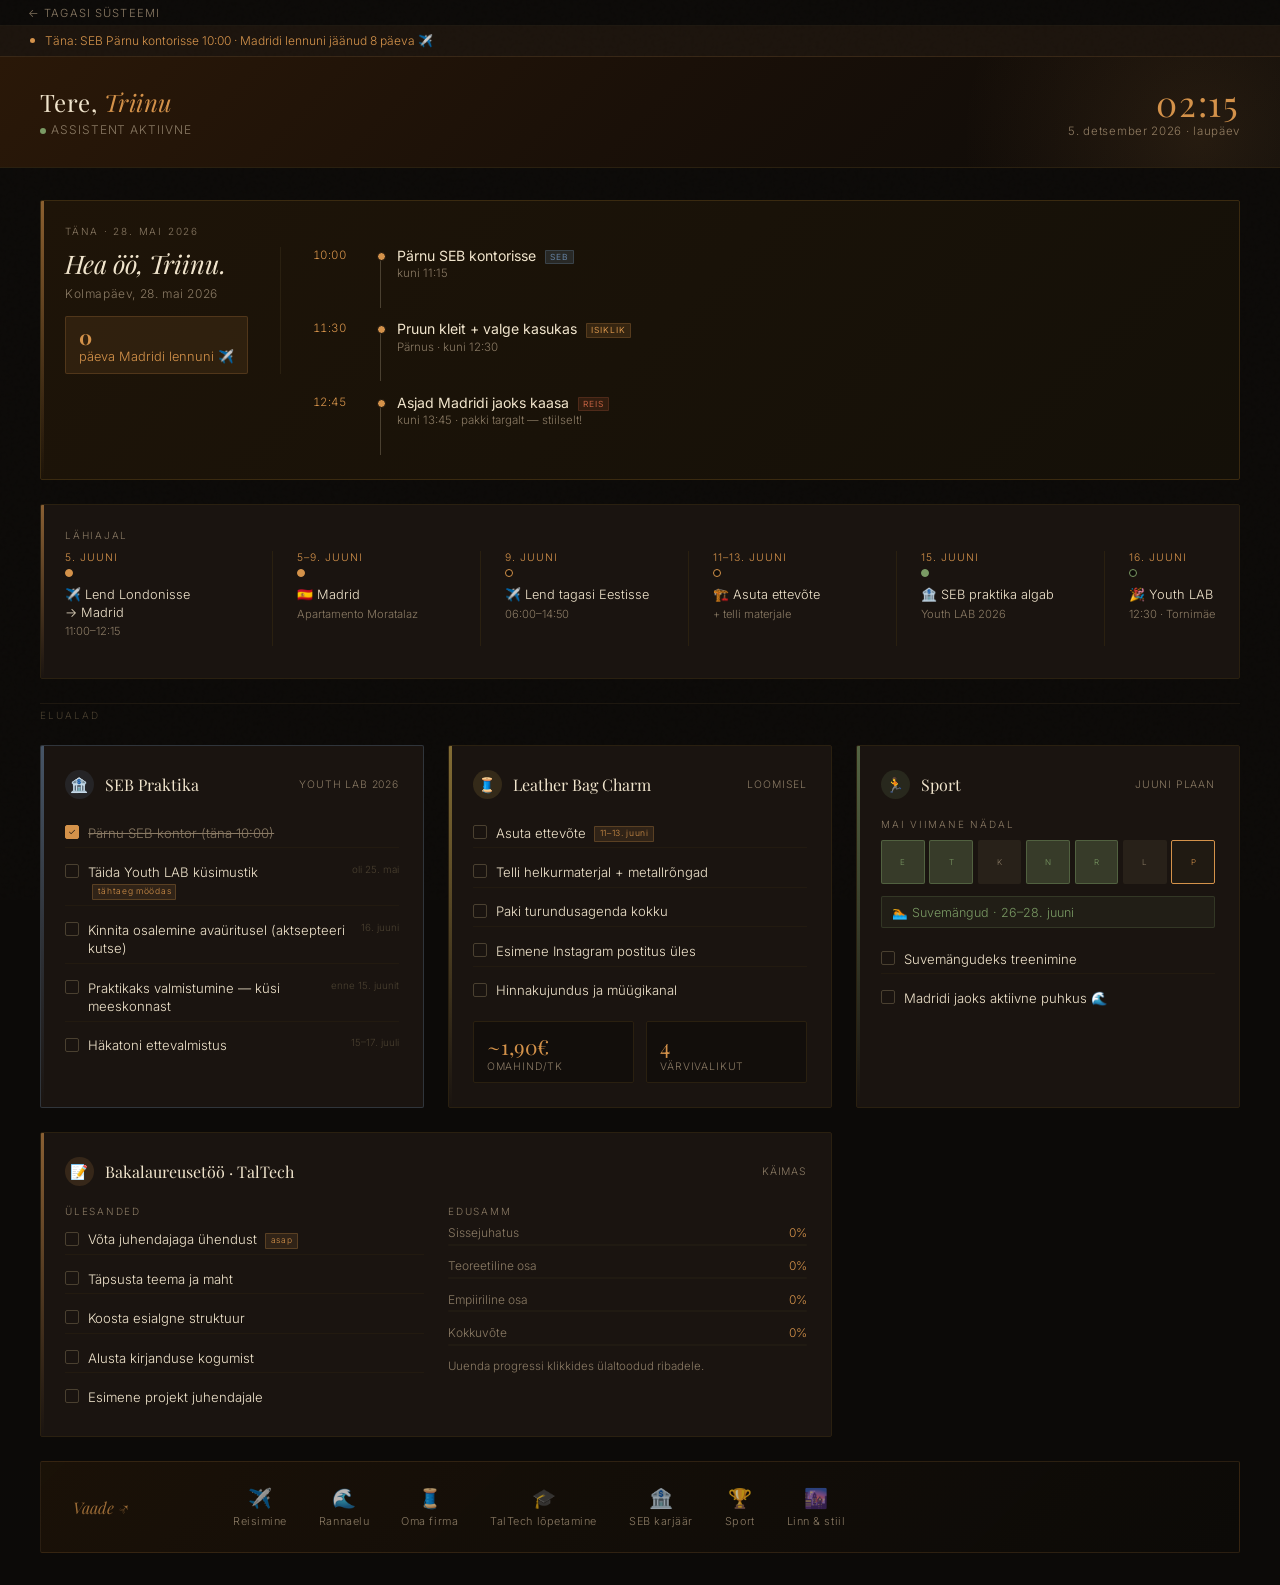
<file: assistend.html>
<!DOCTYPE html>
<html lang="et">
<head>
    <meta charset="UTF-8">
    <meta name="viewport" content="width=device-width, initial-scale=1.0">
    <title>Triinu · Assistent</title>
    <style>
        @import url('https://fonts.googleapis.com/css2?family=Playfair+Display:ital,wght@0,400;0,600;1,400&family=Inter:wght@300;400;500&display=swap');

        :root {
            --bg: #0c0a08;
            --bg2: #141008;
            --card: #1a1410;
            --card2: #201a12;
            --amber: #d4924a;
            --gold: #c9a84c;
            --cream: #f0e4cc;
            --muted: #8a7a64;
            --dim: #4a4030;
            --red: #c06040;
            --green: #7a9a64;
            --blue: #6480a0;
        }

        * { box-sizing: border-box; margin: 0; padding: 0; }

        body {
            background: var(--bg);
            color: var(--cream);
            font-family: 'Inter', sans-serif;
            font-weight: 300;
            min-height: 100vh;
            padding: 0;
        }

        /* subtle noise texture overlay */
        body::before {
            content: '';
            position: fixed;
            inset: 0;
            background-image: url("data:image/svg+xml,%3Csvg viewBox='0 0 256 256' xmlns='http://www.w3.org/2000/svg'%3E%3Cfilter id='noise'%3E%3CfeTurbulence type='fractalNoise' baseFrequency='0.9' numOctaves='4' stitchTiles='stitch'/%3E%3C/filter%3E%3Crect width='100%25' height='100%25' filter='url(%23noise)' opacity='0.04'/%3E%3C/svg%3E");
            pointer-events: none;
            z-index: 0;
            opacity: 0.4;
        }

        /* gradient top bar */
        .topbar {
            background: linear-gradient(135deg, #2a1808 0%, #1a1008 50%, #0c0a08 100%);
            border-bottom: 1px solid #2a2010;
            padding: 1.8em 2.5em;
            display: flex;
            justify-content: space-between;
            align-items: center;
            position: relative;
            overflow: hidden;
        }

        .topbar::after {
            content: '';
            position: absolute;
            right: -10em;
            top: -10em;
            width: 30em;
            height: 30em;
            background: radial-gradient(circle, rgba(212,146,74,0.12) 0%, transparent 70%);
            pointer-events: none;
        }

        .topbar-left h1 {
            font-family: 'Playfair Display', serif;
            font-size: 1.5em;
            font-weight: 400;
            color: var(--cream);
            letter-spacing: 0.02em;
        }

        .topbar-left h1 span {
            color: var(--amber);
            font-style: italic;
        }

        .topbar-left p {
            font-size: 0.75em;
            color: var(--muted);
            margin-top: 0.3em;
            letter-spacing: 0.08em;
            text-transform: uppercase;
        }

        .topbar-right {
            text-align: right;
        }

        .live-time {
            font-family: 'Playfair Display', serif;
            font-size: 2.2em;
            color: var(--amber);
            letter-spacing: 0.05em;
            line-height: 1;
        }

        .live-date {
            font-size: 0.72em;
            color: var(--muted);
            margin-top: 0.3em;
            letter-spacing: 0.06em;
        }

        .status-dot {
            display: inline-block;
            width: 6px;
            height: 6px;
            border-radius: 50%;
            background: var(--green);
            margin-right: 0.4em;
            animation: pulse-green 2s infinite;
        }

        @keyframes pulse-green {
            0%, 100% { opacity: 1; box-shadow: 0 0 0 0 rgba(122,154,100,0.4); }
            50% { opacity: 0.7; box-shadow: 0 0 0 4px rgba(122,154,100,0); }
        }

        /* main layout */
        .main {
            padding: 2em 2.5em;
            display: grid;
            grid-template-columns: 1fr 1fr 1fr;
            grid-template-rows: auto auto auto;
            gap: 1.5em;
            max-width: 1400px;
            margin: 0 auto;
            position: relative;
            z-index: 1;
        }

        /* cards */
        .card {
            background: var(--card);
            border: 1px solid #2a2010;
            border-radius: 2px;
            padding: 1.5em;
            position: relative;
            overflow: hidden;
        }

        .card::before {
            content: '';
            position: absolute;
            top: 0; left: 0;
            width: 3px; height: 100%;
            background: linear-gradient(to bottom, var(--amber), transparent);
            opacity: 0.6;
        }

        .card.green::before { background: linear-gradient(to bottom, var(--green), transparent); }
        .card.blue::before { background: linear-gradient(to bottom, var(--blue), transparent); }
        .card.red::before { background: linear-gradient(to bottom, var(--red), transparent); }
        .card.gold::before { background: linear-gradient(to bottom, var(--gold), transparent); }

        .card-label {
            font-size: 0.62em;
            letter-spacing: 0.18em;
            text-transform: uppercase;
            color: var(--muted);
            margin-bottom: 1em;
        }

        .card h2 {
            font-family: 'Playfair Display', serif;
            font-weight: 400;
            font-size: 1.1em;
            color: var(--cream);
            margin-bottom: 1em;
        }

        /* TODAY section - full width */
        .card.today {
            grid-column: 1 / -1;
            background: linear-gradient(135deg, #1e1408 0%, #141008 100%);
            border-color: #3a2a10;
        }

        .today-inner {
            display: grid;
            grid-template-columns: auto 1fr;
            gap: 2em;
            align-items: start;
        }

        .today-greeting {
            border-right: 1px solid #2a2010;
            padding-right: 2em;
        }

        .today-greeting .greeting-text {
            font-family: 'Playfair Display', serif;
            font-size: 1.6em;
            font-style: italic;
            color: var(--cream);
            line-height: 1.3;
        }

        .today-greeting .date-big {
            font-size: 0.75em;
            color: var(--muted);
            margin-top: 0.5em;
            letter-spacing: 0.05em;
        }

        .today-greeting .madrid-countdown {
            margin-top: 1.2em;
            background: rgba(212,146,74,0.1);
            border: 1px solid rgba(212,146,74,0.2);
            border-radius: 2px;
            padding: 0.7em 1em;
            font-size: 0.8em;
            color: var(--amber);
        }

        .today-greeting .madrid-countdown strong {
            display: block;
            font-size: 1.6em;
            font-family: 'Playfair Display', serif;
            line-height: 1.1;
        }

        /* timeline events */
        .events-list {
            display: flex;
            flex-direction: column;
            gap: 0.8em;
        }

        .event-item {
            display: flex;
            align-items: flex-start;
            gap: 1em;
        }

        .event-time {
            font-size: 0.72em;
            color: var(--amber);
            letter-spacing: 0.05em;
            min-width: 4.5em;
            padding-top: 0.1em;
            font-variant-numeric: tabular-nums;
        }

        .event-bar {
            width: 1px;
            background: var(--dim);
            position: relative;
            min-height: 3.5em;
            margin-top: 0.3em;
        }

        .event-bar::before {
            content: '';
            position: absolute;
            top: 0; left: -3px;
            width: 7px; height: 7px;
            border-radius: 50%;
            background: var(--amber);
            border: 1px solid var(--bg);
        }

        .event-content {
            flex: 1;
        }

        .event-title {
            font-size: 0.88em;
            color: var(--cream);
            font-weight: 400;
            margin-bottom: 0.15em;
        }

        .event-sub {
            font-size: 0.72em;
            color: var(--muted);
        }

        .event-tag {
            display: inline-block;
            font-size: 0.6em;
            letter-spacing: 0.12em;
            text-transform: uppercase;
            padding: 0.15em 0.5em;
            border-radius: 1px;
            margin-left: 0.5em;
            vertical-align: middle;
        }

        .tag-seb { background: rgba(100,128,160,0.2); color: var(--blue); border: 1px solid rgba(100,128,160,0.3); }
        .tag-isik { background: rgba(212,146,74,0.15); color: var(--amber); border: 1px solid rgba(212,146,74,0.2); }
        .tag-firma { background: rgba(201,168,76,0.15); color: var(--gold); border: 1px solid rgba(201,168,76,0.2); }
        .tag-reisi { background: rgba(192,96,64,0.15); color: var(--red); border: 1px solid rgba(192,96,64,0.2); }

        /* TIMELINE - upcoming */
        .card.timeline {
            grid-column: 1 / -1;
        }

        .timeline-scroll {
            display: flex;
            gap: 0;
            overflow-x: auto;
            padding-bottom: 0.5em;
        }

        .timeline-scroll::-webkit-scrollbar { height: 2px; }
        .timeline-scroll::-webkit-scrollbar-track { background: var(--bg2); }
        .timeline-scroll::-webkit-scrollbar-thumb { background: var(--dim); }

        .tl-item {
            min-width: 13em;
            border-right: 1px solid #2a2010;
            padding: 0 1.5em 0.5em;
            position: relative;
        }

        .tl-item:first-child { padding-left: 0; }

        .tl-date {
            font-size: 0.65em;
            color: var(--amber);
            letter-spacing: 0.1em;
            text-transform: uppercase;
            margin-bottom: 0.5em;
        }

        .tl-dot {
            width: 8px; height: 8px;
            border-radius: 50%;
            border: 1px solid var(--amber);
            background: var(--bg);
            margin-bottom: 0.6em;
            position: relative;
        }

        .tl-dot.filled { background: var(--amber); }
        .tl-dot.green-dot { border-color: var(--green); }
        .tl-dot.green-dot.filled { background: var(--green); }

        .tl-event {
            font-size: 0.8em;
            color: var(--cream);
            line-height: 1.4;
        }

        .tl-sub {
            font-size: 0.7em;
            color: var(--muted);
            margin-top: 0.2em;
        }

        /* AREA CARDS */
        .card.seb { border-color: rgba(100,128,160,0.3); }
        .card.seb::before { background: linear-gradient(to bottom, var(--blue), transparent); }

        .card.firma::before { background: linear-gradient(to bottom, var(--gold), transparent); }

        .area-header {
            display: flex;
            align-items: center;
            gap: 0.7em;
            margin-bottom: 1.2em;
        }

        .area-icon {
            width: 2em; height: 2em;
            border-radius: 50%;
            display: flex; align-items: center; justify-content: center;
            font-size: 0.9em;
        }

        .icon-seb { background: rgba(100,128,160,0.15); color: var(--blue); }
        .icon-firma { background: rgba(201,168,76,0.15); color: var(--gold); }
        .icon-sport { background: rgba(122,154,100,0.15); color: var(--green); }
        .icon-baka { background: rgba(212,146,74,0.15); color: var(--amber); }

        .area-title {
            font-family: 'Playfair Display', serif;
            font-size: 1em;
            color: var(--cream);
        }

        .area-status {
            font-size: 0.65em;
            color: var(--muted);
            margin-left: auto;
            letter-spacing: 0.08em;
            text-transform: uppercase;
        }

        /* task list */
        .task-list {
            display: flex;
            flex-direction: column;
            gap: 0.6em;
        }

        .task-item {
            display: flex;
            align-items: flex-start;
            gap: 0.7em;
            font-size: 0.82em;
            color: var(--cream);
            line-height: 1.4;
            cursor: pointer;
            padding: 0.4em 0;
            border-bottom: 1px solid rgba(42,32,16,0.5);
            transition: color 0.2s;
        }

        .task-item:last-child { border-bottom: none; }

        .task-item:hover { color: var(--amber); }

        .task-check {
            width: 14px; height: 14px;
            border: 1px solid var(--dim);
            border-radius: 2px;
            flex-shrink: 0;
            margin-top: 0.1em;
            transition: all 0.2s;
            position: relative;
        }

        .task-check.done {
            background: var(--amber);
            border-color: var(--amber);
        }

        .task-check.done::after {
            content: '✓';
            position: absolute;
            color: var(--bg);
            font-size: 9px;
            top: 50%; left: 50%;
            transform: translate(-50%, -50%);
        }

        .task-text { flex: 1; }
        .task-text.done-text { text-decoration: line-through; color: var(--muted); }

        .task-date {
            font-size: 0.75em;
            color: var(--dim);
            flex-shrink: 0;
        }

        /* metric mini */
        .mini-metrics {
            display: grid;
            grid-template-columns: 1fr 1fr;
            gap: 0.8em;
            margin-top: 1em;
        }

        .mini-metric {
            background: rgba(0,0,0,0.3);
            border: 1px solid #2a2010;
            padding: 0.6em 0.8em;
            border-radius: 2px;
        }

        .mini-metric .val {
            font-family: 'Playfair Display', serif;
            font-size: 1.3em;
            color: var(--amber);
        }

        .mini-metric .lbl {
            font-size: 0.65em;
            color: var(--muted);
            text-transform: uppercase;
            letter-spacing: 0.08em;
        }

        /* progress bar */
        .progress-row {
            margin-bottom: 0.8em;
        }

        .progress-label {
            display: flex;
            justify-content: space-between;
            font-size: 0.75em;
            color: var(--muted);
            margin-bottom: 0.3em;
        }

        .progress-label span:last-child { color: var(--amber); }

        .progress-track {
            height: 2px;
            background: var(--card2);
            border-radius: 1px;
            overflow: hidden;
        }

        .progress-fill {
            height: 100%;
            background: linear-gradient(to right, var(--amber), var(--gold));
            border-radius: 1px;
            transition: width 1s ease;
        }

        /* sport */
        .workout-grid {
            display: grid;
            grid-template-columns: repeat(7, 1fr);
            gap: 0.3em;
            margin-top: 0.5em;
        }

        .day-dot {
            aspect-ratio: 1;
            border-radius: 2px;
            background: var(--card2);
            display: flex; align-items: center; justify-content: center;
            font-size: 0.5em;
            color: var(--muted);
        }

        .day-dot.done { background: rgba(122,154,100,0.3); color: var(--green); border: 1px solid rgba(122,154,100,0.4); }
        .day-dot.today-dot { border: 1px solid var(--amber); color: var(--amber); }
        .day-dot.rest { background: rgba(74,64,48,0.3); }

        .sport-next {
            margin-top: 1em;
            background: rgba(122,154,100,0.08);
            border: 1px solid rgba(122,154,100,0.2);
            border-radius: 2px;
            padding: 0.6em 0.8em;
            font-size: 0.78em;
            color: var(--green);
        }

        /* vision footer */
        .vision-strip {
            grid-column: 1 / -1;
            border: 1px solid rgba(212,146,74,0.15);
            background: linear-gradient(135deg, rgba(30,20,8,0.8), rgba(12,10,8,0.9));
            border-radius: 2px;
            padding: 1.5em 2em;
            display: flex;
            align-items: center;
            justify-content: space-between;
            gap: 2em;
        }

        .vision-title {
            font-family: 'Playfair Display', serif;
            font-style: italic;
            font-size: 1em;
            color: var(--amber);
            opacity: 0.7;
            min-width: 8em;
        }

        .vision-goals {
            display: flex;
            gap: 2em;
            flex: 1;
        }

        .vision-goal {
            display: flex;
            flex-direction: column;
            align-items: center;
            gap: 0.3em;
            text-align: center;
        }

        .vision-goal .vg-icon {
            font-size: 1.2em;
            opacity: 0.7;
        }

        .vision-goal .vg-text {
            font-size: 0.68em;
            color: var(--muted);
            letter-spacing: 0.05em;
        }

        /* scrollbar global */
        ::-webkit-scrollbar { width: 4px; }
        ::-webkit-scrollbar-track { background: var(--bg2); }
        ::-webkit-scrollbar-thumb { background: var(--dim); }

        /* notification banner */
        .notif {
            background: rgba(212,146,74,0.08);
            border-bottom: 1px solid rgba(212,146,74,0.15);
            padding: 0.6em 2.5em;
            font-size: 0.75em;
            color: var(--amber);
            display: flex;
            align-items: center;
            gap: 0.8em;
        }

        .notif-dot { width: 5px; height: 5px; border-radius: 50%; background: var(--amber); flex-shrink: 0; }

        /* section divider label */
        .section-label {
            grid-column: 1 / -1;
            font-size: 0.62em;
            letter-spacing: 0.2em;
            text-transform: uppercase;
            color: var(--dim);
            padding: 0.5em 0 0;
            border-top: 1px solid #1e1810;
        }

        /* highlight badge */
        .badge {
            display: inline-block;
            background: rgba(212,146,74,0.12);
            border: 1px solid rgba(212,146,74,0.25);
            color: var(--amber);
            font-size: 0.65em;
            letter-spacing: 0.08em;
            padding: 0.1em 0.5em;
            border-radius: 1px;
            margin-left: 0.5em;
            vertical-align: middle;
        }

        .badge.green { background: rgba(122,154,100,0.12); border-color: rgba(122,154,100,0.25); color: var(--green); }
    </style>
</head>

<body>

    <!-- back nav -->
    <div style="background:#0c0a08; border-bottom:1px solid #1e1810; padding:0.5em 2.5em; font-size:0.7em;">
        <a href="hub.html" style="color:#8a7a64; text-decoration:none; letter-spacing:0.1em; text-transform:uppercase;">← Tagasi süsteemi</a>
    </div>

    <!-- notification banner -->
    <div class="notif">
        <div class="notif-dot"></div>
        Täna: SEB Pärnu kontorisse 10:00 · Madridi lennuni jäänud 8 päeva ✈️
    </div>

    <!-- top header -->
    <div class="topbar">
        <div class="topbar-left">
            <h1>Tere, <span>Triinu</span></h1>
            <p><span class="status-dot"></span>Assistent aktiivne</p>
        </div>
        <div class="topbar-right">
            <div class="live-time" id="clock">--:--</div>
            <div class="live-date" id="dateDisplay">28. mai 2026 · kolmapäev</div>
        </div>
    </div>

    <div class="main">

        <!-- TODAY - full width -->
        <div class="card today">
            <div class="card-label">Täna · 28. mai 2026</div>
            <div class="today-inner">
                <div class="today-greeting">
                    <div class="greeting-text" id="greeting">Tere hommikust.</div>
                    <div class="date-big">Kolmapäev, 28. mai 2026</div>
                    <div class="madrid-countdown">
                        <strong id="countdown">8</strong>
                        päeva Madridi lennuni ✈️
                    </div>
                </div>
                <div class="events-list">
                    <div class="event-item">
                        <div class="event-time">10:00</div>
                        <div class="event-bar"></div>
                        <div class="event-content">
                            <div class="event-title">Pärnu SEB kontorisse <span class="event-tag tag-seb">SEB</span></div>
                            <div class="event-sub">kuni 11:15</div>
                        </div>
                    </div>
                    <div class="event-item">
                        <div class="event-time">11:30</div>
                        <div class="event-bar"></div>
                        <div class="event-content">
                            <div class="event-title">Pruun kleit + valge kasukas <span class="event-tag tag-isik">Isiklik</span></div>
                            <div class="event-sub">Pärnus · kuni 12:30</div>
                        </div>
                    </div>
                    <div class="event-item">
                        <div class="event-time">12:45</div>
                        <div class="event-bar"></div>
                        <div class="event-content">
                            <div class="event-title">Asjad Madridi jaoks kaasa <span class="event-tag tag-reisi">Reis</span></div>
                            <div class="event-sub">kuni 13:45 · pakki targalt — stiilselt!</div>
                        </div>
                    </div>
                </div>
            </div>
        </div>

        <!-- UPCOMING TIMELINE -->
        <div class="card timeline">
            <div class="card-label">Lähiajal</div>
            <div class="timeline-scroll">
                <div class="tl-item">
                    <div class="tl-date">5. juuni</div>
                    <div class="tl-dot filled"></div>
                    <div class="tl-event">✈️ Lend Londonisse<br>→ Madrid</div>
                    <div class="tl-sub">11:00–12:15</div>
                </div>
                <div class="tl-item">
                    <div class="tl-date">5–9. juuni</div>
                    <div class="tl-dot filled"></div>
                    <div class="tl-event">🇪🇸 Madrid</div>
                    <div class="tl-sub">Apartamento Moratalaz</div>
                </div>
                <div class="tl-item">
                    <div class="tl-date">9. juuni</div>
                    <div class="tl-dot"></div>
                    <div class="tl-event">✈️ Lend tagasi Eestisse</div>
                    <div class="tl-sub">06:00–14:50</div>
                </div>
                <div class="tl-item">
                    <div class="tl-date">11–13. juuni</div>
                    <div class="tl-dot"></div>
                    <div class="tl-event">🏗️ Asuta ettevõte</div>
                    <div class="tl-sub">+ telli materjale</div>
                </div>
                <div class="tl-item">
                    <div class="tl-date">15. juuni</div>
                    <div class="tl-dot green-dot filled"></div>
                    <div class="tl-event">🏦 SEB praktika algab</div>
                    <div class="tl-sub">Youth LAB 2026</div>
                </div>
                <div class="tl-item">
                    <div class="tl-date">16. juuni</div>
                    <div class="tl-dot green-dot"></div>
                    <div class="tl-event">🎉 Youth LAB avaüritus</div>
                    <div class="tl-sub">12:30 · Tornimäe 2</div>
                </div>
                <div class="tl-item">
                    <div class="tl-date">15–17. juuli</div>
                    <div class="tl-dot green-dot"></div>
                    <div class="tl-event">💡 SEB Häkaton</div>
                    <div class="tl-sub">Youth LAB</div>
                </div>
                <div class="tl-item">
                    <div class="tl-date">26–28. juuni</div>
                    <div class="tl-dot"></div>
                    <div class="tl-event">🏃 Suvemängud</div>
                    <div class="tl-sub"> </div>
                </div>
                <div class="tl-item">
                    <div class="tl-date">19. august</div>
                    <div class="tl-dot green-dot"></div>
                    <div class="tl-event">🎓 Youth LAB lõpuüritus</div>
                    <div class="tl-sub">SEB</div>
                </div>
            </div>
        </div>

        <!-- section label -->
        <div class="section-label">Elualad</div>

        <!-- SEB -->
        <div class="card seb">
            <div class="area-header">
                <div class="area-icon icon-seb">🏦</div>
                <div class="area-title">SEB Praktika</div>
                <div class="area-status">Youth LAB 2026</div>
            </div>
            <div class="task-list">
                <div class="task-item" onclick="toggleTask(this)">
                    <div class="task-check done"></div>
                    <div class="task-text done-text">Pärnu SEB kontor (täna 10:00)</div>
                </div>
                <div class="task-item" onclick="toggleTask(this)">
                    <div class="task-check"></div>
                    <div class="task-text">Täida Youth LAB küsimustik <span class="badge">tähtaeg möödas</span></div>
                    <div class="task-date">oli 25. mai</div>
                </div>
                <div class="task-item" onclick="toggleTask(this)">
                    <div class="task-check"></div>
                    <div class="task-text">Kinnita osalemine avaüritusel (aktsepteeri kutse)</div>
                    <div class="task-date">16. juuni</div>
                </div>
                <div class="task-item" onclick="toggleTask(this)">
                    <div class="task-check"></div>
                    <div class="task-text">Praktikaks valmistumine — küsi meeskonnast</div>
                    <div class="task-date">enne 15. juunit</div>
                </div>
                <div class="task-item" onclick="toggleTask(this)">
                    <div class="task-check"></div>
                    <div class="task-text">Häkatoni ettevalmistus</div>
                    <div class="task-date">15–17. juuli</div>
                </div>
            </div>
        </div>

        <!-- FIRMA -->
        <div class="card firma">
            <div class="area-header">
                <div class="area-icon icon-firma">🧵</div>
                <div class="area-title">Leather Bag Charm</div>
                <div class="area-status">Loomisel</div>
            </div>
            <div class="task-list">
                <div class="task-item" onclick="toggleTask(this)">
                    <div class="task-check"></div>
                    <div class="task-text">Asuta ettevõte <span class="badge">11–13. juuni</span></div>
                </div>
                <div class="task-item" onclick="toggleTask(this)">
                    <div class="task-check"></div>
                    <div class="task-text">Telli helkurmaterjal + metallrõngad</div>
                </div>
                <div class="task-item" onclick="toggleTask(this)">
                    <div class="task-check"></div>
                    <div class="task-text">Paki turundusagenda kokku</div>
                </div>
                <div class="task-item" onclick="toggleTask(this)">
                    <div class="task-check"></div>
                    <div class="task-text">Esimene Instagram postitus üles</div>
                </div>
                <div class="task-item" onclick="toggleTask(this)">
                    <div class="task-check"></div>
                    <div class="task-text">Hinnakujundus ja müügikanal</div>
                </div>
            </div>
            <div class="mini-metrics">
                <div class="mini-metric">
                    <div class="val">~1,90€</div>
                    <div class="lbl">omahind/tk</div>
                </div>
                <div class="mini-metric">
                    <div class="val">4</div>
                    <div class="lbl">värvivalikut</div>
                </div>
            </div>
        </div>

        <!-- SPORT -->
        <div class="card green">
            <div class="area-header">
                <div class="area-icon icon-sport">🏃</div>
                <div class="area-title">Sport</div>
                <div class="area-status">Juuni plaan</div>
            </div>
            <div class="card-label">Mai viimane nädal</div>
            <div class="workout-grid">
                <div class="day-dot done">E</div>
                <div class="day-dot done">T</div>
                <div class="day-dot rest">K</div>
                <div class="day-dot done">N</div>
                <div class="day-dot done">R</div>
                <div class="day-dot rest">L</div>
                <div class="day-dot today-dot">P</div>
            </div>
            <div class="sport-next">
                🏊 Suvemängud · 26–28. juuni
            </div>
            <div class="task-list" style="margin-top:1em">
                <div class="task-item" onclick="toggleTask(this)">
                    <div class="task-check"></div>
                    <div class="task-text">Suvemängudeks treenimine</div>
                </div>
                <div class="task-item" onclick="toggleTask(this)">
                    <div class="task-check"></div>
                    <div class="task-text">Madridi jaoks aktiivne puhkus 🌊</div>
                </div>
            </div>
        </div>

        <!-- BAKATÖÖ -->
        <div class="card" style="grid-column: 1 / span 2">
            <div class="area-header">
                <div class="area-icon icon-baka">📝</div>
                <div class="area-title">Bakalaureusetöö · TalTech</div>
                <div class="area-status">Käimas</div>
            </div>
            <div style="display:grid; grid-template-columns:1fr 1fr; gap:1.5em">
                <div>
                    <div class="card-label" style="margin-bottom:0.8em">Ülesanded</div>
                    <div class="task-list">
                        <div class="task-item" onclick="toggleTask(this)">
                            <div class="task-check"></div>
                            <div class="task-text">Võta juhendajaga ühendust <span class="badge">asap</span></div>
                        </div>
                        <div class="task-item" onclick="toggleTask(this)">
                            <div class="task-check"></div>
                            <div class="task-text">Täpsusta teema ja maht</div>
                        </div>
                        <div class="task-item" onclick="toggleTask(this)">
                            <div class="task-check"></div>
                            <div class="task-text">Koosta esialgne struktuur</div>
                        </div>
                        <div class="task-item" onclick="toggleTask(this)">
                            <div class="task-check"></div>
                            <div class="task-text">Alusta kirjanduse kogumist</div>
                        </div>
                        <div class="task-item" onclick="toggleTask(this)">
                            <div class="task-check"></div>
                            <div class="task-text">Esimene projekt juhendajale</div>
                        </div>
                    </div>
                </div>
                <div>
                    <div class="card-label" style="margin-bottom:0.8em">Edusamm</div>
                    <div class="progress-row">
                        <div class="progress-label"><span>Sissejuhatus</span><span>0%</span></div>
                        <div class="progress-track"><div class="progress-fill" style="width:0%"></div></div>
                    </div>
                    <div class="progress-row">
                        <div class="progress-label"><span>Teoreetiline osa</span><span>0%</span></div>
                        <div class="progress-track"><div class="progress-fill" style="width:0%"></div></div>
                    </div>
                    <div class="progress-row">
                        <div class="progress-label"><span>Empiiriline osa</span><span>0%</span></div>
                        <div class="progress-track"><div class="progress-fill" style="width:0%"></div></div>
                    </div>
                    <div class="progress-row">
                        <div class="progress-label"><span>Kokkuvõte</span><span>0%</span></div>
                        <div class="progress-track"><div class="progress-fill" style="width:0%"></div></div>
                    </div>
                    <div style="font-size:0.72em; color:var(--muted); margin-top:1em">
                        Uuenda progressi klikkides ülaltoodud ribadele.
                    </div>
                </div>
            </div>
        </div>

        <!-- VISION STRIP -->
        <div class="vision-strip">
            <div class="vision-title">Vaade ↗</div>
            <div class="vision-goals">
                <div class="vision-goal">
                    <div class="vg-icon">✈️</div>
                    <div class="vg-text">Reisimine</div>
                </div>
                <div class="vision-goal">
                    <div class="vg-icon">🌊</div>
                    <div class="vg-text">Rannaelu</div>
                </div>
                <div class="vision-goal">
                    <div class="vg-icon">🧵</div>
                    <div class="vg-text">Oma firma</div>
                </div>
                <div class="vision-goal">
                    <div class="vg-icon">🎓</div>
                    <div class="vg-text">TalTech lõpetamine</div>
                </div>
                <div class="vision-goal">
                    <div class="vg-icon">🏦</div>
                    <div class="vg-text">SEB karjäär</div>
                </div>
                <div class="vision-goal">
                    <div class="vg-icon">🏆</div>
                    <div class="vg-text">Sport</div>
                </div>
                <div class="vision-goal">
                    <div class="vg-icon">🌆</div>
                    <div class="vg-text">Linn & stiil</div>
                </div>
            </div>
        </div>

    </div><!-- /main -->

    <script>
        // live clock
        function updateClock() {
            const now = new Date();
            const h = String(now.getHours()).padStart(2,'0');
            const m = String(now.getMinutes()).padStart(2,'0');
            document.getElementById('clock').textContent = h + ':' + m;

            const days = ['pühapäev','esmaspäev','teisipäev','kolmapäev','neljapäev','reede','laupäev'];
            const months = ['jaanuar','veebruar','märts','aprill','mai','juuni','juuli','august','september','oktoober','november','detsember'];
            const d = now.getDate();
            const mo = months[now.getMonth()];
            const day = days[now.getDay()];
            document.getElementById('dateDisplay').textContent = d + '. ' + mo + ' ' + now.getFullYear() + ' · ' + day;
        }

        // greeting by time
        function updateGreeting() {
            const h = new Date().getHours();
            let txt = 'Tere!';
            if (h >= 5 && h < 12) txt = 'Tere hommikust.';
            else if (h >= 12 && h < 17) txt = 'Tere päevast.';
            else if (h >= 17 && h < 22) txt = 'Tere õhtust.';
            else txt = 'Hea öö, Triinu.';
            document.getElementById('greeting').textContent = txt;
        }

        // countdown to Madrid (June 5, 2026)
        function updateCountdown() {
            const now = new Date();
            const madrid = new Date('2026-06-05T11:00:00+03:00');
            const diff = madrid - now;
            const days = Math.max(0, Math.ceil(diff / (1000*60*60*24)));
            document.getElementById('countdown').textContent = days;
        }

        // task toggle
        function toggleTask(item) {
            const check = item.querySelector('.task-check');
            const text = item.querySelector('.task-text');
            check.classList.toggle('done');
            text.classList.toggle('done-text');
        }

        updateClock();
        updateGreeting();
        updateCountdown();
        setInterval(updateClock, 1000);
    </script>
</body>
</html>
</file>
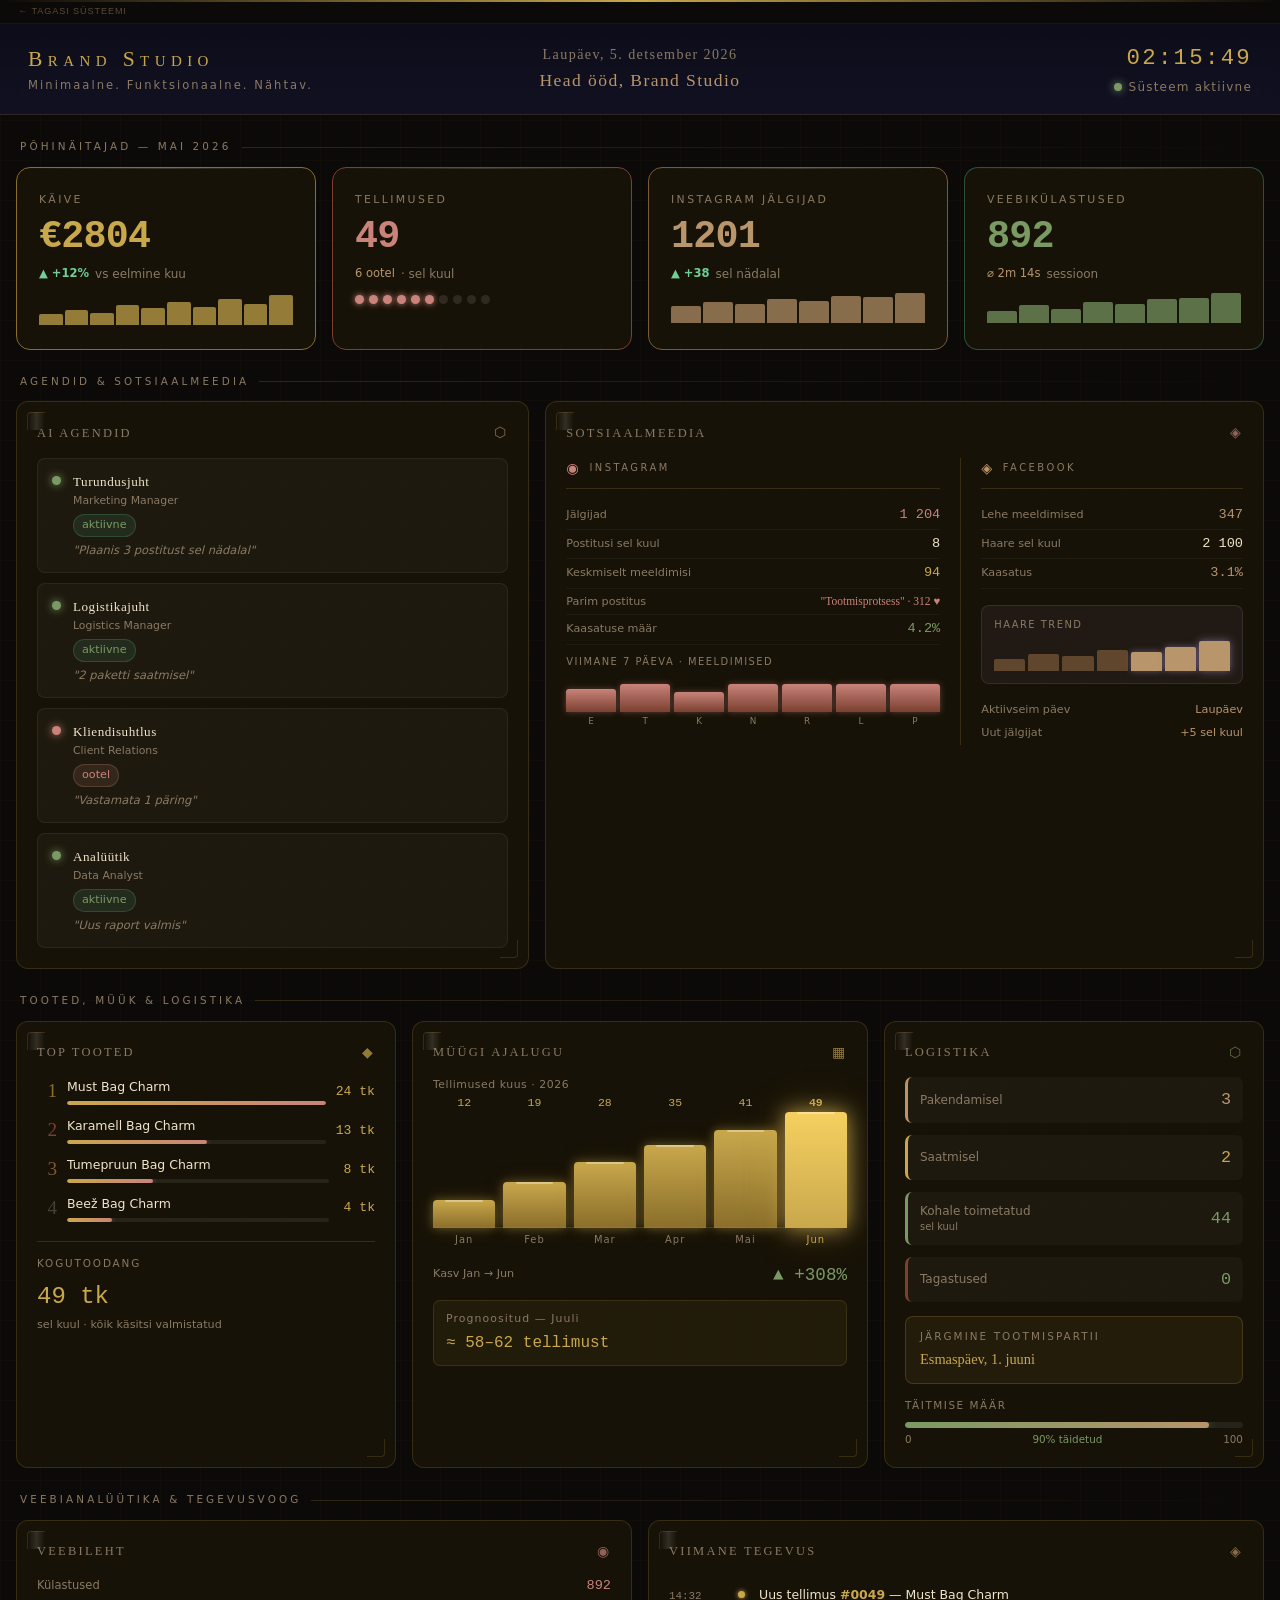
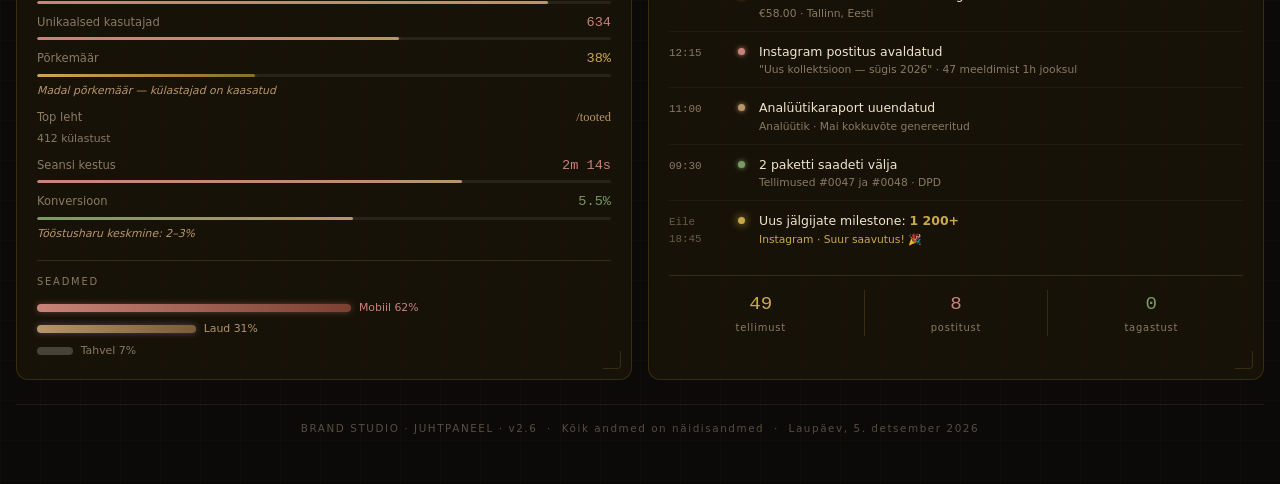
<file: dashboard.html>
<!DOCTYPE html>
<html lang="et">
<head>
<meta charset="UTF-8">
<meta name="viewport" content="width=device-width, initial-scale=1.0">
<title>Brand Studio — Juhtpaneel</title>
<style>
  /* ─── Reset & Base ─────────────────────────────────────────────────────── */
  *, *::before, *::after { box-sizing: border-box; margin: 0; padding: 0; }

  :root {
    --bg:        #0c0a08;
    --bg2:       #141008;
    --bg3:       #1a1410;
    --gold:      #c9a84c;
    --gold-dim:  #8a6e2a;
    --rose:      #c9837a;
    --rose-dim:  #7a4030;
    --lav:       #b8956a;
    --lav-dim:   #7a5a38;
    --green:     #7a9a64;
    --text:      #f0e4cc;
    --text-dim:  #8a7a64;
    --border:    rgba(201,168,76,0.18);
    --card-bg:   rgba(26,20,8,0.85);
  }

  html { scroll-behavior: smooth; }

  body {
    background-color: var(--bg);
    color: var(--text);
    font-family: 'Segoe UI', system-ui, -apple-system, sans-serif;
    font-size: 13px;
    line-height: 1.5;
    min-height: 100vh;
    overflow-x: hidden;
    background-image:
      linear-gradient(rgba(212,160,80,0.025) 1px, transparent 1px),
      linear-gradient(90deg, rgba(212,160,80,0.025) 1px, transparent 1px);
    background-size: 40px 40px;
  }

  /* ─── Typography ────────────────────────────────────────────────────────── */
  .serif { font-family: Georgia, 'Times New Roman', serif; }
  .mono  { font-family: 'Courier New', Courier, monospace; }

  h1, h2, h3 { font-family: Georgia, serif; font-weight: 400; letter-spacing: 0.05em; }

  /* ─── Keyframes ─────────────────────────────────────────────────────────── */
  @keyframes pulse-gold {
    0%, 100% { box-shadow: 0 0 12px rgba(201,168,76,0.3), 0 0 30px rgba(201,168,76,0.1), inset 0 0 20px rgba(201,168,76,0.03); }
    50%       { box-shadow: 0 0 20px rgba(201,168,76,0.55), 0 0 50px rgba(201,168,76,0.2), inset 0 0 30px rgba(201,168,76,0.07); }
  }
  @keyframes pulse-rose {
    0%, 100% { box-shadow: 0 0 12px rgba(201,131,122,0.3), 0 0 30px rgba(201,131,122,0.1), inset 0 0 20px rgba(201,131,122,0.03); }
    50%       { box-shadow: 0 0 20px rgba(201,131,122,0.55), 0 0 50px rgba(201,131,122,0.2), inset 0 0 30px rgba(201,131,122,0.07); }
  }
  @keyframes pulse-lav {
    0%, 100% { box-shadow: 0 0 12px rgba(167,143,201,0.3), 0 0 30px rgba(167,143,201,0.1), inset 0 0 20px rgba(167,143,201,0.03); }
    50%       { box-shadow: 0 0 20px rgba(167,143,201,0.55), 0 0 50px rgba(167,143,201,0.2), inset 0 0 30px rgba(167,143,201,0.07); }
  }
  @keyframes pulse-green {
    0%, 100% { box-shadow: 0 0 12px rgba(76,175,130,0.3), 0 0 30px rgba(76,175,130,0.1), inset 0 0 20px rgba(76,175,130,0.03); }
    50%       { box-shadow: 0 0 20px rgba(76,175,130,0.55), 0 0 50px rgba(76,175,130,0.2), inset 0 0 30px rgba(76,175,130,0.07); }
  }
  @keyframes blink-dot {
    0%, 100% { opacity: 1; transform: scale(1); }
    50%       { opacity: 0.4; transform: scale(0.75); }
  }
  @keyframes glow-text {
    0%, 100% { text-shadow: 0 0 8px rgba(201,168,76,0.5); }
    50%       { text-shadow: 0 0 16px rgba(201,168,76,0.9), 0 0 30px rgba(201,168,76,0.4); }
  }
  @keyframes fadeInUp {
    from { opacity: 0; transform: translateY(20px); }
    to   { opacity: 1; transform: translateY(0); }
  }
  @keyframes scan-line {
    0%   { transform: translateY(-100%); opacity: 0; }
    10%  { opacity: 0.15; }
    90%  { opacity: 0.15; }
    100% { transform: translateY(100vh); opacity: 0; }
  }
  @keyframes shimmer {
    0%   { background-position: -200% center; }
    100% { background-position:  200% center; }
  }
  @keyframes bar-grow {
    from { height: 0; }
    to   { height: var(--h); }
  }

  /* ─── Scan line effect ───────────────────────────────────────────────────── */
  body::before {
    content: '';
    position: fixed;
    top: 0; left: 0; right: 0;
    height: 2px;
    background: linear-gradient(90deg, transparent, var(--gold), transparent);
    animation: scan-line 8s linear infinite;
    pointer-events: none;
    z-index: 9999;
  }

  /* ─── Layout wrapper ────────────────────────────────────────────────────── */
  .dashboard {
    max-width: 1600px;
    margin: 0 auto;
    padding: 0 16px 32px;
  }

  /* ─── Header ────────────────────────────────────────────────────────────── */
  .header {
    display: grid;
    grid-template-columns: 1fr auto 1fr;
    align-items: center;
    padding: 18px 28px;
    border-bottom: 1px solid var(--border);
    background: linear-gradient(180deg, rgba(13,13,26,0.98) 0%, rgba(22,22,52,0.6) 100%);
    position: sticky;
    top: 0;
    z-index: 100;
    backdrop-filter: blur(12px);
    margin-bottom: 24px;
  }

  .header-left .firm-name {
    font-family: Georgia, serif;
    font-variant: small-caps;
    font-size: 1.35rem;
    letter-spacing: 0.25em;
    color: var(--gold);
    animation: glow-text 3s ease-in-out infinite;
    display: block;
  }
  .header-left .tagline {
    font-size: 0.72rem;
    color: var(--text-dim);
    letter-spacing: 0.18em;
    margin-top: 2px;
  }

  .header-center {
    text-align: center;
  }
  .header-center .live-date {
    font-family: Georgia, serif;
    font-size: 0.88rem;
    color: var(--text-dim);
    letter-spacing: 0.1em;
  }
  .header-center .greeting {
    font-family: Georgia, serif;
    font-size: 1.1rem;
    color: var(--lav);
    letter-spacing: 0.08em;
    margin-top: 2px;
  }

  .header-right {
    text-align: right;
    display: flex;
    flex-direction: column;
    align-items: flex-end;
    gap: 3px;
  }
  .header-right .live-time {
    font-family: 'Courier New', monospace;
    font-size: 1.4rem;
    color: var(--gold);
    letter-spacing: 0.1em;
  }
  .status-badge {
    display: flex;
    align-items: center;
    gap: 7px;
    font-size: 0.75rem;
    color: var(--text-dim);
    letter-spacing: 0.1em;
  }
  .status-dot {
    width: 8px; height: 8px;
    border-radius: 50%;
    background: var(--green);
    box-shadow: 0 0 8px var(--green);
    animation: blink-dot 2s ease-in-out infinite;
    display: inline-block;
    flex-shrink: 0;
  }

  /* ─── Section label ─────────────────────────────────────────────────────── */
  .section-label {
    font-size: 0.65rem;
    letter-spacing: 0.3em;
    text-transform: uppercase;
    color: var(--text-dim);
    margin-bottom: 12px;
    padding-left: 4px;
    display: flex;
    align-items: center;
    gap: 10px;
  }
  .section-label::after {
    content: '';
    flex: 1;
    height: 1px;
    background: linear-gradient(90deg, var(--border), transparent);
  }

  /* ─── Generic card ──────────────────────────────────────────────────────── */
  .card {
    background: var(--card-bg);
    border: 1px solid var(--border);
    border-radius: 12px;
    padding: 20px;
    transition: transform 0.25s ease, box-shadow 0.25s ease;
    animation: fadeInUp 0.6s ease both;
    position: relative;
    overflow: hidden;
  }
  .card::before {
    content: '';
    position: absolute;
    top: 0; left: 0; right: 0;
    height: 1px;
    background: linear-gradient(90deg, transparent, rgba(255,255,255,0.12), transparent);
  }

  .card:hover {
    transform: translateY(-3px);
  }

  .card-title {
    font-family: Georgia, serif;
    font-size: 0.78rem;
    letter-spacing: 0.18em;
    text-transform: uppercase;
    color: var(--text-dim);
    margin-bottom: 14px;
    display: flex;
    align-items: center;
    justify-content: space-between;
  }
  .card-title-icon {
    font-size: 0.9rem;
    opacity: 0.7;
  }

  /* ─── Hero metric cards ─────────────────────────────────────────────────── */
  .row-hero {
    display: grid;
    grid-template-columns: repeat(4, 1fr);
    gap: 16px;
    margin-bottom: 24px;
  }

  .hero-card {
    padding: 24px 22px;
    border-radius: 14px;
    border: 1px solid;
    background: var(--card-bg);
    position: relative;
    overflow: hidden;
    transition: transform 0.25s ease;
    animation: fadeInUp 0.6s ease both;
  }
  .hero-card::before {
    content: '';
    position: absolute;
    top: 0; left: 0; right: 0;
    height: 1px;
    background: linear-gradient(90deg, transparent, rgba(255,255,255,0.15), transparent);
  }
  .hero-card:hover { transform: translateY(-4px) scale(1.01); }

  .hero-card.gold  { border-color: var(--gold-dim);  animation: pulse-gold  3s ease-in-out infinite, fadeInUp 0.6s ease both; }
  .hero-card.rose  { border-color: var(--rose-dim);  animation: pulse-rose  3s ease-in-out 0.4s infinite, fadeInUp 0.6s ease both; }
  .hero-card.lav   { border-color: var(--lav-dim);   animation: pulse-lav   3s ease-in-out 0.8s infinite, fadeInUp 0.6s ease both; }
  .hero-card.green { border-color: rgba(76,175,130,0.4); animation: pulse-green 3s ease-in-out 1.2s infinite, fadeInUp 0.6s ease both; }

  .hero-label {
    font-size: 0.68rem;
    letter-spacing: 0.22em;
    text-transform: uppercase;
    color: var(--text-dim);
    margin-bottom: 10px;
  }

  .hero-value {
    font-family: 'Courier New', monospace;
    font-size: 2.4rem;
    font-weight: 700;
    letter-spacing: -0.02em;
    line-height: 1;
    margin-bottom: 8px;
  }
  .hero-card.gold  .hero-value { color: var(--gold); }
  .hero-card.rose  .hero-value { color: var(--rose); }
  .hero-card.lav   .hero-value { color: var(--lav); }
  .hero-card.green .hero-value { color: var(--green); }

  .hero-sub {
    font-size: 0.75rem;
    color: var(--text-dim);
    display: flex;
    align-items: center;
    gap: 6px;
  }
  .badge-up   { color: #6fcf97; font-weight: 600; font-size: 0.72rem; }
  .badge-info { color: var(--lav); font-size: 0.72rem; }

  /* Sparkline (pure CSS) */
  .sparkline {
    display: flex;
    align-items: flex-end;
    gap: 2px;
    height: 30px;
    margin-top: 12px;
  }
  .spark-bar {
    flex: 1;
    border-radius: 2px 2px 0 0;
    opacity: 0.7;
    transition: opacity 0.2s;
  }
  .spark-bar:hover { opacity: 1; }
  .hero-card.gold  .spark-bar { background: var(--gold); }
  .hero-card.rose  .spark-bar { background: var(--rose); }
  .hero-card.lav   .spark-bar { background: var(--lav); }
  .hero-card.green .spark-bar { background: var(--green); }

  /* Pending dots */
  .pending-row {
    display: flex;
    gap: 5px;
    margin-top: 12px;
    flex-wrap: wrap;
  }
  .pending-dot {
    width: 9px; height: 9px;
    border-radius: 50%;
    background: var(--rose);
    box-shadow: 0 0 6px var(--rose);
  }
  .pending-dot.empty { background: rgba(255,255,255,0.1); box-shadow: none; }

  /* ─── Row 2 ─────────────────────────────────────────────────────────────── */
  .row-2 {
    display: grid;
    grid-template-columns: 1fr 1.4fr;
    gap: 16px;
    margin-bottom: 24px;
  }

  /* AI Agent cards */
  .agent-list { display: flex; flex-direction: column; gap: 10px; }
  .agent-item {
    display: flex;
    align-items: flex-start;
    gap: 12px;
    padding: 13px 14px;
    border-radius: 8px;
    background: rgba(255,255,255,0.03);
    border: 1px solid rgba(255,255,255,0.06);
    transition: background 0.2s, border-color 0.2s;
  }
  .agent-item:hover { background: rgba(201,168,76,0.06); border-color: rgba(201,168,76,0.2); }

  .agent-dot {
    width: 9px; height: 9px;
    border-radius: 50%;
    margin-top: 4px;
    flex-shrink: 0;
  }
  .agent-dot.active  { background: var(--green); box-shadow: 0 0 8px var(--green); animation: blink-dot 2.5s ease-in-out infinite; }
  .agent-dot.standby { background: var(--rose);  box-shadow: 0 0 8px var(--rose); animation: blink-dot 1.5s ease-in-out infinite; }

  .agent-name {
    font-family: Georgia, serif;
    font-size: 0.82rem;
    color: var(--text);
    letter-spacing: 0.04em;
  }
  .agent-role { font-size: 0.68rem; color: var(--text-dim); margin-top: 1px; }
  .agent-status {
    font-size: 0.7rem;
    margin-top: 5px;
    padding: 2px 8px;
    border-radius: 20px;
    display: inline-block;
  }
  .agent-status.active  { color: var(--green); background: rgba(76,175,130,0.12); border: 1px solid rgba(76,175,130,0.25); }
  .agent-status.standby { color: var(--rose);  background: rgba(201,131,122,0.12); border: 1px solid rgba(201,131,122,0.25); }
  .agent-note { font-size: 0.72rem; color: var(--text-dim); margin-top: 5px; font-style: italic; }

  /* Social media card */
  .social-grid {
    display: grid;
    grid-template-columns: 1fr 1px 0.7fr;
    gap: 20px;
  }
  .social-divider {
    background: var(--border);
    align-self: stretch;
  }

  .social-platform-label {
    font-size: 0.62rem;
    letter-spacing: 0.25em;
    text-transform: uppercase;
    color: var(--text-dim);
    margin-bottom: 12px;
    padding-bottom: 8px;
    border-bottom: 1px solid var(--border);
    display: flex;
    align-items: center;
    gap: 8px;
  }
  .ig-icon { color: var(--rose); font-size: 0.9rem; }
  .fb-icon { color: var(--lav); font-size: 0.9rem; }

  .stat-row {
    display: flex;
    justify-content: space-between;
    align-items: baseline;
    padding: 4px 0;
    border-bottom: 1px solid rgba(255,255,255,0.04);
  }
  .stat-row:last-child { border-bottom: none; }
  .stat-key { font-size: 0.7rem; color: var(--text-dim); }
  .stat-val { font-family: 'Courier New', monospace; font-size: 0.85rem; color: var(--text); }
  .stat-val.gold  { color: var(--gold); }
  .stat-val.rose  { color: var(--rose); }
  .stat-val.lav   { color: var(--lav); }
  .stat-val.green { color: var(--green); }

  /* Mini bar chart for 7-day likes */
  .mini-bars {
    display: flex;
    align-items: flex-end;
    gap: 4px;
    height: 44px;
    margin-top: 14px;
    margin-bottom: 4px;
  }
  .mini-bar-wrap {
    flex: 1;
    display: flex;
    flex-direction: column;
    align-items: center;
    gap: 3px;
    height: 100%;
    justify-content: flex-end;
  }
  .mini-bar {
    width: 100%;
    border-radius: 3px 3px 0 0;
    background: linear-gradient(180deg, var(--rose), var(--rose-dim));
    box-shadow: 0 0 6px rgba(201,131,122,0.4);
    transition: height 0.8s cubic-bezier(0.23,1,0.32,1);
  }
  .mini-bar-label { font-size: 0.55rem; color: var(--text-dim); letter-spacing: 0.05em; }

  /* ─── Row 3 ─────────────────────────────────────────────────────────────── */
  .row-3 {
    display: grid;
    grid-template-columns: 1fr 1.2fr 1fr;
    gap: 16px;
    margin-bottom: 24px;
  }

  /* Top products */
  .product-list { display: flex; flex-direction: column; gap: 10px; }
  .product-item {
    display: flex;
    align-items: center;
    gap: 10px;
  }
  .product-rank {
    font-family: Georgia, serif;
    font-size: 1.2rem;
    color: var(--gold-dim);
    width: 20px;
    text-align: right;
    flex-shrink: 0;
  }
  .product-info { flex: 1; min-width: 0; }
  .product-name { font-size: 0.78rem; color: var(--text); white-space: nowrap; overflow: hidden; text-overflow: ellipsis; }
  .product-bar-track {
    height: 4px;
    background: rgba(255,255,255,0.07);
    border-radius: 2px;
    margin-top: 4px;
    overflow: hidden;
  }
  .product-bar-fill {
    height: 100%;
    border-radius: 2px;
    background: linear-gradient(90deg, var(--gold), var(--rose));
    box-shadow: 0 0 6px rgba(201,168,76,0.5);
    transition: width 1.2s cubic-bezier(0.23,1,0.32,1);
  }
  .product-qty {
    font-family: 'Courier New', monospace;
    font-size: 0.82rem;
    color: var(--gold);
    flex-shrink: 0;
    min-width: 36px;
    text-align: right;
  }

  /* Sales bar chart (6 months) */
  .sales-chart {
    display: flex;
    align-items: flex-end;
    gap: 8px;
    height: 140px;
    padding-bottom: 24px;
    position: relative;
  }
  .sales-chart::after {
    content: '';
    position: absolute;
    bottom: 24px; left: 0; right: 0;
    height: 1px;
    background: var(--border);
  }
  .sales-col {
    flex: 1;
    display: flex;
    flex-direction: column;
    align-items: center;
    justify-content: flex-end;
    height: 100%;
    gap: 5px;
  }
  .sales-bar {
    width: 100%;
    border-radius: 4px 4px 0 0;
    background: linear-gradient(180deg, var(--gold), var(--gold-dim));
    box-shadow: 0 0 10px rgba(201,168,76,0.4), 0 0 20px rgba(201,168,76,0.15);
    position: relative;
    overflow: hidden;
    transition: height 1.2s cubic-bezier(0.23,1,0.32,1);
  }
  .sales-bar::after {
    content: '';
    position: absolute;
    top: 0; left: 20%; right: 20%;
    height: 2px;
    border-radius: 1px;
    background: rgba(255,255,255,0.35);
  }
  .sales-bar-val {
    font-family: 'Courier New', monospace;
    font-size: 0.72rem;
    color: var(--gold);
    white-space: nowrap;
    position: absolute;
    top: -18px;
    left: 50%;
    transform: translateX(-50%);
  }
  .sales-bar-wrap { position: relative; width: 100%; flex: 1; display: flex; align-items: flex-end; }
  .sales-month {
    font-size: 0.62rem;
    color: var(--text-dim);
    letter-spacing: 0.1em;
    text-align: center;
    position: absolute;
    bottom: -20px;
    left: 50%;
    transform: translateX(-50%);
    white-space: nowrap;
  }

  /* Logistics */
  .logistics-list { display: flex; flex-direction: column; gap: 12px; }
  .logistic-item {
    display: flex;
    align-items: center;
    justify-content: space-between;
    padding: 10px 12px;
    border-radius: 7px;
    background: rgba(255,255,255,0.03);
    border-left: 3px solid;
  }
  .logistic-item.packaging { border-color: var(--lav); }
  .logistic-item.shipping  { border-color: var(--gold); }
  .logistic-item.delivered { border-color: var(--green); }
  .logistic-item.returns   { border-color: var(--rose-dim); }

  .logistic-label { font-size: 0.75rem; color: var(--text-dim); }
  .logistic-val {
    font-family: 'Courier New', monospace;
    font-size: 1.05rem;
  }
  .logistic-item.packaging .logistic-val { color: var(--lav); }
  .logistic-item.shipping  .logistic-val { color: var(--gold); }
  .logistic-item.delivered .logistic-val { color: var(--green); }
  .logistic-item.returns   .logistic-val { color: var(--text-dim); }

  .next-batch {
    margin-top: 14px;
    padding: 12px 14px;
    border-radius: 8px;
    background: rgba(201,168,76,0.07);
    border: 1px solid rgba(201,168,76,0.2);
  }
  .next-batch-label {
    font-size: 0.65rem;
    letter-spacing: 0.2em;
    text-transform: uppercase;
    color: var(--text-dim);
    margin-bottom: 5px;
  }
  .next-batch-val {
    font-family: Georgia, serif;
    font-size: 0.9rem;
    color: var(--gold);
  }

  /* ─── Row 4 ─────────────────────────────────────────────────────────────── */
  .row-4 {
    display: grid;
    grid-template-columns: 1fr 1fr;
    gap: 16px;
    margin-bottom: 24px;
  }

  /* Analytics */
  .analytics-list { display: flex; flex-direction: column; gap: 9px; }
  .analytics-item {
    display: flex;
    flex-direction: column;
    gap: 4px;
  }
  .analytics-header {
    display: flex;
    justify-content: space-between;
    align-items: baseline;
  }
  .analytics-label { font-size: 0.72rem; color: var(--text-dim); }
  .analytics-val {
    font-family: 'Courier New', monospace;
    font-size: 0.85rem;
    color: var(--rose);
  }
  .progress-track {
    height: 3px;
    background: rgba(255,255,255,0.07);
    border-radius: 2px;
    overflow: hidden;
  }
  .progress-fill {
    height: 100%;
    border-radius: 2px;
    background: linear-gradient(90deg, var(--rose), var(--lav));
    box-shadow: 0 0 6px rgba(201,131,122,0.4);
    transition: width 1.4s cubic-bezier(0.23,1,0.32,1);
  }
  .analytics-note {
    font-size: 0.68rem;
    color: var(--lav);
    font-style: italic;
    margin-top: 2px;
  }

  /* Activity feed */
  .feed-list { display: flex; flex-direction: column; gap: 1px; }
  .feed-item {
    display: flex;
    gap: 14px;
    align-items: flex-start;
    padding: 10px 0;
    border-bottom: 1px solid rgba(255,255,255,0.04);
    transition: background 0.2s;
    position: relative;
  }
  .feed-item:last-child { border-bottom: none; }
  .feed-item:hover { background: rgba(201,168,76,0.04); border-radius: 6px; padding-left: 8px; padding-right: 8px; }

  .feed-time {
    font-family: 'Courier New', monospace;
    font-size: 0.68rem;
    color: var(--text-dim);
    white-space: nowrap;
    padding-top: 2px;
    min-width: 55px;
  }
  .feed-dot {
    width: 7px; height: 7px;
    border-radius: 50%;
    margin-top: 5px;
    flex-shrink: 0;
  }
  .feed-dot.order   { background: var(--gold);  box-shadow: 0 0 5px var(--gold); }
  .feed-dot.social  { background: var(--rose);  box-shadow: 0 0 5px var(--rose); }
  .feed-dot.report  { background: var(--lav);   box-shadow: 0 0 5px var(--lav); }
  .feed-dot.ship    { background: var(--green);  box-shadow: 0 0 5px var(--green); }
  .feed-dot.milestone { background: var(--gold); box-shadow: 0 0 8px var(--gold); animation: blink-dot 1.5s ease-in-out infinite; }

  .feed-text { font-size: 0.78rem; color: var(--text); line-height: 1.4; }
  .feed-text strong { color: var(--gold); font-weight: 600; }

  /* ─── Footer ────────────────────────────────────────────────────────────── */
  .footer {
    text-align: center;
    padding: 16px;
    font-size: 0.65rem;
    color: var(--text-dim);
    letter-spacing: 0.15em;
    border-top: 1px solid var(--border);
    opacity: 0.6;
  }

  /* ─── Responsive ────────────────────────────────────────────────────────── */
  @media (max-width: 1200px) {
    .row-hero  { grid-template-columns: repeat(2, 1fr); }
    .row-3     { grid-template-columns: 1fr 1fr; }
    .row-3 > :last-child { grid-column: 1 / -1; }
  }
  @media (max-width: 900px) {
    .row-2, .row-4 { grid-template-columns: 1fr; }
    .social-grid   { grid-template-columns: 1fr; }
    .social-divider { display: none; }
    .header { grid-template-columns: 1fr; gap: 8px; }
    .header-right { align-items: flex-start; }
  }
  @media (max-width: 600px) {
    .row-hero { grid-template-columns: 1fr; }
    .row-3    { grid-template-columns: 1fr; }
    .row-3 > :last-child { grid-column: 1; }
  }

  /* ─── Shimmer accent ────────────────────────────────────────────────────── */
  .shimmer-text {
    background: linear-gradient(90deg, var(--gold) 0%, #fff8e0 40%, var(--gold) 80%);
    background-size: 200% auto;
    -webkit-background-clip: text;
    -webkit-text-fill-color: transparent;
    background-clip: text;
    animation: shimmer 3s linear infinite;
  }

  /* ─── Decorative corner marks ───────────────────────────────────────────── */
  .card.corner-deco::after {
    content: '';
    position: absolute;
    bottom: 10px; right: 10px;
    width: 18px; height: 18px;
    border-bottom: 1px solid var(--border);
    border-right: 1px solid var(--border);
    border-radius: 0 0 4px 0;
    pointer-events: none;
  }
  .card.corner-deco::before {
    content: '';
    position: absolute;
    top: 10px; left: 10px;
    width: 18px; height: 18px;
    border-top: 1px solid var(--border);
    border-left: 1px solid var(--border);
    border-radius: 4px 0 0 0;
    pointer-events: none;
  }

  /* Animation delays for staggered fade-in */
  .row-hero .hero-card:nth-child(1) { animation-delay: 0.05s; }
  .row-hero .hero-card:nth-child(2) { animation-delay: 0.15s; }
  .row-hero .hero-card:nth-child(3) { animation-delay: 0.25s; }
  .row-hero .hero-card:nth-child(4) { animation-delay: 0.35s; }
  .row-2 .card:nth-child(1)  { animation-delay: 0.45s; }
  .row-2 .card:nth-child(2)  { animation-delay: 0.55s; }
  .row-3 .card:nth-child(1)  { animation-delay: 0.60s; }
  .row-3 .card:nth-child(2)  { animation-delay: 0.70s; }
  .row-3 .card:nth-child(3)  { animation-delay: 0.80s; }
  .row-4 .card:nth-child(1)  { animation-delay: 0.85s; }
  .row-4 .card:nth-child(2)  { animation-delay: 0.95s; }
</style>
</head>
<body>

<!-- back nav -->
<div style="background:#0c0a08; border-bottom:1px solid #1e1408; padding:0.5em 2em; font-size:0.7em; font-family:sans-serif;">
  <a href="hub.html" style="color:#5a4a34; text-decoration:none; letter-spacing:0.1em; text-transform:uppercase;">← Tagasi süsteemi</a>
</div>

<!-- ═══ HEADER ═══════════════════════════════════════════════════════════════ -->
<div class="header">
  <div class="header-left">
    <span class="firm-name">Brand Studio</span>
    <span class="tagline">Minimaalne. Funktsionaalne. Nähtav.</span>
  </div>
  <div class="header-center">
    <div class="live-date" id="liveDate"></div>
    <div class="greeting" id="greeting"></div>
  </div>
  <div class="header-right">
    <div class="live-time mono" id="liveTime"></div>
    <div class="status-badge">
      <span class="status-dot"></span>
      <span>Süsteem aktiivne</span>
    </div>
  </div>
</div>

<div class="dashboard">

<!-- ═══ ROW 1: HERO METRICS ══════════════════════════════════════════════════ -->
<div class="section-label">Põhinäitajad — Mai 2026</div>
<div class="row-hero">

  <!-- Käive -->
  <div class="hero-card gold">
    <div class="hero-label">Käive</div>
    <div class="hero-value" data-target="2847" data-prefix="€" id="metric-revenue">€0</div>
    <div class="hero-sub">
      <span class="badge-up">▲ +12%</span>
      <span>vs eelmine kuu</span>
    </div>
    <div class="sparkline">
      <div class="spark-bar" style="height:35%"></div>
      <div class="spark-bar" style="height:50%"></div>
      <div class="spark-bar" style="height:40%"></div>
      <div class="spark-bar" style="height:65%"></div>
      <div class="spark-bar" style="height:55%"></div>
      <div class="spark-bar" style="height:75%"></div>
      <div class="spark-bar" style="height:60%"></div>
      <div class="spark-bar" style="height:85%"></div>
      <div class="spark-bar" style="height:70%"></div>
      <div class="spark-bar" style="height:100%"></div>
    </div>
  </div>

  <!-- Tellimused -->
  <div class="hero-card rose">
    <div class="hero-label">Tellimused</div>
    <div class="hero-value" data-target="49" id="metric-orders">0</div>
    <div class="hero-sub">
      <span class="badge-info">6 ootel</span>
      <span>· sel kuul</span>
    </div>
    <div class="pending-row">
      <div class="pending-dot"></div>
      <div class="pending-dot"></div>
      <div class="pending-dot"></div>
      <div class="pending-dot"></div>
      <div class="pending-dot"></div>
      <div class="pending-dot"></div>
      <div class="pending-dot empty"></div>
      <div class="pending-dot empty"></div>
      <div class="pending-dot empty"></div>
      <div class="pending-dot empty"></div>
    </div>
  </div>

  <!-- Instagram -->
  <div class="hero-card lav">
    <div class="hero-label">Instagram jälgijad</div>
    <div class="hero-value" data-target="1204" id="metric-ig">0</div>
    <div class="hero-sub">
      <span class="badge-up">▲ +38</span>
      <span>sel nädalal</span>
    </div>
    <div class="sparkline" style="margin-top:10px;">
      <div class="spark-bar" style="height:55%"></div>
      <div class="spark-bar" style="height:68%"></div>
      <div class="spark-bar" style="height:62%"></div>
      <div class="spark-bar" style="height:80%"></div>
      <div class="spark-bar" style="height:72%"></div>
      <div class="spark-bar" style="height:90%"></div>
      <div class="spark-bar" style="height:85%"></div>
      <div class="spark-bar" style="height:100%"></div>
    </div>
  </div>

  <!-- Veebikülastused -->
  <div class="hero-card green">
    <div class="hero-label">Veebikülastused</div>
    <div class="hero-value" data-target="892" id="metric-web">0</div>
    <div class="hero-sub">
      <span class="badge-info">⌀ 2m 14s</span>
      <span>sessioon</span>
    </div>
    <div class="sparkline" style="margin-top:10px;">
      <div class="spark-bar" style="height:40%"></div>
      <div class="spark-bar" style="height:58%"></div>
      <div class="spark-bar" style="height:45%"></div>
      <div class="spark-bar" style="height:70%"></div>
      <div class="spark-bar" style="height:62%"></div>
      <div class="spark-bar" style="height:78%"></div>
      <div class="spark-bar" style="height:83%"></div>
      <div class="spark-bar" style="height:100%"></div>
    </div>
  </div>

</div><!-- /row-hero -->

<!-- ═══ ROW 2: AGENTS + SOCIAL ═══════════════════════════════════════════════ -->
<div class="section-label">Agendid &amp; Sotsiaalmeedia</div>
<div class="row-2">

  <!-- AI Agents -->
  <div class="card corner-deco">
    <div class="card-title">
      <span>AI Agendid</span>
      <span class="card-title-icon" style="color:var(--lav);">⬡</span>
    </div>
    <div class="agent-list">

      <div class="agent-item">
        <div class="agent-dot active"></div>
        <div>
          <div class="agent-name">Turundusjuht</div>
          <div class="agent-role">Marketing Manager</div>
          <div><span class="agent-status active">aktiivne</span></div>
          <div class="agent-note">"Plaanis 3 postitust sel nädalal"</div>
        </div>
      </div>

      <div class="agent-item">
        <div class="agent-dot active"></div>
        <div>
          <div class="agent-name">Logistikajuht</div>
          <div class="agent-role">Logistics Manager</div>
          <div><span class="agent-status active">aktiivne</span></div>
          <div class="agent-note">"2 paketti saatmisel"</div>
        </div>
      </div>

      <div class="agent-item">
        <div class="agent-dot standby"></div>
        <div>
          <div class="agent-name">Kliendisuhtlus</div>
          <div class="agent-role">Client Relations</div>
          <div><span class="agent-status standby">ootel</span></div>
          <div class="agent-note">"Vastamata 1 päring"</div>
        </div>
      </div>

      <div class="agent-item">
        <div class="agent-dot active"></div>
        <div>
          <div class="agent-name">Analüütik</div>
          <div class="agent-role">Data Analyst</div>
          <div><span class="agent-status active">aktiivne</span></div>
          <div class="agent-note">"Uus raport valmis"</div>
        </div>
      </div>

    </div>
  </div>

  <!-- Social Media -->
  <div class="card corner-deco">
    <div class="card-title">
      <span>Sotsiaalmeedia</span>
      <span class="card-title-icon" style="color:var(--rose);">◈</span>
    </div>
    <div class="social-grid">

      <!-- Instagram -->
      <div>
        <div class="social-platform-label"><span class="ig-icon">◉</span> Instagram</div>
        <div class="stat-row"><span class="stat-key">Jälgijad</span><span class="stat-val rose">1 204</span></div>
        <div class="stat-row"><span class="stat-key">Postitusi sel kuul</span><span class="stat-val">8</span></div>
        <div class="stat-row"><span class="stat-key">Keskmiselt meeldimisi</span><span class="stat-val gold">94</span></div>
        <div class="stat-row"><span class="stat-key">Parim postitus</span><span class="stat-val rose" style="font-size:0.72rem;font-family:Georgia,serif;">"Tootmisprotsess" · 312 ♥</span></div>
        <div class="stat-row"><span class="stat-key">Kaasatuse määr</span><span class="stat-val green">4.2%</span></div>

        <div style="margin-top:10px; font-size:0.62rem; letter-spacing:0.15em; color:var(--text-dim); text-transform:uppercase; margin-bottom:4px;">Viimane 7 päeva · meeldimised</div>
        <div class="mini-bars" id="mini-bars">
          <div class="mini-bar-wrap">
            <div class="mini-bar" style="height:0" data-h="52%"></div>
            <div class="mini-bar-label">E</div>
          </div>
          <div class="mini-bar-wrap">
            <div class="mini-bar" style="height:0" data-h="78%"></div>
            <div class="mini-bar-label">T</div>
          </div>
          <div class="mini-bar-wrap">
            <div class="mini-bar" style="height:0" data-h="45%"></div>
            <div class="mini-bar-label">K</div>
          </div>
          <div class="mini-bar-wrap">
            <div class="mini-bar" style="height:0" data-h="100%"></div>
            <div class="mini-bar-label">N</div>
          </div>
          <div class="mini-bar-wrap">
            <div class="mini-bar" style="height:0" data-h="88%"></div>
            <div class="mini-bar-label">R</div>
          </div>
          <div class="mini-bar-wrap">
            <div class="mini-bar" style="height:0" data-h="65%"></div>
            <div class="mini-bar-label">L</div>
          </div>
          <div class="mini-bar-wrap">
            <div class="mini-bar" style="height:0" data-h="71%"></div>
            <div class="mini-bar-label">P</div>
          </div>
        </div>
      </div>

      <div class="social-divider"></div>

      <!-- Facebook -->
      <div>
        <div class="social-platform-label"><span class="fb-icon">◈</span> Facebook</div>
        <div class="stat-row"><span class="stat-key">Lehe meeldimised</span><span class="stat-val lav">347</span></div>
        <div class="stat-row"><span class="stat-key">Haare sel kuul</span><span class="stat-val">2 100</span></div>
        <div class="stat-row"><span class="stat-key">Kaasatus</span><span class="stat-val lav">3.1%</span></div>

        <div style="margin-top:16px; padding:12px; background:rgba(167,143,201,0.07); border-radius:8px; border:1px solid rgba(167,143,201,0.15);">
          <div style="font-size:0.62rem; letter-spacing:0.15em; text-transform:uppercase; color:var(--text-dim); margin-bottom:8px;">Haare trend</div>
          <div style="display:flex; align-items:flex-end; gap:3px; height:30px;">
            <div style="flex:1; height:40%; background:var(--lav-dim); border-radius:2px 2px 0 0; opacity:0.7;"></div>
            <div style="flex:1; height:55%; background:var(--lav-dim); border-radius:2px 2px 0 0; opacity:0.7;"></div>
            <div style="flex:1; height:48%; background:var(--lav-dim); border-radius:2px 2px 0 0; opacity:0.7;"></div>
            <div style="flex:1; height:70%; background:var(--lav-dim); border-radius:2px 2px 0 0; opacity:0.7;"></div>
            <div style="flex:1; height:62%; background:var(--lav); border-radius:2px 2px 0 0; box-shadow:0 0 6px rgba(167,143,201,0.5);"></div>
            <div style="flex:1; height:80%; background:var(--lav); border-radius:2px 2px 0 0; box-shadow:0 0 6px rgba(167,143,201,0.5);"></div>
            <div style="flex:1; height:100%; background:var(--lav); border-radius:2px 2px 0 0; box-shadow:0 0 8px rgba(167,143,201,0.6);"></div>
          </div>
        </div>

        <div style="margin-top:14px; font-size:0.7rem; color:var(--text-dim); line-height:1.6;">
          <div style="display:flex; justify-content:space-between; padding:3px 0;"><span>Aktiivseim päev</span><span style="color:var(--lav);">Laupäev</span></div>
          <div style="display:flex; justify-content:space-between; padding:3px 0;"><span>Uut jälgijat</span><span style="color:var(--lav);">+5 sel kuul</span></div>
        </div>
      </div>

    </div>
  </div>

</div><!-- /row-2 -->

<!-- ═══ ROW 3: PRODUCTS + SALES + LOGISTICS ═══════════════════════════════════ -->
<div class="section-label">Tooted, Müük &amp; Logistika</div>
<div class="row-3">

  <!-- Top Products -->
  <div class="card corner-deco">
    <div class="card-title">
      <span>Top Tooted</span>
      <span class="card-title-icon" style="color:var(--gold);">◆</span>
    </div>
    <div class="product-list">

      <div class="product-item">
        <div class="product-rank">1</div>
        <div class="product-info">
          <div class="product-name">Must Bag Charm</div>
          <div class="product-bar-track"><div class="product-bar-fill" style="width:0" data-w="100%"></div></div>
        </div>
        <div class="product-qty">24 tk</div>
      </div>

      <div class="product-item">
        <div class="product-rank" style="color:var(--rose-dim);">2</div>
        <div class="product-info">
          <div class="product-name">Karamell Bag Charm</div>
          <div class="product-bar-track"><div class="product-bar-fill" style="width:0" data-w="54%"></div></div>
        </div>
        <div class="product-qty">13 tk</div>
      </div>

      <div class="product-item">
        <div class="product-rank" style="color:var(--lav-dim);">3</div>
        <div class="product-info">
          <div class="product-name">Tumepruun Bag Charm</div>
          <div class="product-bar-track"><div class="product-bar-fill" style="width:0" data-w="33%"></div></div>
        </div>
        <div class="product-qty">8 tk</div>
      </div>

      <div class="product-item">
        <div class="product-rank" style="color:rgba(255,255,255,0.2);">4</div>
        <div class="product-info">
          <div class="product-name">Beež Bag Charm</div>
          <div class="product-bar-track"><div class="product-bar-fill" style="width:0" data-w="17%"></div></div>
        </div>
        <div class="product-qty">4 tk</div>
      </div>

    </div>

    <div style="margin-top:18px; padding-top:14px; border-top:1px solid var(--border);">
      <div style="font-size:0.65rem; letter-spacing:0.18em; text-transform:uppercase; color:var(--text-dim); margin-bottom:8px;">Kogutoodang</div>
      <div style="font-family:'Courier New',monospace; font-size:1.5rem; color:var(--gold);">49 tk</div>
      <div style="font-size:0.7rem; color:var(--text-dim); margin-top:2px;">sel kuul · kõik käsitsi valmistatud</div>
    </div>
  </div>

  <!-- Sales History Chart -->
  <div class="card corner-deco">
    <div class="card-title">
      <span>Müügi Ajalugu</span>
      <span class="card-title-icon" style="color:var(--gold);">▦</span>
    </div>
    <div style="font-size:0.68rem; color:var(--text-dim); margin-bottom:18px; letter-spacing:0.05em;">Tellimused kuus · 2026</div>

    <div class="sales-chart" id="sales-chart">

      <div class="sales-col">
        <div class="sales-bar-wrap">
          <div class="sales-bar" style="height:0" data-h="24%" id="sbar-jan"></div>
          <div class="sales-bar-val">12</div>
          <div class="sales-month">Jan</div>
        </div>
      </div>
      <div class="sales-col">
        <div class="sales-bar-wrap">
          <div class="sales-bar" style="height:0" data-h="39%" id="sbar-feb"></div>
          <div class="sales-bar-val">19</div>
          <div class="sales-month">Feb</div>
        </div>
      </div>
      <div class="sales-col">
        <div class="sales-bar-wrap">
          <div class="sales-bar" style="height:0" data-h="57%" id="sbar-mar"></div>
          <div class="sales-bar-val">28</div>
          <div class="sales-month">Mar</div>
        </div>
      </div>
      <div class="sales-col">
        <div class="sales-bar-wrap">
          <div class="sales-bar" style="height:0" data-h="71%" id="sbar-apr"></div>
          <div class="sales-bar-val">35</div>
          <div class="sales-month">Apr</div>
        </div>
      </div>
      <div class="sales-col">
        <div class="sales-bar-wrap">
          <div class="sales-bar" style="height:0" data-h="84%" id="sbar-mai"></div>
          <div class="sales-bar-val">41</div>
          <div class="sales-month">Mai</div>
        </div>
      </div>
      <div class="sales-col">
        <div class="sales-bar-wrap">
          <div class="sales-bar" style="height:0" data-h="100%"
            style="background:linear-gradient(180deg,#f5c842,#c9a84c); box-shadow:0 0 16px rgba(201,168,76,0.7);"
            id="sbar-jun"></div>
          <div class="sales-bar-val" style="color:var(--gold); font-weight:bold;">49</div>
          <div class="sales-month" style="color:var(--gold);">Jun</div>
        </div>
      </div>

    </div>

    <div style="margin-top:10px; display:flex; justify-content:space-between; align-items:center;">
      <div style="font-size:0.7rem; color:var(--text-dim);">Kasv Jan → Jun</div>
      <div style="font-family:'Courier New',monospace; font-size:1.1rem; color:var(--green);">▲ +308%</div>
    </div>

    <div style="margin-top:12px; padding:10px 12px; background:rgba(201,168,76,0.06); border-radius:7px; border:1px solid rgba(201,168,76,0.15);">
      <div style="font-size:0.68rem; color:var(--text-dim); margin-bottom:4px; letter-spacing:0.1em;">Prognoositud — Juuli</div>
      <div style="font-family:'Courier New',monospace; font-size:1rem; color:var(--gold);">≈ 58–62 tellimust</div>
    </div>
  </div>

  <!-- Logistics -->
  <div class="card corner-deco">
    <div class="card-title">
      <span>Logistika</span>
      <span class="card-title-icon" style="color:var(--green);">⬡</span>
    </div>
    <div class="logistics-list">

      <div class="logistic-item packaging">
        <div>
          <div class="logistic-label">Pakendamisel</div>
        </div>
        <div class="logistic-val">3</div>
      </div>

      <div class="logistic-item shipping">
        <div>
          <div class="logistic-label">Saatmisel</div>
        </div>
        <div class="logistic-val">2</div>
      </div>

      <div class="logistic-item delivered">
        <div>
          <div class="logistic-label">Kohale toimetatud</div>
          <div style="font-size:0.62rem; color:var(--text-dim);">sel kuul</div>
        </div>
        <div class="logistic-val">44</div>
      </div>

      <div class="logistic-item returns">
        <div>
          <div class="logistic-label">Tagastused</div>
        </div>
        <div class="logistic-val" style="color:var(--green);">0</div>
      </div>

    </div>

    <div class="next-batch">
      <div class="next-batch-label">Järgmine tootmispartii</div>
      <div class="next-batch-val">Esmaspäev, 1. juuni</div>
    </div>

    <div style="margin-top:14px;">
      <div style="font-size:0.65rem; letter-spacing:0.15em; text-transform:uppercase; color:var(--text-dim); margin-bottom:8px;">Täitmise määr</div>
      <div style="height:6px; background:rgba(255,255,255,0.07); border-radius:3px; overflow:hidden;">
        <div style="height:100%; width:0; background:linear-gradient(90deg,var(--green),var(--lav)); border-radius:3px; box-shadow:0 0 8px rgba(76,175,130,0.5); transition:width 1.5s ease;" data-w="90%" class="progress-fill-anim"></div>
      </div>
      <div style="display:flex; justify-content:space-between; margin-top:4px; font-size:0.65rem; color:var(--text-dim);">
        <span>0</span><span style="color:var(--green);">90% täidetud</span><span>100</span>
      </div>
    </div>
  </div>

</div><!-- /row-3 -->

<!-- ═══ ROW 4: ANALYTICS + ACTIVITY ══════════════════════════════════════════ -->
<div class="section-label">Veebianalüütika &amp; Tegevusvoog</div>
<div class="row-4">

  <!-- Web Analytics -->
  <div class="card corner-deco">
    <div class="card-title">
      <span>Veebileht</span>
      <span class="card-title-icon" style="color:var(--rose);">◉</span>
    </div>
    <div class="analytics-list">

      <div class="analytics-item">
        <div class="analytics-header">
          <span class="analytics-label">Külastused</span>
          <span class="analytics-val">892</span>
        </div>
        <div class="progress-track">
          <div class="progress-fill" style="width:0" data-w="89%"></div>
        </div>
      </div>

      <div class="analytics-item">
        <div class="analytics-header">
          <span class="analytics-label">Unikaalsed kasutajad</span>
          <span class="analytics-val">634</span>
        </div>
        <div class="progress-track">
          <div class="progress-fill" style="width:0" data-w="63%"></div>
        </div>
      </div>

      <div class="analytics-item">
        <div class="analytics-header">
          <span class="analytics-label">Põrkemäär</span>
          <span class="analytics-val" style="color:var(--gold);">38%</span>
        </div>
        <div class="progress-track">
          <div class="progress-fill" style="width:0; background:linear-gradient(90deg,var(--gold),var(--gold-dim));" data-w="38%"></div>
        </div>
        <div class="analytics-note">Madal põrkemäär — külastajad on kaasatud</div>
      </div>

      <div class="analytics-item">
        <div class="analytics-header">
          <span class="analytics-label">Top leht</span>
          <span class="analytics-val" style="color:var(--lav); font-family:Georgia,serif; font-size:0.78rem;">/tooted</span>
        </div>
        <div style="font-size:0.68rem; color:var(--text-dim);">412 külastust</div>
      </div>

      <div class="analytics-item">
        <div class="analytics-header">
          <span class="analytics-label">Seansi kestus</span>
          <span class="analytics-val">2m 14s</span>
        </div>
        <div class="progress-track">
          <div class="progress-fill" style="width:0" data-w="74%"></div>
        </div>
      </div>

      <div class="analytics-item">
        <div class="analytics-header">
          <span class="analytics-label">Konversioon</span>
          <span class="analytics-val" style="color:var(--green);">5.5%</span>
        </div>
        <div class="progress-track">
          <div class="progress-fill" style="width:0; background:linear-gradient(90deg,var(--green),var(--lav));" data-w="55%"></div>
        </div>
        <div class="analytics-note">Tööstusharu keskmine: 2–3%</div>
      </div>

    </div>

    <!-- Device breakdown -->
    <div style="margin-top:18px; padding-top:14px; border-top:1px solid var(--border);">
      <div style="font-size:0.62rem; letter-spacing:0.18em; text-transform:uppercase; color:var(--text-dim); margin-bottom:10px;">Seadmed</div>
      <div style="display:flex; gap:8px; align-items:center;">
        <div style="flex:0.62; height:8px; background:linear-gradient(90deg,var(--rose),var(--rose-dim)); border-radius:4px; box-shadow:0 0 6px rgba(201,131,122,0.4);"></div>
        <span style="font-size:0.68rem; color:var(--rose); white-space:nowrap;">Mobiil 62%</span>
      </div>
      <div style="display:flex; gap:8px; align-items:center; margin-top:5px;">
        <div style="flex:0.31; height:8px; background:linear-gradient(90deg,var(--lav),var(--lav-dim)); border-radius:4px; box-shadow:0 0 6px rgba(167,143,201,0.4);"></div>
        <span style="font-size:0.68rem; color:var(--lav); white-space:nowrap;">Laud 31%</span>
      </div>
      <div style="display:flex; gap:8px; align-items:center; margin-top:5px;">
        <div style="flex:0.07; height:8px; background:rgba(255,255,255,0.2); border-radius:4px;"></div>
        <span style="font-size:0.68rem; color:var(--text-dim); white-space:nowrap;">Tahvel 7%</span>
      </div>
    </div>
  </div>

  <!-- Activity feed -->
  <div class="card corner-deco">
    <div class="card-title">
      <span>Viimane Tegevus</span>
      <span class="card-title-icon" style="color:var(--lav);">◈</span>
    </div>
    <div class="feed-list">

      <div class="feed-item">
        <div class="feed-time">14:32</div>
        <div class="feed-dot order"></div>
        <div class="feed-text">
          Uus tellimus <strong>#0049</strong> — Must Bag Charm
          <div style="font-size:0.67rem; color:var(--text-dim); margin-top:2px;">€58.00 · Tallinn, Eesti</div>
        </div>
      </div>

      <div class="feed-item">
        <div class="feed-time">12:15</div>
        <div class="feed-dot social"></div>
        <div class="feed-text">
          Instagram postitus avaldatud
          <div style="font-size:0.67rem; color:var(--text-dim); margin-top:2px;">"Uus kollektsioon — sügis 2026" · 47 meeldimist 1h jooksul</div>
        </div>
      </div>

      <div class="feed-item">
        <div class="feed-time">11:00</div>
        <div class="feed-dot report"></div>
        <div class="feed-text">
          Analüütikaraport uuendatud
          <div style="font-size:0.67rem; color:var(--text-dim); margin-top:2px;">Analüütik · Mai kokkuvõte genereeritud</div>
        </div>
      </div>

      <div class="feed-item">
        <div class="feed-time">09:30</div>
        <div class="feed-dot ship"></div>
        <div class="feed-text">
          2 paketti saadeti välja
          <div style="font-size:0.67rem; color:var(--text-dim); margin-top:2px;">Tellimused #0047 ja #0048 · DPD</div>
        </div>
      </div>

      <div class="feed-item">
        <div class="feed-time" style="color:var(--text-dim); opacity:0.7;">Eile<br>18:45</div>
        <div class="feed-dot milestone"></div>
        <div class="feed-text">
          Uus jälgijate milestone: <strong>1 200+</strong>
          <div style="font-size:0.67rem; color:var(--gold); margin-top:2px;">Instagram · Suur saavutus! 🎉</div>
        </div>
      </div>

    </div>

    <!-- Quick summary -->
    <div style="margin-top:18px; padding-top:14px; border-top:1px solid var(--border); display:grid; grid-template-columns:repeat(3,1fr); gap:12px; text-align:center;">
      <div>
        <div style="font-family:'Courier New',monospace; font-size:1.2rem; color:var(--gold);">49</div>
        <div style="font-size:0.62rem; color:var(--text-dim); margin-top:2px; letter-spacing:0.08em;">tellimust</div>
      </div>
      <div style="border-left:1px solid var(--border); border-right:1px solid var(--border);">
        <div style="font-family:'Courier New',monospace; font-size:1.2rem; color:var(--rose);">8</div>
        <div style="font-size:0.62rem; color:var(--text-dim); margin-top:2px; letter-spacing:0.08em;">postitust</div>
      </div>
      <div>
        <div style="font-family:'Courier New',monospace; font-size:1.2rem; color:var(--green);">0</div>
        <div style="font-size:0.62rem; color:var(--text-dim); margin-top:2px; letter-spacing:0.08em;">tagastust</div>
      </div>
    </div>
  </div>

</div><!-- /row-4 -->

<!-- ═══ FOOTER ════════════════════════════════════════════════════════════════ -->
<div class="footer">
  BRAND STUDIO · JUHTPANEEL · v2.6 &nbsp;·&nbsp; Kõik andmed on näidisandmed &nbsp;·&nbsp; <span id="footerDate"></span>
</div>

</div><!-- /dashboard -->

<script>
  // ─── Time / date / greeting ───────────────────────────────────────────────
  function pad(n) { return n < 10 ? '0' + n : n; }

  const MONTHS_ET = ['jaanuar','veebruar','märts','aprill','mai','juuni',
                     'juuli','august','september','oktoober','november','detsember'];
  const DAYS_ET   = ['pühapäev','esmaspäev','teisipäev','kolmapäev',
                     'neljapäev','reede','laupäev'];

  function updateClock() {
    const now = new Date();
    const h = now.getHours(), m = now.getMinutes(), s = now.getSeconds();
    document.getElementById('liveTime').textContent =
      pad(h) + ':' + pad(m) + ':' + pad(s);

    const dayName  = DAYS_ET[now.getDay()];
    const dateStr  = dayName.charAt(0).toUpperCase() + dayName.slice(1) + ', ' +
                     now.getDate() + '. ' + MONTHS_ET[now.getMonth()] + ' ' + now.getFullYear();
    document.getElementById('liveDate').textContent = dateStr;

    let greeting;
    if (h >= 5 && h < 12)       greeting = 'Tere hommikust';
    else if (h >= 12 && h < 17) greeting = 'Tere päevast';
    else if (h >= 17 && h < 22) greeting = 'Tere õhtust';
    else                         greeting = 'Head ööd';
    document.getElementById('greeting').textContent = greeting + ', Brand Studio';

    document.getElementById('footerDate').textContent = dateStr;
  }

  updateClock();
  setInterval(updateClock, 1000);

  // ─── Animated number counters ─────────────────────────────────────────────
  function animateCounter(el, target, prefix, suffix, duration) {
    prefix = prefix || '';
    suffix = suffix || '';
    const start = performance.now();
    function tick(now) {
      const elapsed = now - start;
      const progress = Math.min(elapsed / duration, 1);
      // Ease out cubic
      const ease = 1 - Math.pow(1 - progress, 3);
      const value = Math.round(target * ease);
      el.textContent = prefix + value.toLocaleString('et-EE') + suffix;
      if (progress < 1) requestAnimationFrame(tick);
      else el.textContent = prefix + target.toLocaleString('et-EE') + suffix;
    }
    requestAnimationFrame(tick);
  }

  window.addEventListener('load', () => {
    // Hero counters
    animateCounter(document.getElementById('metric-revenue'), 2847, '€', '', 2200);
    animateCounter(document.getElementById('metric-orders'),    49, '',  '', 1600);
    animateCounter(document.getElementById('metric-ig'),      1204, '',  '', 1900);
    animateCounter(document.getElementById('metric-web'),      892, '',  '', 1700);

    // Animate sales bars
    setTimeout(() => {
      document.querySelectorAll('.sales-bar').forEach(bar => {
        const h = bar.getAttribute('data-h');
        if (h) bar.style.height = h;
      });
      // Special style for June bar
      const junBar = document.getElementById('sbar-jun');
      if (junBar) {
        junBar.style.background = 'linear-gradient(180deg,#f5d060,#c9a84c)';
        junBar.style.boxShadow  = '0 0 20px rgba(201,168,76,0.8), 0 0 40px rgba(201,168,76,0.3)';
      }
    }, 400);

    // Animate product bars
    setTimeout(() => {
      document.querySelectorAll('.product-bar-fill').forEach(bar => {
        bar.style.width = bar.getAttribute('data-w');
      });
    }, 600);

    // Animate mini bars (Instagram 7-day)
    setTimeout(() => {
      document.querySelectorAll('#mini-bars .mini-bar').forEach(bar => {
        bar.style.height = bar.getAttribute('data-h');
        bar.style.transition = 'height 0.9s cubic-bezier(0.23,1,0.32,1)';
      });
    }, 700);

    // Animate progress bars (analytics)
    setTimeout(() => {
      document.querySelectorAll('.progress-fill').forEach(bar => {
        bar.style.width = bar.getAttribute('data-w');
      });
      // Logistics fill
      document.querySelectorAll('.progress-fill-anim').forEach(bar => {
        bar.style.width = bar.getAttribute('data-w');
      });
    }, 800);

  });
</script>
</body>
</html>
</file>
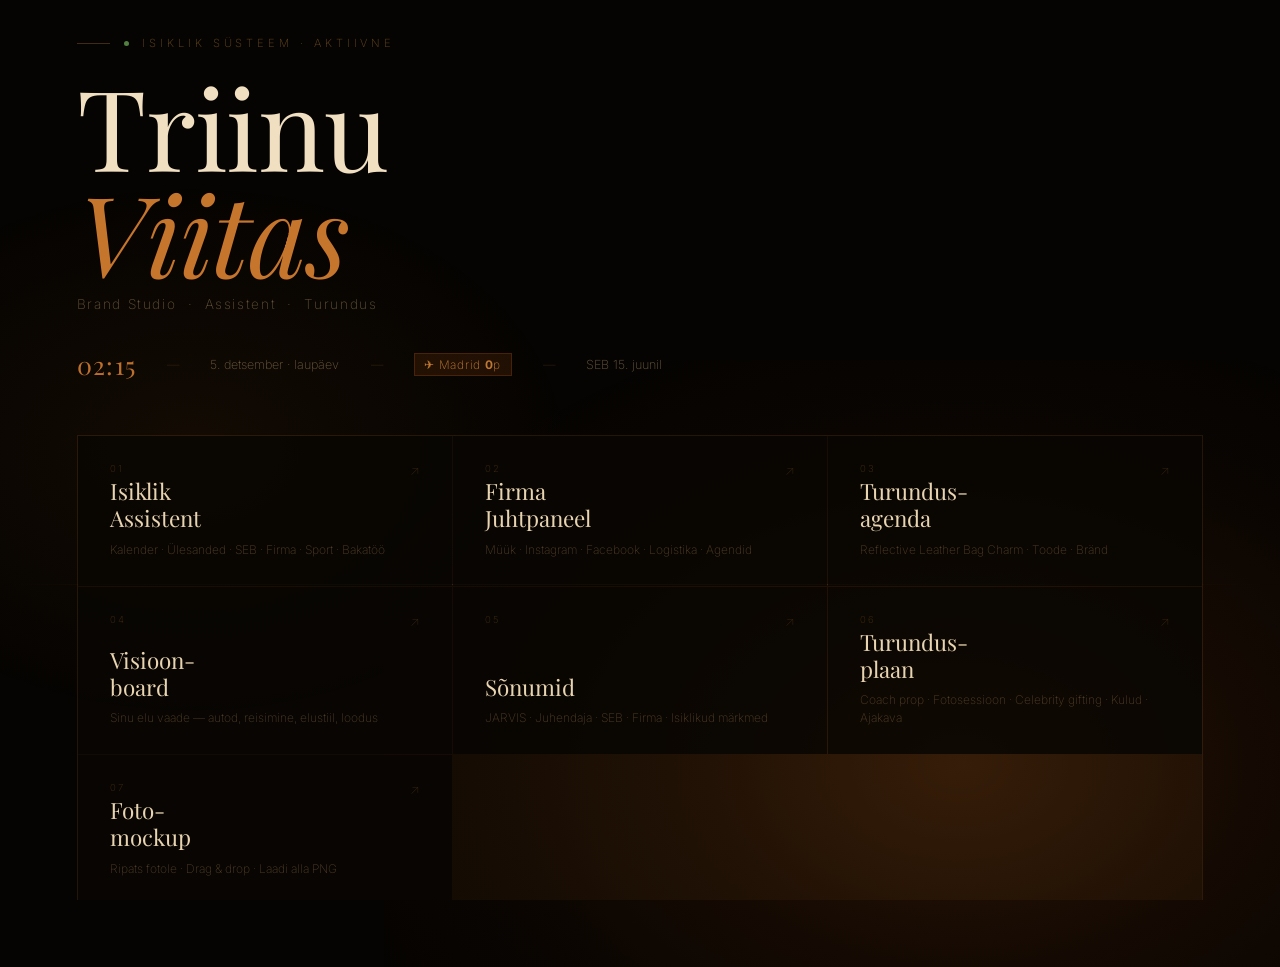
<file: hub.html>
<!DOCTYPE html>
<html lang="et">
<head>
    <meta charset="UTF-8">
    <meta name="viewport" content="width=device-width, initial-scale=1.0">
    <title>TRIINU</title>
    <style>
        @import url('https://fonts.googleapis.com/css2?family=Playfair+Display:ital,wght@0,300;0,400;1,300;1,400&family=Inter:wght@200;300;400&display=swap');

        *, *::before, *::after { box-sizing: border-box; margin: 0; padding: 0; }

        html, body {
            height: 100%;
            overflow: hidden;
        }

        body {
            background: #060402;
            color: #e8d4b0;
            font-family: 'Inter', sans-serif;
            font-weight: 200;
        }

        /* ── CINEMATIC BACKGROUND ── */
        .bg {
            position: fixed;
            inset: 0;
            z-index: 0;
        }

        /* main warm glow — like sunset over ocean */
        .bg::before {
            content: '';
            position: absolute;
            bottom: -30vh; right: -20vw;
            width: 90vw; height: 90vh;
            background: radial-gradient(ellipse at center,
                rgba(220,110,30,0.18) 0%,
                rgba(180,80,20,0.10) 30%,
                rgba(120,50,10,0.04) 60%,
                transparent 80%);
            pointer-events: none;
        }

        /* secondary glow — like city lights on the left */
        .bg::after {
            content: '';
            position: absolute;
            top: 20vh; left: -15vw;
            width: 60vw; height: 60vh;
            background: radial-gradient(ellipse at center,
                rgba(180,100,30,0.08) 0%,
                transparent 70%);
            pointer-events: none;
        }

        /* horizontal light streak — like a car headlight */
        .light-streak {
            position: fixed;
            bottom: 35vh;
            left: 0; right: 0;
            height: 1px;
            background: linear-gradient(to right,
                transparent 0%,
                rgba(220,140,50,0.12) 20%,
                rgba(220,140,50,0.25) 50%,
                rgba(220,140,50,0.08) 80%,
                transparent 100%);
            z-index: 1;
        }

        /* ── LAYOUT ── */
        .scene {
            position: relative;
            z-index: 2;
            height: 100vh;
            display: grid;
            grid-template-rows: 1fr auto;
            padding: 4vh 6vw;
        }

        /* ── TOP SECTION ── */
        .top {
            display: flex;
            flex-direction: column;
            justify-content: center;
        }

        .eyebrow {
            font-size: clamp(0.55em, 1.2vw, 0.7em);
            letter-spacing: 0.35em;
            text-transform: uppercase;
            color: rgba(200,140,60,0.5);
            margin-bottom: 2.5vh;
            display: flex;
            align-items: center;
            gap: 1.2em;
        }

        .eyebrow::before {
            content: '';
            width: 3em; height: 1px;
            background: rgba(200,140,60,0.3);
        }

        .title-block {
            margin-bottom: 4vh;
        }

        .title-block h1 {
            font-family: 'Playfair Display', serif;
            font-weight: 300;
            font-size: clamp(3.5em, 10vw, 7em);
            line-height: 0.95;
            letter-spacing: -0.01em;
            color: #f0dfc0;
        }

        .title-block h1 em {
            font-style: italic;
            color: rgba(220,130,50,0.9);
        }

        .subtitle {
            font-size: clamp(0.7em, 1.5vw, 0.85em);
            color: rgba(200,170,120,0.45);
            letter-spacing: 0.12em;
            margin-top: 1.2vh;
        }

        /* ── STATUS ROW ── */
        .status-row {
            display: flex;
            align-items: center;
            gap: 2.5em;
            margin-bottom: 6vh;
            font-size: clamp(0.65em, 1.2vw, 0.78em);
        }

        .time-big {
            font-family: 'Playfair Display', serif;
            font-size: 2em;
            color: rgba(220,130,50,0.85);
            letter-spacing: 0.05em;
            font-weight: 300;
        }

        .status-sep { color: rgba(120,90,50,0.4); }

        .status-pill {
            display: flex;
            align-items: center;
            gap: 0.5em;
            color: rgba(200,170,120,0.5);
        }

        .live-dot {
            width: 5px; height: 5px;
            border-radius: 50%;
            background: rgba(100,160,80,0.8);
            animation: livepulse 2.5s ease-in-out infinite;
        }

        @keyframes livepulse {
            0%, 100% { opacity: 1; box-shadow: 0 0 0 0 rgba(100,160,80,0.4); }
            50% { opacity: 0.6; box-shadow: 0 0 0 4px rgba(100,160,80,0); }
        }

        .countdown-badge {
            background: rgba(220,110,30,0.12);
            border: 1px solid rgba(220,110,30,0.2);
            color: rgba(220,140,60,0.85);
            padding: 0.3em 0.8em;
            font-size: 0.95em;
            letter-spacing: 0.06em;
        }

        /* ── NAV CARDS ── */
        .nav {
            display: grid;
            grid-template-columns: repeat(3, 1fr);
            gap: 1px;
            background: rgba(220,140,50,0.06);
            border: 1px solid rgba(220,140,50,0.08);
        }

        .nav-card {
            background: rgba(6,4,2,0.8);
            padding: clamp(1.5em, 3vh, 2.5em) clamp(1.5em, 2.5vw, 2.5em);
            text-decoration: none;
            color: inherit;
            display: flex;
            flex-direction: column;
            justify-content: space-between;
            min-height: 16vh;
            position: relative;
            overflow: hidden;
            transition: background 0.4s ease;
        }

        .nav-card::after {
            content: '';
            position: absolute;
            inset: 0;
            background: radial-gradient(ellipse at 0% 100%,
                rgba(220,110,30,0.08) 0%,
                transparent 60%);
            opacity: 0;
            transition: opacity 0.4s;
        }

        .nav-card:hover {
            background: rgba(20,12,4,0.9);
        }

        .nav-card:hover::after { opacity: 1; }

        .nav-top {
            display: flex;
            justify-content: space-between;
            align-items: flex-start;
        }

        .nav-num {
            font-size: 0.6em;
            letter-spacing: 0.2em;
            color: rgba(180,120,50,0.35);
            text-transform: uppercase;
        }

        .nav-arrow {
            font-size: 0.8em;
            color: rgba(180,120,50,0.25);
            transition: color 0.3s, transform 0.3s;
        }

        .nav-card:hover .nav-arrow {
            color: rgba(220,140,60,0.7);
            transform: translate(3px, -3px);
        }

        .nav-bottom {}

        .nav-title {
            font-family: 'Playfair Display', serif;
            font-weight: 300;
            font-size: clamp(1em, 2.2vw, 1.4em);
            color: #e8d4b0;
            line-height: 1.2;
            margin-bottom: 0.4em;
        }

        .nav-desc {
            font-size: clamp(0.65em, 1.1vw, 0.75em);
            color: rgba(180,140,90,0.4);
            line-height: 1.5;
        }

        /* ── BOTTOM BAR ── */
        .bottom-bar {
            display: flex;
            justify-content: space-between;
            align-items: flex-end;
            padding-top: 2vh;
        }

        .mini-stats {
            display: flex;
            gap: 3em;
        }

        .mini-stat {}

        .mini-stat .val {
            font-family: 'Playfair Display', serif;
            font-size: clamp(1em, 2vw, 1.4em);
            color: rgba(220,140,60,0.8);
            font-weight: 300;
        }

        .mini-stat .lbl {
            font-size: 0.58em;
            letter-spacing: 0.15em;
            text-transform: uppercase;
            color: rgba(160,120,70,0.35);
            margin-top: 0.2em;
        }

        .footer-note {
            font-size: 0.62em;
            letter-spacing: 0.12em;
            color: rgba(120,90,50,0.3);
            text-transform: uppercase;
        }

        /* ── FADE IN ── */
        .eyebrow { animation: cin 1.2s ease both 0.1s; }
        .title-block { animation: cin 1.2s ease both 0.25s; }
        .status-row { animation: cin 1.2s ease both 0.4s; }
        .nav { animation: cin 1.2s ease both 0.55s; }
        .bottom-bar { animation: cin 1.2s ease both 0.7s; }

        @keyframes cin {
            from { opacity: 0; transform: translateY(12px); }
            to { opacity: 1; transform: translateY(0); }
        }
    </style>
</head>
<body>

<div class="bg"></div>
<div class="light-streak"></div>

<div class="scene">
    <div class="top">

        <div class="eyebrow">
            <span class="live-dot"></span>
            Isiklik süsteem · aktiivne
        </div>

        <div class="title-block">
            <h1>Triinu<br><em>Viitas</em></h1>
            <div class="subtitle">Brand Studio &nbsp;·&nbsp; Assistent &nbsp;·&nbsp; Turundus</div>
        </div>

        <div class="status-row">
            <span class="time-big" id="clock">--:--</span>
            <span class="status-sep">—</span>
            <span class="status-pill" id="dateStr">28. mai 2026</span>
            <span class="status-sep">—</span>
            <span class="countdown-badge">✈ Madrid <strong id="cdDays">8</strong>p</span>
            <span class="status-sep">—</span>
            <span class="status-pill">SEB 15. juunil</span>
        </div>

    </div>

    <div>
        <!-- NAV -->
        <div class="nav">

            <a href="assistend.html" class="nav-card">
                <div class="nav-top">
                    <div class="nav-num">01</div>
                    <div class="nav-arrow">↗</div>
                </div>
                <div class="nav-bottom">
                    <div class="nav-title">Isiklik<br>Assistent</div>
                    <div class="nav-desc">Kalender · Ülesanded · SEB · Firma · Sport · Bakatöö</div>
                </div>
            </a>

            <a href="dashboard.html" class="nav-card">
                <div class="nav-top">
                    <div class="nav-num">02</div>
                    <div class="nav-arrow">↗</div>
                </div>
                <div class="nav-bottom">
                    <div class="nav-title">Firma<br>Juhtpaneel</div>
                    <div class="nav-desc">Müük · Instagram · Facebook · Logistika · Agendid</div>
                </div>
            </a>

            <a href="turundus-agenda.html" class="nav-card">
                <div class="nav-top">
                    <div class="nav-num">03</div>
                    <div class="nav-arrow">↗</div>
                </div>
                <div class="nav-bottom">
                    <div class="nav-title">Turundus-<br>agenda</div>
                    <div class="nav-desc">Reflective Leather Bag Charm · Toode · Bränd</div>
                </div>
            </a>

            <a href="visioon.html" class="nav-card">
                <div class="nav-top">
                    <div class="nav-num">04</div>
                    <div class="nav-arrow">↗</div>
                </div>
                <div class="nav-bottom">
                    <div class="nav-title">Visioon-<br>board</div>
                    <div class="nav-desc">Sinu elu vaade — autod, reisimine, elustiil, loodus</div>
                </div>
            </a>

            <a href="sonum.html" class="nav-card">
                <div class="nav-top">
                    <div class="nav-num">05</div>
                    <div class="nav-arrow">↗</div>
                </div>
                <div class="nav-bottom">
                    <div class="nav-title">Sõnumid</div>
                    <div class="nav-desc">JARVIS · Juhendaja · SEB · Firma · Isiklikud märkmed</div>
                </div>
            </a>

            <a href="turundus-plaan.html" class="nav-card">
                <div class="nav-top">
                    <div class="nav-num">06</div>
                    <div class="nav-arrow">↗</div>
                </div>
                <div class="nav-bottom">
                    <div class="nav-title">Turundus-<br>plaan</div>
                    <div class="nav-desc">Coach prop · Fotosessioon · Celebrity gifting · Kulud · Ajakava</div>
                </div>
            </a>

            <a href="mockup.html" class="nav-card">
                <div class="nav-top">
                    <div class="nav-num">07</div>
                    <div class="nav-arrow">↗</div>
                </div>
                <div class="nav-bottom">
                    <div class="nav-title">Foto-<br>mockup</div>
                    <div class="nav-desc">Ripats fotole · Drag &amp; drop · Laadi alla PNG</div>
                </div>
            </a>

        </div>

        <!-- BOTTOM BAR -->
        <div class="bottom-bar">
            <div class="mini-stats">
                <div class="mini-stat">
                    <div class="val">€2 847</div>
                    <div class="lbl">Käive</div>
                </div>
                <div class="mini-stat">
                    <div class="val">1 204</div>
                    <div class="lbl">Jälgijad</div>
                </div>
                <div class="mini-stat">
                    <div class="val">49</div>
                    <div class="lbl">Tellimused</div>
                </div>
            </div>
            <div class="footer-note" id="greeting">—</div>
        </div>
    </div>

</div>

<script>
    function update() {
        const now = new Date();
        const h = String(now.getHours()).padStart(2,'0');
        const m = String(now.getMinutes()).padStart(2,'0');
        document.getElementById('clock').textContent = h + ':' + m;

        const months = ['jaanuar','veebruar','märts','aprill','mai','juuni','juuli','august','september','oktoober','november','detsember'];
        const days = ['pühapäev','esmaspäev','teisipäev','kolmapäev','neljapäev','reede','laupäev'];
        document.getElementById('dateStr').textContent =
            now.getDate() + '. ' + months[now.getMonth()] + ' · ' + days[now.getDay()];

        const madrid = new Date('2026-06-05T11:00:00+03:00');
        document.getElementById('cdDays').textContent = Math.max(0, Math.ceil((madrid - now) / 86400000));

        const hr = now.getHours();
        const g = hr < 5 ? 'Head ööd.' : hr < 12 ? 'Tere hommikust.' : hr < 17 ? 'Tere päevast.' : hr < 22 ? 'Tere õhtust.' : 'Head ööd.';
        document.getElementById('greeting').textContent = g;
    }
    update();
    setInterval(update, 1000);
</script>

</body>
</html>
</file>
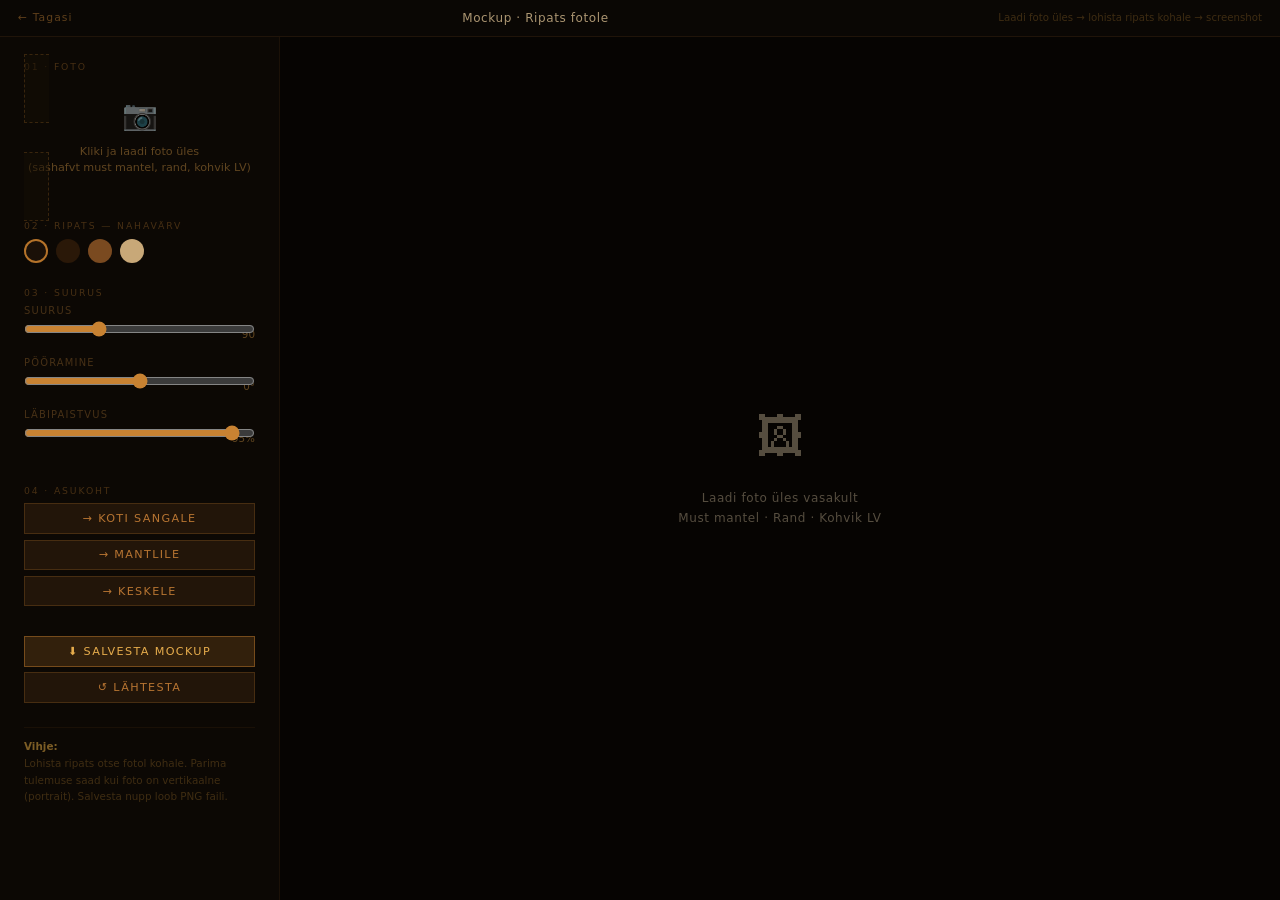
<file: mockup.html>
<!DOCTYPE html>
<html lang="et">
<head>
    <meta charset="UTF-8">
    <meta name="viewport" content="width=device-width, initial-scale=1.0">
    <title>Mockup · Ripats fotole</title>
    <style>
        * { box-sizing: border-box; margin: 0; padding: 0; }

        body {
            background: #080604;
            color: #e8d4b0;
            font-family: 'Inter', system-ui, sans-serif;
            font-weight: 300;
            height: 100vh;
            display: grid;
            grid-template-columns: 280px 1fr;
            grid-template-rows: auto 1fr;
        }

        /* NAV */
        .topnav {
            grid-column: 1 / -1;
            display: flex; align-items: center; justify-content: space-between;
            padding: 0.9em 1.5em;
            background: #0a0704;
            border-bottom: 1px solid rgba(220,140,50,0.1);
            font-size: 0.75em;
        }
        .topnav a { color: rgba(180,120,50,0.5); text-decoration: none; letter-spacing: 0.1em; font-size:0.9em; }
        .topnav a:hover { color: rgba(220,140,60,0.8); }
        .topnav-title { font-size: 1em; color: rgba(240,210,160,0.7); letter-spacing: 0.05em; }
        .topnav-hint { color: rgba(140,100,40,0.4); font-size: 0.85em; }

        /* SIDEBAR */
        .sidebar {
            background: #0c0804;
            border-right: 1px solid rgba(220,140,50,0.07);
            padding: 1.5em;
            overflow-y: auto;
            display: flex; flex-direction: column; gap: 1.5em;
        }

        .panel-title {
            font-size: 0.58em; letter-spacing: 0.2em; text-transform: uppercase;
            color: rgba(180,120,50,0.35); margin-bottom: 0.8em;
        }

        /* Upload */
        .upload-zone {
            border: 1px dashed rgba(220,140,50,0.2);
            padding: 1.5em;
            text-align: center;
            cursor: pointer;
            transition: all 0.2s;
            background: rgba(20,14,4,0.5);
        }
        .upload-zone:hover { border-color: rgba(220,140,50,0.4); background: rgba(30,20,8,0.5); }
        .upload-zone input { display: none; }
        .upload-zone .upload-icon { font-size: 1.8em; margin-bottom: 0.4em; opacity: 0.5; }
        .upload-zone p { font-size: 0.7em; color: rgba(180,130,60,0.5); line-height: 1.5; }

        /* Charm controls */
        .ctrl-group { margin-bottom: 1em; }

        .ctrl-label {
            font-size: 0.62em; letter-spacing: 0.12em; text-transform: uppercase;
            color: rgba(160,110,50,0.4); margin-bottom: 0.5em; display: block;
        }

        input[type=range] {
            width: 100%; accent-color: rgba(200,130,50,0.8);
            background: transparent;
        }

        .ctrl-val {
            font-size: 0.65em; color: rgba(180,130,60,0.5);
            float: right; margin-top: -1.2em;
        }

        /* Colour picker row */
        .color-row { display: flex; gap: 0.5em; flex-wrap: wrap; }

        .color-btn {
            width: 24px; height: 24px; border-radius: 50%;
            border: 2px solid transparent; cursor: pointer;
            transition: all 0.15s;
        }
        .color-btn.active { border-color: rgba(220,140,50,0.8); }

        /* Action buttons */
        .btn {
            display: block; width: 100%;
            padding: 0.7em; margin-top: 0.5em;
            background: rgba(220,140,50,0.1);
            border: 1px solid rgba(220,140,50,0.2);
            color: rgba(220,140,60,0.8);
            font-size: 0.7em; letter-spacing: 0.12em; text-transform: uppercase;
            cursor: pointer; transition: all 0.2s; font-family: inherit;
        }
        .btn:hover { background: rgba(220,140,50,0.2); }
        .btn.primary {
            background: rgba(220,140,50,0.18);
            border-color: rgba(220,140,50,0.4);
            color: rgba(240,180,80,0.95);
        }

        .tip {
            font-size: 0.65em; color: rgba(140,100,40,0.4); line-height: 1.6;
            border-top: 1px solid rgba(80,50,15,0.2); padding-top: 1em;
        }

        /* CANVAS AREA */
        .canvas-area {
            position: relative;
            overflow: hidden;
            background: #060402;
            display: flex; align-items: center; justify-content: center;
        }

        #photoCanvas {
            max-width: 100%; max-height: 100%;
            display: block;
            cursor: crosshair;
        }

        .charm-overlay {
            position: absolute;
            cursor: grab;
            user-select: none;
            filter: drop-shadow(0 4px 12px rgba(0,0,0,0.6));
            transform-origin: top center;
        }
        .charm-overlay:active { cursor: grabbing; }

        .empty-state {
            text-align: center; opacity: 0.35;
        }
        .empty-state .es-icon { font-size: 3em; margin-bottom: 0.5em; }
        .empty-state p { font-size: 0.75em; letter-spacing: 0.05em; line-height: 1.7; }

        /* Charm SVG colours */
        .charm-leather { fill: #1a1008; }
        .charm-leather.caramel { fill: #7a4a20; }
        .charm-leather.dark-brown { fill: #2a1808; }
        .charm-leather.beige { fill: #c8a878; }

        .charm-reflector { fill: #c8c8c8; }
        .charm-ring { fill: none; stroke: #888880; stroke-width: 2.5; }
        .charm-strap { fill: #1a1008; }
        .charm-strap.caramel { fill: #7a4a20; }
        .charm-strap.dark-brown { fill: #2a1808; }
        .charm-strap.beige { fill: #c8a878; }
        .charm-stitch { fill: none; stroke: rgba(255,255,255,0.35); stroke-width: 0.8; stroke-dasharray: 3,2; }

        /* Screenshot tip */
        .screenshot-tip {
            position: fixed; bottom: 1em; right: 1em;
            background: rgba(20,14,4,0.95);
            border: 1px solid rgba(220,140,50,0.2);
            padding: 0.8em 1.2em;
            font-size: 0.65em;
            color: rgba(200,160,80,0.7);
            letter-spacing: 0.05em;
            display: none;
        }
    </style>
</head>
<body>

<div class="topnav">
    <a href="hub.html">← Tagasi</a>
    <div class="topnav-title">Mockup · Ripats fotole</div>
    <div class="topnav-hint">Laadi foto üles → lohista ripats kohale → screenshot</div>
</div>

<!-- SIDEBAR -->
<div class="sidebar">

    <div>
        <div class="panel-title">01 · Foto</div>
        <label class="upload-zone" id="uploadZone">
            <input type="file" id="photoInput" accept="image/*">
            <div class="upload-icon">📷</div>
            <p>Kliki ja laadi foto üles<br>(sashafvt must mantel, rand, kohvik LV)</p>
        </label>
    </div>

    <div>
        <div class="panel-title">02 · Ripats — nahavärv</div>
        <div class="color-row">
            <div class="color-btn active" style="background:#1a1008" title="Must" onclick="setColor('black',this)"></div>
            <div class="color-btn" style="background:#2a1808" title="Tumepruun" onclick="setColor('dark-brown',this)"></div>
            <div class="color-btn" style="background:#7a4a20" title="Karamell" onclick="setColor('caramel',this)"></div>
            <div class="color-btn" style="background:#c8a878" title="Beež" onclick="setColor('beige',this)"></div>
        </div>
    </div>

    <div>
        <div class="panel-title">03 · Suurus</div>
        <div class="ctrl-group">
            <span class="ctrl-label">Suurus</span>
            <input type="range" id="sizeRange" min="40" max="200" value="90" oninput="updateSize()">
            <span class="ctrl-val" id="sizeVal">90</span>
        </div>
        <div class="ctrl-group">
            <span class="ctrl-label">Pööramine</span>
            <input type="range" id="rotRange" min="-45" max="45" value="0" oninput="updateRot()">
            <span class="ctrl-val" id="rotVal">0°</span>
        </div>
        <div class="ctrl-group">
            <span class="ctrl-label">Läbipaistvus</span>
            <input type="range" id="opacRange" min="30" max="100" value="95" oninput="updateOpac()">
            <span class="ctrl-val" id="opacVal">95%</span>
        </div>
    </div>

    <div>
        <div class="panel-title">04 · Asukoht</div>
        <button class="btn" onclick="snapPreset('bag')">→ Koti sangale</button>
        <button class="btn" onclick="snapPreset('coat')">→ Mantlile</button>
        <button class="btn" onclick="snapPreset('center')">→ Keskele</button>
    </div>

    <div>
        <button class="btn primary" onclick="downloadMockup()">⬇ Salvesta mockup</button>
        <button class="btn" onclick="resetCharm()">↺ Lähtesta</button>
    </div>

    <div class="tip">
        <strong style="color:rgba(200,150,60,0.6)">Vihje:</strong><br>
        Lohista ripats otse fotol kohale.
        Parima tulemuse saad kui foto on vertikaalne (portrait).
        Salvesta nupp loob PNG faili.
    </div>

</div>

<!-- CANVAS AREA -->
<div class="canvas-area" id="canvasArea">
    <div class="empty-state" id="emptyState">
        <div class="es-icon">🖼</div>
        <p>Laadi foto üles vasakult<br>Must mantel · Rand · Kohvik LV</p>
    </div>

    <img id="bgPhoto" style="display:none; max-width:100%; max-height:100%; position:absolute;" />

    <!-- Draggable charm -->
    <div class="charm-overlay" id="charmOverlay" style="display:none; left:50%; top:40%">
        <svg id="charmSvg" viewBox="0 0 60 130" width="90">
            <!-- Ring -->
            <ellipse cx="30" cy="10" rx="10" ry="10" class="charm-ring" id="svgRing"/>
            <!-- Strap -->
            <rect x="27" y="10" width="6" height="28" rx="2" class="charm-strap" id="svgStrap"/>
            <!-- Body background -->
            <rect x="8" y="38" width="44" height="68" rx="3" class="charm-leather" id="svgBody"/>
            <!-- Reflector panel -->
            <rect x="14" y="46" width="32" height="52" rx="2" class="charm-reflector" id="svgReflector">
                <animate attributeName="opacity" values="0.75;1;0.75" dur="3s" repeatCount="indefinite"/>
            </rect>
            <!-- Reflector shine -->
            <rect x="14" y="46" width="32" height="10" rx="2" fill="rgba(255,255,255,0.3)"/>
            <!-- Stitching -->
            <rect x="10" y="40" width="40" height="64" rx="2" class="charm-stitch" id="svgStitch"/>
        </svg>
    </div>
</div>

<div class="screenshot-tip" id="screenshotTip">
    Mockup salvestatud! Vaata allalaadimisi. 📁
</div>

<script>
let currentColor = 'black';
let isDragging = false;
let dragOffX = 0, dragOffY = 0;
let charmX = 0, charmY = 0;

const charm = document.getElementById('charmOverlay');
const bgPhoto = document.getElementById('bgPhoto');
const emptyState = document.getElementById('emptyState');
const area = document.getElementById('canvasArea');

// Upload photo
document.getElementById('photoInput').addEventListener('change', function(e) {
    const file = e.target.files[0];
    if (!file) return;
    const reader = new FileReader();
    reader.onload = function(ev) {
        bgPhoto.src = ev.target.result;
        bgPhoto.style.display = 'block';
        emptyState.style.display = 'none';
        charm.style.display = 'block';

        // Start charm in upper-center of image
        bgPhoto.onload = () => {
            const rect = bgPhoto.getBoundingClientRect();
            const aRect = area.getBoundingClientRect();
            charmX = aRect.width * 0.5 - 45;
            charmY = aRect.height * 0.35;
            setCharmPos();
        };
    };
    reader.readAsDataURL(file);
});

// Drag logic
charm.addEventListener('mousedown', startDrag);
charm.addEventListener('touchstart', startDragTouch, {passive:true});

function startDrag(e) {
    e.preventDefault();
    isDragging = true;
    const rect = charm.getBoundingClientRect();
    dragOffX = e.clientX - rect.left;
    dragOffY = e.clientY - rect.top;
    charm.style.cursor = 'grabbing';
}

function startDragTouch(e) {
    isDragging = true;
    const touch = e.touches[0];
    const rect = charm.getBoundingClientRect();
    dragOffX = touch.clientX - rect.left;
    dragOffY = touch.clientY - rect.top;
}

document.addEventListener('mousemove', onDrag);
document.addEventListener('touchmove', onDragTouch, {passive:false});
document.addEventListener('mouseup', () => { isDragging = false; charm.style.cursor = 'grab'; });
document.addEventListener('touchend', () => { isDragging = false; });

function onDrag(e) {
    if (!isDragging) return;
    const aRect = area.getBoundingClientRect();
    charmX = e.clientX - aRect.left - dragOffX;
    charmY = e.clientY - aRect.top - dragOffY;
    setCharmPos();
}

function onDragTouch(e) {
    if (!isDragging) return;
    e.preventDefault();
    const touch = e.touches[0];
    const aRect = area.getBoundingClientRect();
    charmX = touch.clientX - aRect.left - dragOffX;
    charmY = touch.clientY - aRect.top - dragOffY;
    setCharmPos();
}

function setCharmPos() {
    charm.style.left = charmX + 'px';
    charm.style.top = charmY + 'px';
    charm.style.transform = `rotate(${document.getElementById('rotRange').value}deg)`;
}

// Color
function setColor(color, btn) {
    currentColor = color;
    document.querySelectorAll('.color-btn').forEach(b => b.classList.remove('active'));
    btn.classList.add('active');
    updateCharmColor();
}

function updateCharmColor() {
    const map = {
        'black':      { body: '#1a1008', strap: '#1a1008' },
        'dark-brown': { body: '#2a1808', strap: '#2a1808' },
        'caramel':    { body: '#7a4a20', strap: '#7a4a20' },
        'beige':      { body: '#c8a878', strap: '#c8a878' }
    };
    const c = map[currentColor] || map['black'];
    document.getElementById('svgBody').setAttribute('fill', c.body);
    document.getElementById('svgStrap').setAttribute('fill', c.strap);
}

// Size
function updateSize() {
    const val = document.getElementById('sizeRange').value;
    document.getElementById('sizeVal').textContent = val;
    document.getElementById('charmSvg').setAttribute('width', val);
}

// Rotation
function updateRot() {
    const val = document.getElementById('rotRange').value;
    document.getElementById('rotVal').textContent = val + '°';
    charm.style.transform = `rotate(${val}deg)`;
}

// Opacity
function updateOpac() {
    const val = document.getElementById('opacRange').value;
    document.getElementById('opacVal').textContent = val + '%';
    charm.style.opacity = val / 100;
}

// Presets
function snapPreset(pos) {
    const aRect = area.getBoundingClientRect();
    const pRect = bgPhoto.getBoundingClientRect();
    if (pos === 'bag') {
        charmX = pRect.left - aRect.left + pRect.width * 0.35;
        charmY = pRect.top - aRect.top + pRect.height * 0.25;
    } else if (pos === 'coat') {
        charmX = pRect.left - aRect.left + pRect.width * 0.45;
        charmY = pRect.top - aRect.top + pRect.height * 0.30;
    } else {
        charmX = aRect.width / 2 - 45;
        charmY = aRect.height / 2 - 65;
    }
    setCharmPos();
}

function resetCharm() {
    const aRect = area.getBoundingClientRect();
    charmX = aRect.width / 2 - 45;
    charmY = aRect.height * 0.35;
    document.getElementById('sizeRange').value = 90;
    document.getElementById('rotRange').value = 0;
    document.getElementById('opacRange').value = 95;
    updateSize(); updateRot(); updateOpac();
    setCharmPos();
}

// Download — draw both on canvas
function downloadMockup() {
    if (!bgPhoto.src || bgPhoto.style.display === 'none') {
        alert('Laadi kõigepealt foto üles!');
        return;
    }

    const canvas = document.createElement('canvas');
    const img = bgPhoto;
    canvas.width = img.naturalWidth;
    canvas.height = img.naturalHeight;
    const ctx = canvas.getContext('2d');

    // Draw background photo
    ctx.drawImage(img, 0, 0);

    // Calculate charm position relative to photo
    const aRect = area.getBoundingClientRect();
    const pRect = img.getBoundingClientRect();
    const scaleX = img.naturalWidth / pRect.width;
    const scaleY = img.naturalHeight / pRect.height;

    const cx = (charmX - (pRect.left - aRect.left)) * scaleX;
    const cy = (charmY - (pRect.top - aRect.top)) * scaleY;
    const size = parseInt(document.getElementById('sizeRange').value);
    const scaledW = size * scaleX;
    const scaledH = size * 130 / 60 * scaleY;
    const rot = parseInt(document.getElementById('rotRange').value) * Math.PI / 180;
    const opac = parseInt(document.getElementById('opacRange').value) / 100;

    // Draw charm on canvas
    ctx.save();
    ctx.globalAlpha = opac;
    ctx.translate(cx + scaledW / 2, cy);
    ctx.rotate(rot);

    const colors = {
        'black': '#1a1008', 'dark-brown': '#2a1808',
        'caramel': '#7a4a20', 'beige': '#c8a878'
    };
    const leatherColor = colors[currentColor] || '#1a1008';
    const W = scaledW, H = scaledH;
    const hw = W / 2;

    // Ring
    ctx.strokeStyle = '#888880';
    ctx.lineWidth = W * 0.04;
    ctx.beginPath();
    ctx.arc(0, W * 0.17, W * 0.17, 0, Math.PI * 2);
    ctx.stroke();

    // Strap
    ctx.fillStyle = leatherColor;
    ctx.fillRect(-W * 0.05, W * 0.17, W * 0.1, H * 0.22);

    // Body
    ctx.fillStyle = leatherColor;
    roundRect(ctx, -hw, H * 0.28, W, H * 0.54, W * 0.05);
    ctx.fill();

    // Reflector
    const refPad = W * 0.1;
    const refX = -hw + refPad;
    const refY = H * 0.33;
    const refW = W - refPad * 2;
    const refH = H * 0.42;

    const grad = ctx.createLinearGradient(refX, refY, refX, refY + refH);
    grad.addColorStop(0, '#e8e8e8');
    grad.addColorStop(0.3, '#c8c8c8');
    grad.addColorStop(1, '#a8a8a8');
    ctx.fillStyle = grad;
    roundRect(ctx, refX, refY, refW, refH, W * 0.03);
    ctx.fill();

    // Shine
    const shineGrad = ctx.createLinearGradient(refX, refY, refX, refY + refH * 0.2);
    shineGrad.addColorStop(0, 'rgba(255,255,255,0.45)');
    shineGrad.addColorStop(1, 'rgba(255,255,255,0)');
    ctx.fillStyle = shineGrad;
    roundRect(ctx, refX, refY, refW, refH * 0.2, W * 0.03);
    ctx.fill();

    // Stitching
    ctx.strokeStyle = 'rgba(255,255,255,0.3)';
    ctx.lineWidth = W * 0.012;
    ctx.setLineDash([W * 0.05, W * 0.04]);
    roundRect(ctx, -hw + W * 0.04, H * 0.30, W - W * 0.08, H * 0.50, W * 0.04);
    ctx.stroke();
    ctx.setLineDash([]);

    ctx.restore();

    // Export
    const link = document.createElement('a');
    link.download = 'mockup-ripats.png';
    link.href = canvas.toDataURL('image/png');
    link.click();

    document.getElementById('screenshotTip').style.display = 'block';
    setTimeout(() => document.getElementById('screenshotTip').style.display = 'none', 3000);
}

function roundRect(ctx, x, y, w, h, r) {
    ctx.beginPath();
    ctx.moveTo(x + r, y);
    ctx.lineTo(x + w - r, y);
    ctx.quadraticCurveTo(x + w, y, x + w, y + r);
    ctx.lineTo(x + w, y + h - r);
    ctx.quadraticCurveTo(x + w, y + h, x + w - r, y + h);
    ctx.lineTo(x + r, y + h);
    ctx.quadraticCurveTo(x, y + h, x, y + h - r);
    ctx.lineTo(x, y + r);
    ctx.quadraticCurveTo(x, y, x + r, y);
    ctx.closePath();
}
</script>
</body>
</html>
</file>
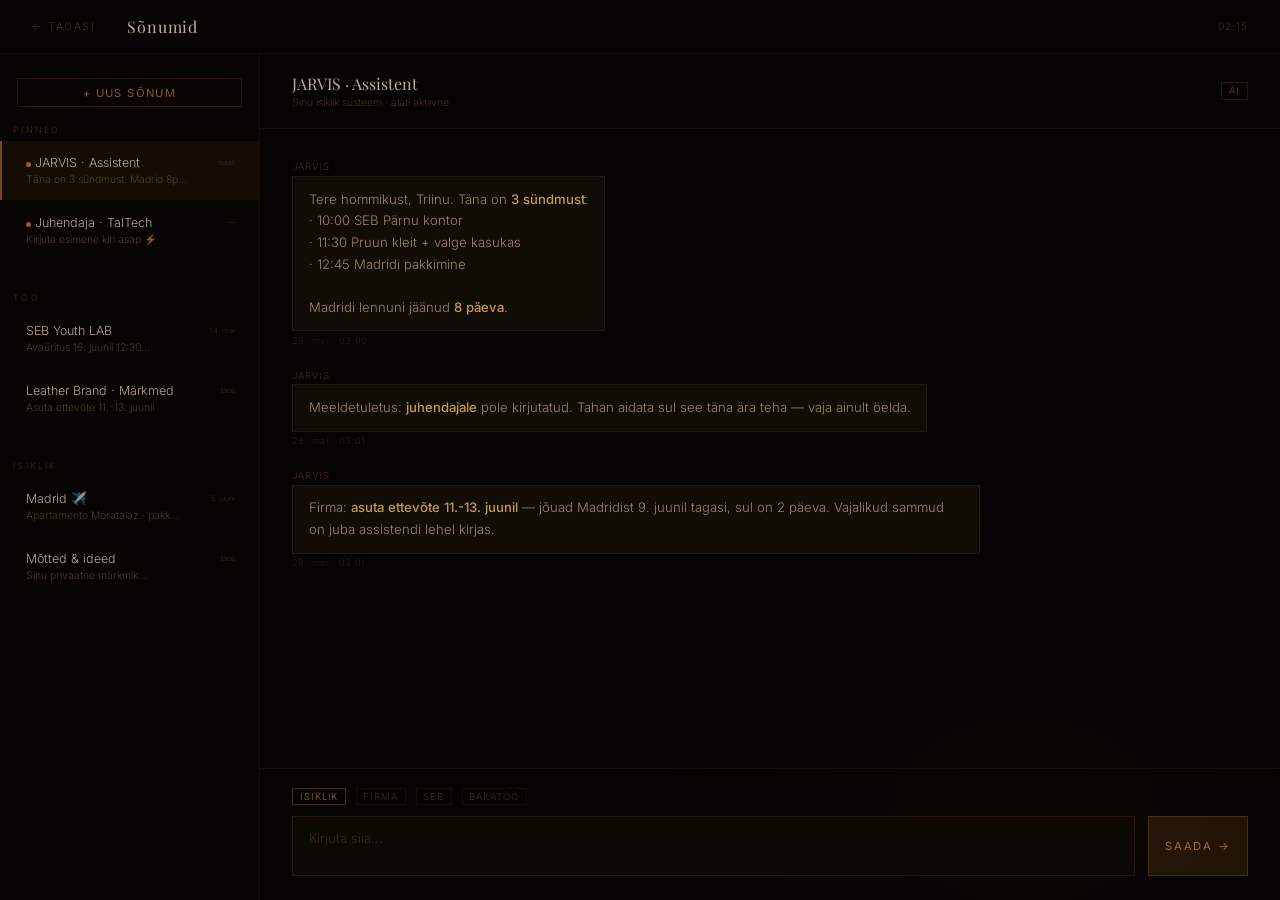
<file: sonum.html>
<!DOCTYPE html>
<html lang="et">
<head>
    <meta charset="UTF-8">
    <meta name="viewport" content="width=device-width, initial-scale=1.0">
    <title>Sõnumid · Triinu</title>
    <style>
        @import url('https://fonts.googleapis.com/css2?family=Playfair+Display:ital,wght@0,300;0,400;1,300;1,400&family=Inter:wght@200;300;400;500&display=swap');

        *, *::before, *::after { box-sizing: border-box; margin: 0; padding: 0; }

        html, body { height: 100%; overflow: hidden; }

        body {
            background: #060402;
            color: #e8d4b0;
            font-family: 'Inter', sans-serif;
            font-weight: 300;
            display: grid;
            grid-template-columns: 260px 1fr;
            grid-template-rows: auto 1fr;
            height: 100vh;
        }

        /* glows */
        body::before {
            content: '';
            position: fixed;
            bottom: -20vh; right: -10vw;
            width: 60vw; height: 60vh;
            background: radial-gradient(ellipse, rgba(200,100,20,0.10) 0%, transparent 70%);
            pointer-events: none;
            z-index: 0;
        }

        /* ── TOPBAR (full width) ── */
        .topbar {
            grid-column: 1 / -1;
            display: flex;
            align-items: center;
            justify-content: space-between;
            padding: 1em 2em;
            border-bottom: 1px solid rgba(220,140,50,0.08);
            background: rgba(6,4,2,0.95);
            z-index: 10;
        }

        .topbar-left {
            display: flex;
            align-items: center;
            gap: 2em;
        }

        .back-link {
            font-size: 0.65em;
            letter-spacing: 0.15em;
            text-transform: uppercase;
            color: rgba(180,120,50,0.4);
            text-decoration: none;
            transition: color 0.2s;
        }
        .back-link:hover { color: rgba(220,140,60,0.7); }

        .page-title {
            font-family: 'Playfair Display', serif;
            font-weight: 300;
            font-size: 1em;
            color: rgba(240,220,180,0.8);
            letter-spacing: 0.05em;
        }

        .topbar-right {
            font-size: 0.65em;
            color: rgba(160,120,60,0.4);
            letter-spacing: 0.1em;
        }

        /* ── SIDEBAR ── */
        .sidebar {
            border-right: 1px solid rgba(220,140,50,0.07);
            background: rgba(8,5,2,0.9);
            padding: 1.5em 0;
            overflow-y: auto;
            position: relative;
            z-index: 1;
        }

        .sidebar-section {
            margin-bottom: 2em;
        }

        .sidebar-label {
            font-size: 0.55em;
            letter-spacing: 0.25em;
            text-transform: uppercase;
            color: rgba(160,110,40,0.35);
            padding: 0 1.5em;
            margin-bottom: 0.6em;
        }

        .thread {
            padding: 0.9em 1.5em;
            cursor: pointer;
            border-left: 2px solid transparent;
            transition: all 0.2s;
            position: relative;
        }

        .thread:hover {
            background: rgba(220,140,50,0.04);
        }

        .thread.active {
            border-left-color: rgba(220,130,50,0.5);
            background: rgba(220,140,50,0.06);
        }

        .thread-name {
            font-size: 0.78em;
            color: rgba(240,220,180,0.75);
            margin-bottom: 0.25em;
            display: flex;
            justify-content: space-between;
            align-items: center;
        }

        .thread-preview {
            font-size: 0.65em;
            color: rgba(160,130,80,0.45);
            white-space: nowrap;
            overflow: hidden;
            text-overflow: ellipsis;
        }

        .thread-time {
            font-size: 0.6em;
            color: rgba(140,100,50,0.35);
            flex-shrink: 0;
            margin-left: 0.5em;
        }

        .unread-dot {
            width: 5px; height: 5px;
            border-radius: 50%;
            background: rgba(220,130,50,0.7);
            display: inline-block;
            margin-right: 0.3em;
            flex-shrink: 0;
        }

        .new-thread-btn {
            display: block;
            margin: 0 1.5em 1.5em;
            padding: 0.6em 1em;
            border: 1px solid rgba(220,140,50,0.15);
            background: transparent;
            color: rgba(220,140,60,0.6);
            font-family: 'Inter', sans-serif;
            font-size: 0.7em;
            letter-spacing: 0.12em;
            text-transform: uppercase;
            cursor: pointer;
            transition: all 0.2s;
            width: calc(100% - 3em);
            text-align: center;
        }

        .new-thread-btn:hover {
            background: rgba(220,140,50,0.08);
            color: rgba(220,140,60,0.9);
        }

        /* ── MAIN CHAT AREA ── */
        .chat-area {
            display: grid;
            grid-template-rows: auto 1fr auto;
            background: rgba(6,4,2,0.7);
            position: relative;
            z-index: 1;
        }

        .chat-header {
            padding: 1.2em 2em;
            border-bottom: 1px solid rgba(220,140,50,0.07);
            display: flex;
            align-items: center;
            justify-content: space-between;
        }

        .chat-header-name {
            font-family: 'Playfair Display', serif;
            font-weight: 300;
            font-size: 1em;
            color: rgba(240,220,180,0.8);
        }

        .chat-header-sub {
            font-size: 0.65em;
            color: rgba(160,120,60,0.4);
            margin-top: 0.15em;
        }

        .chat-header-tag {
            font-size: 0.6em;
            letter-spacing: 0.12em;
            text-transform: uppercase;
            padding: 0.25em 0.7em;
            border: 1px solid rgba(220,140,50,0.15);
            color: rgba(200,130,50,0.5);
        }

        /* ── MESSAGES ── */
        .messages {
            overflow-y: auto;
            padding: 2em;
            display: flex;
            flex-direction: column;
            gap: 1.5em;
        }

        .messages::-webkit-scrollbar { width: 2px; }
        .messages::-webkit-scrollbar-thumb { background: rgba(140,100,40,0.3); }

        .msg {
            display: flex;
            flex-direction: column;
            max-width: 72%;
        }

        .msg.sent { align-self: flex-end; align-items: flex-end; }
        .msg.received { align-self: flex-start; align-items: flex-start; }

        .msg-sender {
            font-size: 0.6em;
            letter-spacing: 0.1em;
            text-transform: uppercase;
            color: rgba(160,120,60,0.4);
            margin-bottom: 0.4em;
        }

        .msg-bubble {
            padding: 0.9em 1.2em;
            font-size: 0.82em;
            line-height: 1.65;
        }

        .msg.sent .msg-bubble {
            background: rgba(220,140,50,0.1);
            border: 1px solid rgba(220,140,50,0.15);
            color: rgba(240,215,170,0.9);
        }

        .msg.received .msg-bubble {
            background: rgba(20,15,8,0.8);
            border: 1px solid rgba(80,60,30,0.25);
            color: rgba(200,175,130,0.75);
        }

        .msg-time {
            font-size: 0.58em;
            color: rgba(140,100,50,0.3);
            margin-top: 0.35em;
            letter-spacing: 0.05em;
        }

        .msg-bubble strong {
            color: rgba(220,170,80,0.9);
            font-weight: 500;
        }

        /* draft — system message */
        .system-msg {
            align-self: center;
            font-size: 0.65em;
            color: rgba(140,100,50,0.35);
            letter-spacing: 0.1em;
            text-transform: uppercase;
            padding: 0.4em 1em;
            border-top: 1px solid rgba(100,70,30,0.15);
            border-bottom: 1px solid rgba(100,70,30,0.15);
        }

        /* ── COMPOSE ── */
        .compose {
            padding: 1.2em 2em 1.5em;
            border-top: 1px solid rgba(220,140,50,0.07);
        }

        .compose-inner {
            display: grid;
            grid-template-columns: 1fr auto;
            gap: 0.8em;
            align-items: end;
        }

        .compose-box {
            background: rgba(14,10,4,0.8);
            border: 1px solid rgba(220,140,50,0.12);
            color: rgba(240,215,170,0.85);
            font-family: 'Inter', sans-serif;
            font-size: 0.82em;
            font-weight: 300;
            padding: 0.9em 1.2em;
            resize: none;
            height: 60px;
            line-height: 1.5;
            transition: border-color 0.2s;
            outline: none;
        }

        .compose-box::placeholder {
            color: rgba(160,120,60,0.3);
        }

        .compose-box:focus {
            border-color: rgba(220,140,50,0.25);
        }

        .send-btn {
            background: rgba(220,140,50,0.12);
            border: 1px solid rgba(220,140,50,0.2);
            color: rgba(220,140,60,0.7);
            font-family: 'Inter', sans-serif;
            font-size: 0.7em;
            letter-spacing: 0.15em;
            text-transform: uppercase;
            padding: 0 1.5em;
            height: 60px;
            cursor: pointer;
            transition: all 0.2s;
            white-space: nowrap;
        }

        .send-btn:hover {
            background: rgba(220,140,50,0.2);
            color: rgba(220,160,80,0.95);
        }

        .compose-tags {
            display: flex;
            gap: 0.6em;
            margin-bottom: 0.7em;
        }

        .compose-tag {
            font-size: 0.6em;
            letter-spacing: 0.1em;
            text-transform: uppercase;
            padding: 0.2em 0.7em;
            border: 1px solid rgba(100,70,30,0.2);
            color: rgba(160,110,50,0.4);
            cursor: pointer;
            transition: all 0.2s;
        }

        .compose-tag:hover, .compose-tag.active {
            border-color: rgba(220,140,50,0.3);
            color: rgba(220,140,60,0.7);
        }
    </style>
</head>
<body>

<!-- TOPBAR -->
<div class="topbar">
    <div class="topbar-left">
        <a href="hub.html" class="back-link">← Tagasi</a>
        <div class="page-title">Sõnumid</div>
    </div>
    <div class="topbar-right" id="clock">--:--</div>
</div>

<!-- SIDEBAR -->
<div class="sidebar">
    <button class="new-thread-btn" onclick="newDraft()">+ Uus sõnum</button>

    <div class="sidebar-section">
        <div class="sidebar-label">Pinned</div>

        <div class="thread active" onclick="loadThread('jarvis')">
            <div class="thread-name">
                <span><span class="unread-dot"></span>JARVIS · Assistent</span>
                <span class="thread-time">nüüd</span>
            </div>
            <div class="thread-preview">Täna on 3 sündmust. Madrid 8p...</div>
        </div>

        <div class="thread" onclick="loadThread('juhendaja')">
            <div class="thread-name">
                <span><span class="unread-dot"></span>Juhendaja · TalTech</span>
                <span class="thread-time">—</span>
            </div>
            <div class="thread-preview">Kirjuta esimene kiri asap ⚡</div>
        </div>
    </div>

    <div class="sidebar-section">
        <div class="sidebar-label">Töö</div>

        <div class="thread" onclick="loadThread('seb')">
            <div class="thread-name">
                SEB Youth LAB
                <span class="thread-time">14. mai</span>
            </div>
            <div class="thread-preview">Avaüritus 16. juunil 12:30...</div>
        </div>

        <div class="thread" onclick="loadThread('firma')">
            <div class="thread-name">
                Leather Brand · Märkmed
                <span class="thread-time">täna</span>
            </div>
            <div class="thread-preview">Asuta ettevõte 11.-13. juunil</div>
        </div>
    </div>

    <div class="sidebar-section">
        <div class="sidebar-label">Isiklik</div>

        <div class="thread" onclick="loadThread('madrid')">
            <div class="thread-name">
                Madrid ✈️
                <span class="thread-time">5. juuni</span>
            </div>
            <div class="thread-preview">Apartamento Moratalaz · pakk...</div>
        </div>

        <div class="thread" onclick="loadThread('notes')">
            <div class="thread-name">
                Mõtted & ideed
                <span class="thread-time">täna</span>
            </div>
            <div class="thread-preview">Sinu privaatne märkmik...</div>
        </div>
    </div>
</div>

<!-- CHAT AREA -->
<div class="chat-area">
    <div class="chat-header">
        <div>
            <div class="chat-header-name" id="chatName">JARVIS · Assistent</div>
            <div class="chat-header-sub" id="chatSub">Sinu isiklik süsteem · alati aktiivne</div>
        </div>
        <div class="chat-header-tag" id="chatTag">AI</div>
    </div>

    <div class="messages" id="messages">
        <!-- loaded by JS -->
    </div>

    <div class="compose">
        <div class="compose-tags">
            <div class="compose-tag active" data-tag="isiklik">Isiklik</div>
            <div class="compose-tag" data-tag="firma">Firma</div>
            <div class="compose-tag" data-tag="seb">SEB</div>
            <div class="compose-tag" data-tag="bakatoo">Bakatöö</div>
        </div>
        <div class="compose-inner">
            <textarea class="compose-box" id="composeBox" placeholder="Kirjuta siia..."></textarea>
            <button class="send-btn" onclick="sendMsg()">Saada →</button>
        </div>
    </div>
</div>

<script>
const threads = {
    jarvis: {
        name: 'JARVIS · Assistent',
        sub: 'Sinu isiklik süsteem · alati aktiivne',
        tag: 'AI',
        messages: [
            { type: 'received', sender: 'JARVIS', time: '28. mai · 03:00', text: 'Tere hommikust, Triinu. Täna on <strong>3 sündmust</strong>:<br>· 10:00 SEB Pärnu kontor<br>· 11:30 Pruun kleit + valge kasukas<br>· 12:45 Madridi pakkimine<br><br>Madridi lennuni jäänud <strong>8 päeva</strong>.' },
            { type: 'received', sender: 'JARVIS', time: '28. mai · 03:01', text: 'Meeldetuletus: <strong>juhendajale</strong> pole kirjutatud. Tahan aidata sul see täna ära teha — vaja ainult öelda.' },
            { type: 'received', sender: 'JARVIS', time: '28. mai · 03:01', text: 'Firma: <strong>asuta ettevõte 11.-13. juunil</strong> — jõuad Madridist 9. juunil tagasi, sul on 2 päeva. Vajalikud sammud on juba assistendi lehel kirjas.' },
        ]
    },
    juhendaja: {
        name: 'Juhendaja · TalTech',
        sub: 'Bakalaureusetöö · Kirjuta esimene kiri',
        tag: 'Bakatöö',
        messages: [
            { type: 'system', text: 'Kirja mustand — saada ära!' },
            { type: 'sent', sender: 'Mina', time: 'mustand', text: 'Lugupeetud [Juhendaja nimi],<br><br>Minu nimi on Triinu Viitas, TalTech tudeng. Soovin teie käe all kirjutada oma bakalaureusetööd teemal [TEEMA].<br><br>Kas oleks võimalik kohtuda, et arutada töö suunda ja mahtu?<br><br>Lugupidamisega,<br>Triinu Viitas' },
        ]
    },
    seb: {
        name: 'SEB Youth LAB 2026',
        sub: 'Praktika algab 15. juunil · Avaüritus 16. juunil',
        tag: 'SEB',
        messages: [
            { type: 'received', sender: 'Liina Hindremäe · SEB', time: '14. mai', text: 'Tere! Meil on suur rõõm sind tervitada <strong>SEB Youth LAB 2026</strong> programmis!<br><br>📅 16. juuni — avaüritus 12:30–17:00<br>📍 Tornimäe 2, Tallinn (4. korrus)<br><br>Palun kinnita osalemine.' },
            { type: 'system', text: 'Praktika algab 15. juunil' },
            { type: 'received', sender: 'JARVIS', time: 'meeldetuletus', text: 'Kas oled Youth LAB küsimustiku täitnud? Tähtaeg oli 25. mai.' },
        ]
    },
    firma: {
        name: 'Leather Brand · Märkmed',
        sub: 'Reflective Leather Bag Charm · Brand Studio',
        tag: 'Firma',
        messages: [
            { type: 'sent', sender: 'Mina', time: '18. mai', text: 'Toode valmis. Omahind ~1.90€/tk.<br>Värvid: Must · Tumepruun · Karamell · Beež<br>EN 17353 sertifitseeritud helkurmaterjal.' },
            { type: 'sent', sender: 'Mina', time: '18. mai', text: 'Ettevõte asutada <strong>11.-13. juunil</strong>. Tellida materjale kohe pärast.' },
            { type: 'received', sender: 'JARVIS', time: 'täna', text: 'Soovitan enne Madridi reisi:<br>· Salvesta tarnijate kontaktid<br>· Vali ettevõtte nimi<br>· Vaata OÜ asutamise sammud (e-äriregister.ee)' },
        ]
    },
    madrid: {
        name: 'Madrid ✈️',
        sub: '5.–9. juuni 2026 · Apartamento Moratalaz',
        tag: 'Reis',
        messages: [
            { type: 'sent', sender: 'Mina', time: '26. märts', text: 'Lend Londonisse: 5. juuni 11:00–12:15<br>Madrid: 5. juuni 15:15–9. juuni 14:50<br>Majutus: Apartamento Moratalaz cerca A3' },
            { type: 'received', sender: 'JARVIS', time: 'täna', text: 'Pakkimise nimekiri Madridiks:<br>· Must outfit ✓<br>· Päikeseprillid ✓<br>· Pruun kleit + valge kasukas (juba Pärnus täna!)<br>· Passi dokumendid<br>· Helkur kott-kaunistus — võta turundusfoto!' },
        ]
    },
    notes: {
        name: 'Mõtted & ideed',
        sub: 'Sinu privaatne märkmik',
        tag: 'Isiklik',
        messages: [
            { type: 'sent', sender: 'Mina', time: 'täna', text: 'Siia saad kirjutada mida iganes. Ideed, plaanid, unistused — ainult sinu jaoks.' },
        ]
    }
};

let currentThread = 'jarvis';

function loadThread(id) {
    currentThread = id;
    const t = threads[id];

    // update header
    document.getElementById('chatName').textContent = t.name;
    document.getElementById('chatSub').textContent = t.sub;
    document.getElementById('chatTag').textContent = t.tag;

    // update sidebar active
    document.querySelectorAll('.thread').forEach(el => el.classList.remove('active'));
    event.currentTarget.classList.add('active');

    // render messages
    renderMessages(t.messages);
}

function renderMessages(msgs) {
    const container = document.getElementById('messages');
    container.innerHTML = '';
    msgs.forEach(m => {
        if (m.type === 'system') {
            const el = document.createElement('div');
            el.className = 'system-msg';
            el.textContent = m.text;
            container.appendChild(el);
        } else {
            const el = document.createElement('div');
            el.className = `msg ${m.type}`;
            el.innerHTML = `
                <div class="msg-sender">${m.sender}</div>
                <div class="msg-bubble">${m.text}</div>
                <div class="msg-time">${m.time}</div>
            `;
            container.appendChild(el);
        }
    });
    container.scrollTop = container.scrollHeight;
}

function sendMsg() {
    const box = document.getElementById('composeBox');
    const text = box.value.trim();
    if (!text) return;

    const t = threads[currentThread];
    const now = new Date();
    const h = String(now.getHours()).padStart(2,'0');
    const m = String(now.getMinutes()).padStart(2,'0');

    t.messages.push({ type: 'sent', sender: 'Mina', time: `${h}:${m}`, text: text });
    box.value = '';
    renderMessages(t.messages);
}

function newDraft() {
    threads['notes'].messages.push({
        type: 'system', text: 'Uus vestlus alustatud'
    });
    loadThreadById('notes');
}

function loadThreadById(id) {
    currentThread = id;
    const t = threads[id];
    document.getElementById('chatName').textContent = t.name;
    document.getElementById('chatSub').textContent = t.sub;
    document.getElementById('chatTag').textContent = t.tag;
    renderMessages(t.messages);
}

// compose tags
document.querySelectorAll('.compose-tag').forEach(tag => {
    tag.addEventListener('click', function() {
        document.querySelectorAll('.compose-tag').forEach(t => t.classList.remove('active'));
        this.classList.add('active');
    });
});

// enter to send
document.getElementById('composeBox').addEventListener('keydown', function(e) {
    if (e.key === 'Enter' && !e.shiftKey) { e.preventDefault(); sendMsg(); }
});

// clock
function tick() {
    const now = new Date();
    document.getElementById('clock').textContent =
        String(now.getHours()).padStart(2,'0') + ':' + String(now.getMinutes()).padStart(2,'0');
}
tick(); setInterval(tick, 1000);

// initial load
renderMessages(threads.jarvis.messages);
</script>
</body>
</html>
</file>
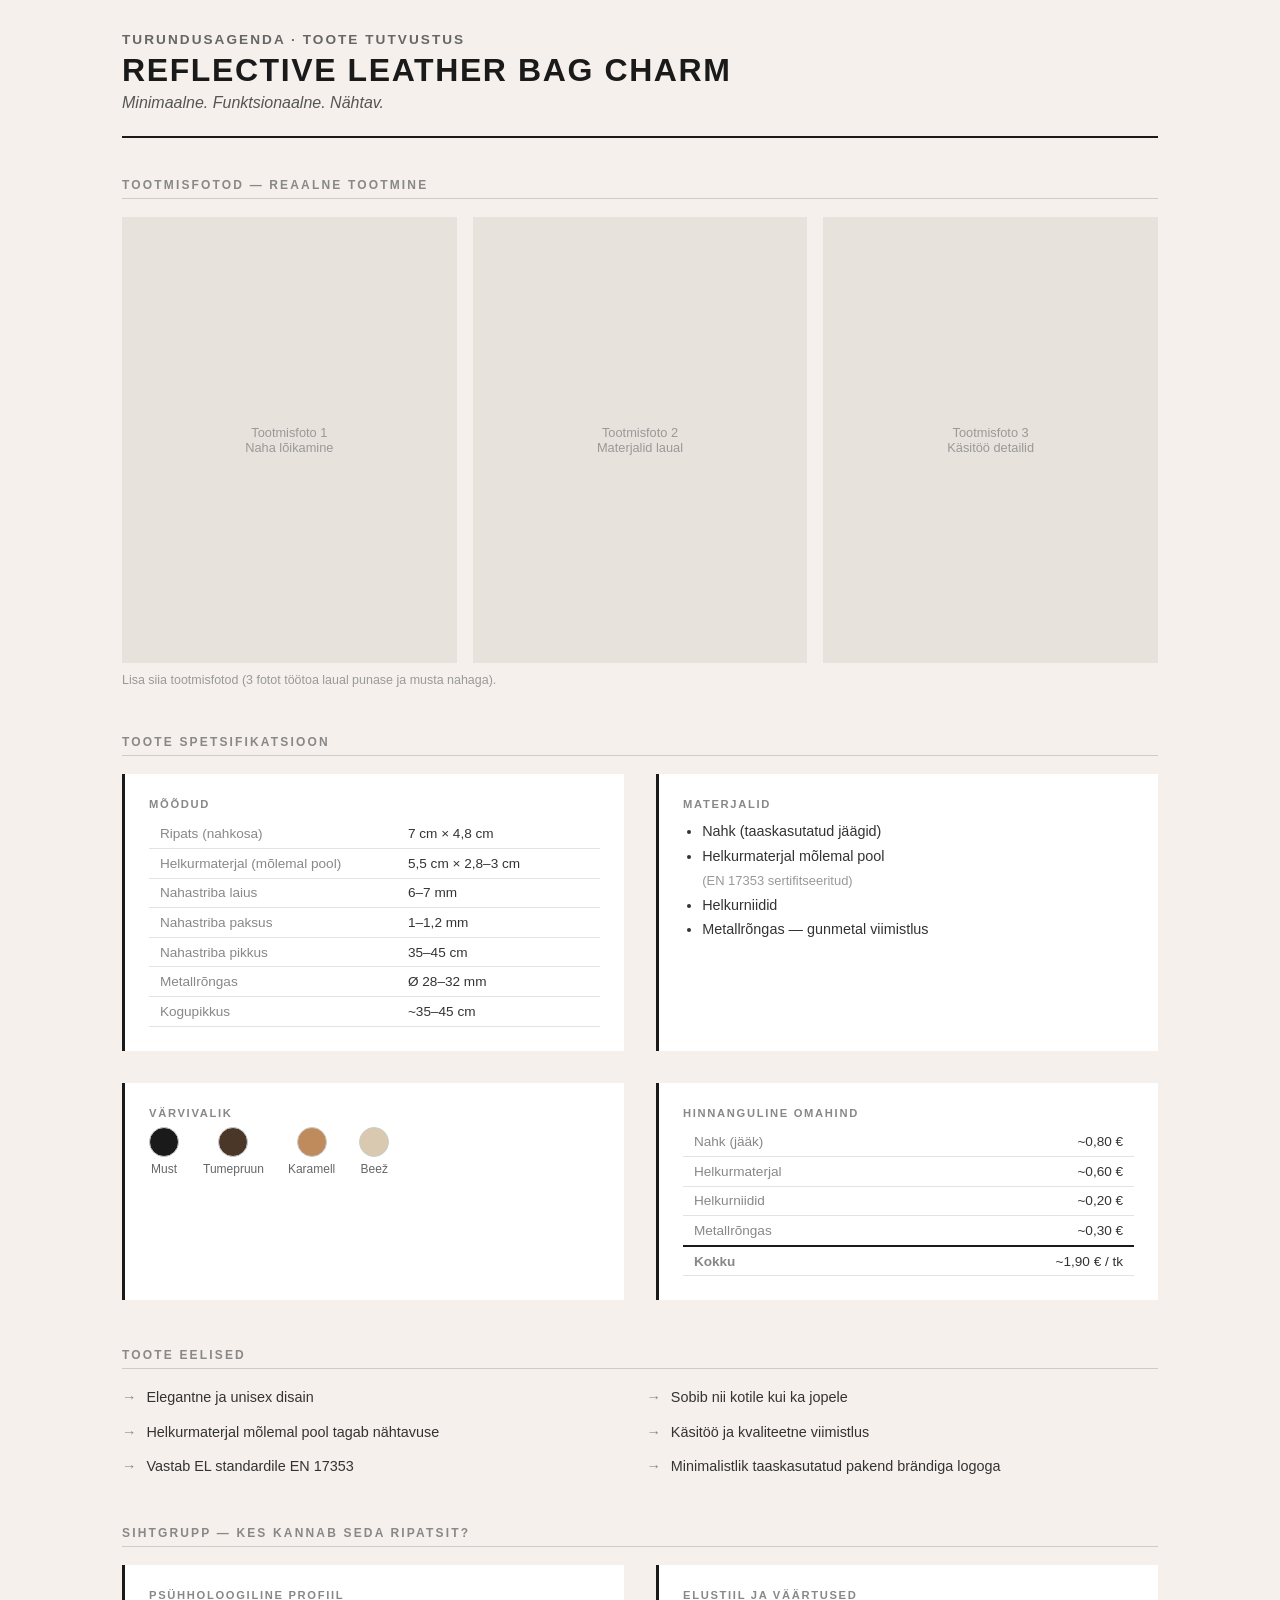
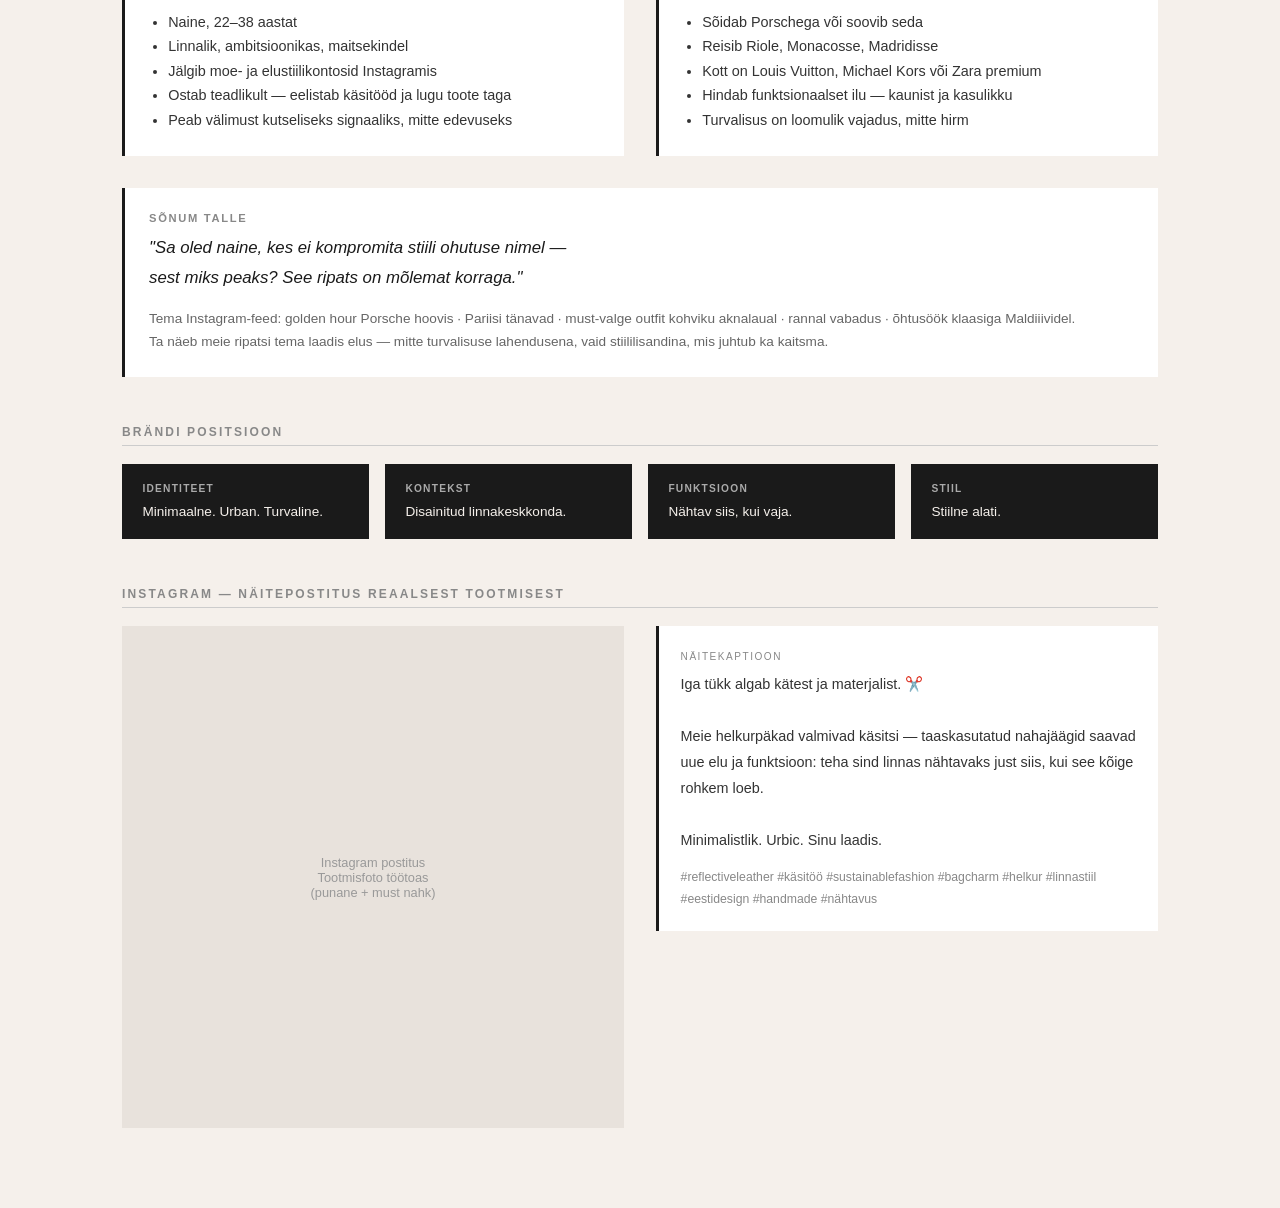
<file: turundus-agenda.html>
<!DOCTYPE html>
<html lang="et">

<head>
    <meta charset="UTF-8">
    <meta name="viewport" content="width=device-width, initial-scale=1.0">
    <title>Turundusagenda – Reflective Leather Bag Charm</title>
    <style>
        * {
            box-sizing: border-box;
            margin: 0;
            padding: 0;
        }

        body {
            font-family: 'Helvetica Neue', Arial, sans-serif;
            background-color: #f5f0eb;
            color: #1a1a1a;
            padding: 2em;
            max-width: 1100px;
            margin: 0 auto;
        }

        header {
            border-bottom: 2px solid #1a1a1a;
            padding-bottom: 1.5em;
            margin-bottom: 2.5em;
        }

        header h1 {
            font-size: 0.85em;
            letter-spacing: 0.15em;
            text-transform: uppercase;
            color: #666;
            margin-bottom: 0.4em;
        }

        header h2 {
            font-size: 2em;
            font-weight: 700;
            letter-spacing: 0.05em;
        }

        header p.tagline {
            font-size: 1em;
            color: #555;
            margin-top: 0.3em;
            font-style: italic;
        }

        section {
            margin-bottom: 3em;
        }

        section h3 {
            font-size: 0.75em;
            letter-spacing: 0.18em;
            text-transform: uppercase;
            color: #888;
            border-bottom: 1px solid #ccc;
            padding-bottom: 0.5em;
            margin-bottom: 1.5em;
        }

        /* Tootmisfotod */
        .photo-grid {
            display: grid;
            grid-template-columns: repeat(3, 1fr);
            gap: 1em;
        }

        .photo-grid img {
            width: 100%;
            aspect-ratio: 3/4;
            object-fit: cover;
            display: block;
            background: #ddd;
        }

        .photo-grid .photo-placeholder {
            width: 100%;
            aspect-ratio: 3/4;
            background: #e8e2dc;
            display: flex;
            align-items: center;
            justify-content: center;
            font-size: 0.8em;
            color: #999;
            text-align: center;
            padding: 1em;
        }

        /* Tooteinfo */
        .product-grid {
            display: grid;
            grid-template-columns: 1fr 1fr;
            gap: 2em;
        }

        .info-block {
            background: #fff;
            padding: 1.5em;
            border-left: 3px solid #1a1a1a;
        }

        .info-block h4 {
            font-size: 0.7em;
            letter-spacing: 0.15em;
            text-transform: uppercase;
            color: #888;
            margin-bottom: 0.8em;
        }

        .info-block p,
        .info-block li {
            font-size: 0.9em;
            line-height: 1.7;
            color: #333;
        }

        .info-block ul {
            padding-left: 1.2em;
        }

        /* Mõõdud tabel */
        table {
            width: 100%;
            border-collapse: collapse;
            font-size: 0.85em;
        }

        table td {
            padding: 0.5em 0.8em;
            border-bottom: 1px solid #e8e2dc;
            color: #333;
        }

        table td:first-child {
            color: #888;
            width: 55%;
        }

        /* Värvid */
        .color-swatches {
            display: flex;
            gap: 1.5em;
            align-items: center;
        }

        .swatch {
            display: flex;
            flex-direction: column;
            align-items: center;
            gap: 0.4em;
            font-size: 0.75em;
            color: #666;
        }

        .swatch-dot {
            width: 2.5em;
            height: 2.5em;
            border-radius: 50%;
            border: 1px solid #ccc;
        }

        /* Hind */
        .cost-table td:last-child {
            text-align: right;
            font-weight: 500;
        }

        .cost-total td {
            font-weight: 700;
            border-top: 2px solid #1a1a1a;
            font-size: 1em;
        }

        /* Instagram plokk */
        .instagram-block {
            display: grid;
            grid-template-columns: 1fr 1fr;
            gap: 2em;
            align-items: start;
        }

        .ig-photo-placeholder {
            background: #e8e2dc;
            aspect-ratio: 1/1;
            display: flex;
            align-items: center;
            justify-content: center;
            font-size: 0.8em;
            color: #999;
            text-align: center;
        }

        .ig-copy {
            background: #fff;
            padding: 1.5em;
            font-size: 0.9em;
            line-height: 1.8;
            color: #333;
            border-left: 3px solid #1a1a1a;
        }

        .ig-copy .caption-label {
            font-size: 0.7em;
            letter-spacing: 0.15em;
            text-transform: uppercase;
            color: #888;
            margin-bottom: 0.6em;
        }

        .ig-copy .hashtags {
            margin-top: 1em;
            color: #888;
            font-size: 0.85em;
        }

        /* Brändipositsioon */
        .brand-pillars {
            display: flex;
            gap: 1em;
        }

        .pillar {
            flex: 1;
            background: #1a1a1a;
            color: #f5f0eb;
            padding: 1.2em 1.5em;
            font-size: 0.85em;
            line-height: 1.6;
        }

        .pillar strong {
            display: block;
            font-size: 0.75em;
            letter-spacing: 0.12em;
            text-transform: uppercase;
            color: #aaa;
            margin-bottom: 0.4em;
        }

        /* Toote eelised */
        .benefits-list {
            display: grid;
            grid-template-columns: 1fr 1fr;
            gap: 0.8em;
        }

        .benefit-item {
            display: flex;
            gap: 0.7em;
            align-items: flex-start;
            font-size: 0.9em;
            color: #333;
            line-height: 1.5;
        }

        .benefit-item::before {
            content: '→';
            color: #888;
            flex-shrink: 0;
        }
    </style>
</head>

<body>

    <header>
        <h1>Turundusagenda · Toote tutvustus</h1>
        <h2>REFLECTIVE LEATHER BAG CHARM</h2>
        <p class="tagline">Minimaalne. Funktsionaalne. Nähtav.</p>
    </header>

    <!-- TOOTMISFOTOD -->
    <section>
        <h3>Tootmisfotod — reaalne tootmine</h3>
        <div class="photo-grid">
            <div class="photo-placeholder">Tootmisfoto 1<br>Naha lõikamine</div>
            <div class="photo-placeholder">Tootmisfoto 2<br>Materjalid laual</div>
            <div class="photo-placeholder">Tootmisfoto 3<br>Käsitöö detailid</div>
        </div>
        <p style="font-size:0.78em; color:#999; margin-top:0.8em;">
            Lisa siia tootmisfotod (3 fotot töötoa laual punase ja musta nahaga).
        </p>
    </section>

    <!-- TOOTEINFO -->
    <section>
        <h3>Toote spetsifikatsioon</h3>
        <div class="product-grid">

            <div class="info-block">
                <h4>Mõõdud</h4>
                <table>
                    <tr><td>Ripats (nahkosa)</td><td>7 cm × 4,8 cm</td></tr>
                    <tr><td>Helkurmaterjal (mõlemal pool)</td><td>5,5 cm × 2,8–3 cm</td></tr>
                    <tr><td>Nahastriba laius</td><td>6–7 mm</td></tr>
                    <tr><td>Nahastriba paksus</td><td>1–1,2 mm</td></tr>
                    <tr><td>Nahastriba pikkus</td><td>35–45 cm</td></tr>
                    <tr><td>Metallrõngas</td><td>Ø 28–32 mm</td></tr>
                    <tr><td>Kogupikkus</td><td>~35–45 cm</td></tr>
                </table>
            </div>

            <div class="info-block">
                <h4>Materjalid</h4>
                <ul>
                    <li>Nahk (taaskasutatud jäägid)</li>
                    <li>Helkurmaterjal mõlemal pool<br><span style="color:#999; font-size:0.9em">(EN 17353 sertifitseeritud)</span></li>
                    <li>Helkurniidid</li>
                    <li>Metallrõngas — gunmetal viimistlus</li>
                </ul>
            </div>

            <div class="info-block">
                <h4>Värvivalik</h4>
                <div class="color-swatches">
                    <div class="swatch">
                        <div class="swatch-dot" style="background:#1a1a1a;"></div>
                        Must
                    </div>
                    <div class="swatch">
                        <div class="swatch-dot" style="background:#4a3728;"></div>
                        Tumepruun
                    </div>
                    <div class="swatch">
                        <div class="swatch-dot" style="background:#c08b5c;"></div>
                        Karamell
                    </div>
                    <div class="swatch">
                        <div class="swatch-dot" style="background:#d9c9b0;"></div>
                        Beež
                    </div>
                </div>
            </div>

            <div class="info-block">
                <h4>Hinnanguline omahind</h4>
                <table class="cost-table">
                    <tr><td>Nahk (jääk)</td><td>~0,80 €</td></tr>
                    <tr><td>Helkurmaterjal</td><td>~0,60 €</td></tr>
                    <tr><td>Helkurniidid</td><td>~0,20 €</td></tr>
                    <tr><td>Metallrõngas</td><td>~0,30 €</td></tr>
                    <tr class="cost-total"><td>Kokku</td><td>~1,90 € / tk</td></tr>
                </table>
            </div>

        </div>
    </section>

    <!-- TOOTE EELISED -->
    <section>
        <h3>Toote eelised</h3>
        <div class="benefits-list">
            <div class="benefit-item">Elegantne ja unisex disain</div>
            <div class="benefit-item">Sobib nii kotile kui ka jopele</div>
            <div class="benefit-item">Helkurmaterjal mõlemal pool tagab nähtavuse</div>
            <div class="benefit-item">Käsitöö ja kvaliteetne viimistlus</div>
            <div class="benefit-item">Vastab EL standardile EN 17353</div>
            <div class="benefit-item">Minimalistlik taaskasutatud pakend brändiga logoga</div>
        </div>
    </section>

    <!-- SIHTGRUPP -->
    <section>
        <h3>Sihtgrupp — kes kannab seda ripatsit?</h3>
        <div class="product-grid">
            <div class="info-block">
                <h4>Psühholoogiline profiil</h4>
                <ul>
                    <li>Naine, 22–38 aastat</li>
                    <li>Linnalik, ambitsioonikas, maitsekindel</li>
                    <li>Jälgib moe- ja elustiilikontosid Instagramis</li>
                    <li>Ostab teadlikult — eelistab käsitööd ja lugu toote taga</li>
                    <li>Peab välimust kutseliseks signaaliks, mitte edevuseks</li>
                </ul>
            </div>
            <div class="info-block">
                <h4>Elustiil ja väärtused</h4>
                <ul>
                    <li>Sõidab Porschega või soovib seda</li>
                    <li>Reisib Riole, Monacosse, Madridisse</li>
                    <li>Kott on Louis Vuitton, Michael Kors või Zara premium</li>
                    <li>Hindab funktsionaalset ilu — kaunist ja kasulikku</li>
                    <li>Turvalisus on loomulik vajadus, mitte hirm</li>
                </ul>
            </div>
            <div class="info-block" style="grid-column: 1 / -1;">
                <h4>Sõnum talle</h4>
                <p style="font-size:1.05em; line-height:1.8; color:#1a1a1a;">
                    <em>"Sa oled naine, kes ei kompromita stiili ohutuse nimel —<br>
                    sest miks peaks? See ripats on mõlemat korraga."</em>
                </p>
                <p style="margin-top:1em; font-size:0.85em; color:#666;">
                    Tema Instagram-feed: golden hour Porsche hoovis · Pariisi tänavad ·
                    must-valge outfit kohviku aknalaual · rannal vabadus · õhtusöök klaasiga Maldiiividel.
                    <br>Ta näeb meie ripatsi tema laadis elus — mitte turvalisuse lahendusena,
                    vaid stiililisandina, mis juhtub ka kaitsma.
                </p>
            </div>
        </div>
    </section>

    <!-- BRÄNDI POSITSIOON -->
    <section>
        <h3>Brändi positsioon</h3>
        <div class="brand-pillars">
            <div class="pillar"><strong>Identiteet</strong>Minimaalne. Urban. Turvaline.</div>
            <div class="pillar"><strong>Kontekst</strong>Disainitud linnakeskkonda.</div>
            <div class="pillar"><strong>Funktsioon</strong>Nähtav siis, kui vaja.</div>
            <div class="pillar"><strong>Stiil</strong>Stiilne alati.</div>
        </div>
    </section>

    <!-- INSTAGRAM -->
    <section>
        <h3>Instagram — näitepostitus reaalsest tootmisest</h3>
        <div class="instagram-block">
            <div class="ig-photo-placeholder">
                Instagram postitus<br>Tootmisfoto töötoas<br>(punane + must nahk)
            </div>
            <div class="ig-copy">
                <p class="caption-label">Näitekaptioon</p>
                <p>
                    Iga tükk algab kätest ja materjalist. ✂️<br><br>
                    Meie helkurpäkad valmivad käsitsi — taaskasutatud nahajäägid saavad uue elu
                    ja funktsioon: teha sind linnas nähtavaks just siis, kui see kõige rohkem loeb.
                    <br><br>
                    Minimalistlik. Urbic. Sinu laadis.
                </p>
                <p class="hashtags">
                    #reflectiveleather #käsitöö #sustainablefashion #bagcharm
                    #helkur #linnastiil #eestidesign #handmade #nähtavus
                </p>
            </div>
        </div>
    </section>

</body>
</html>
</file>
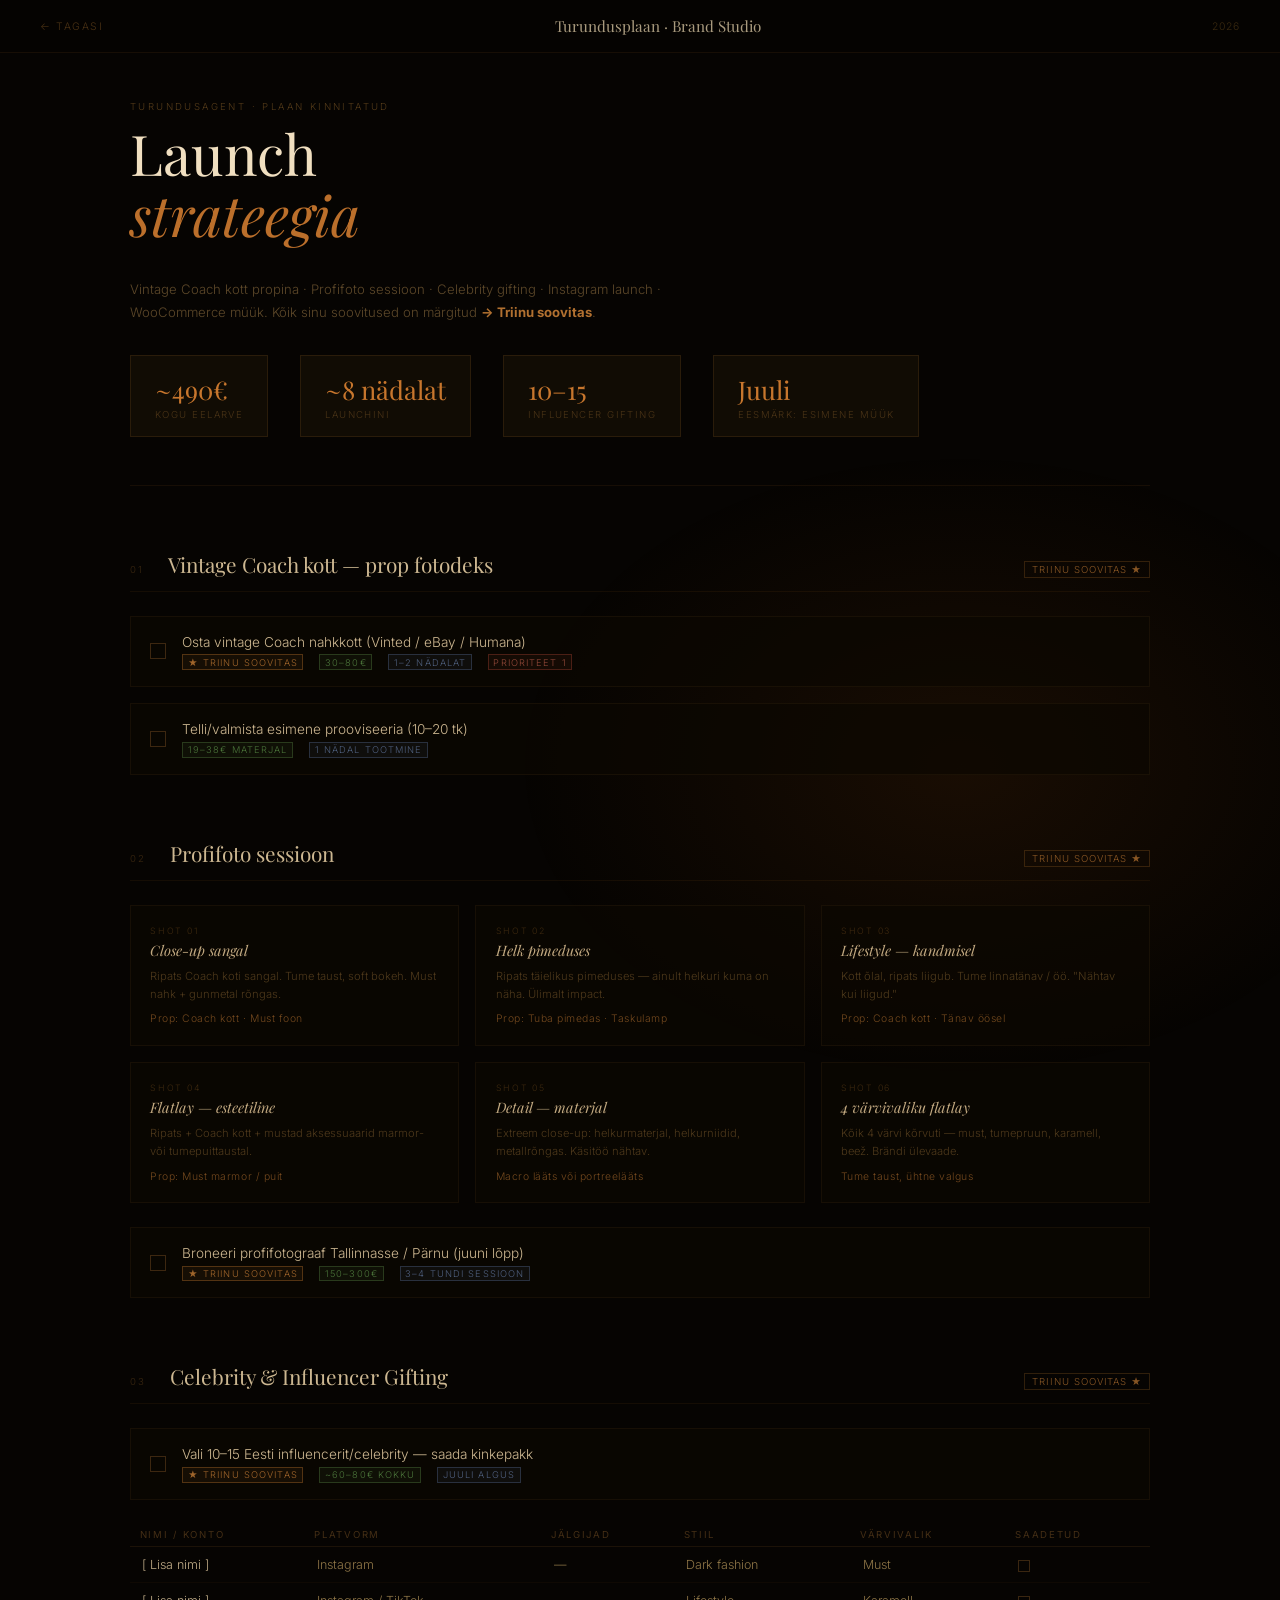
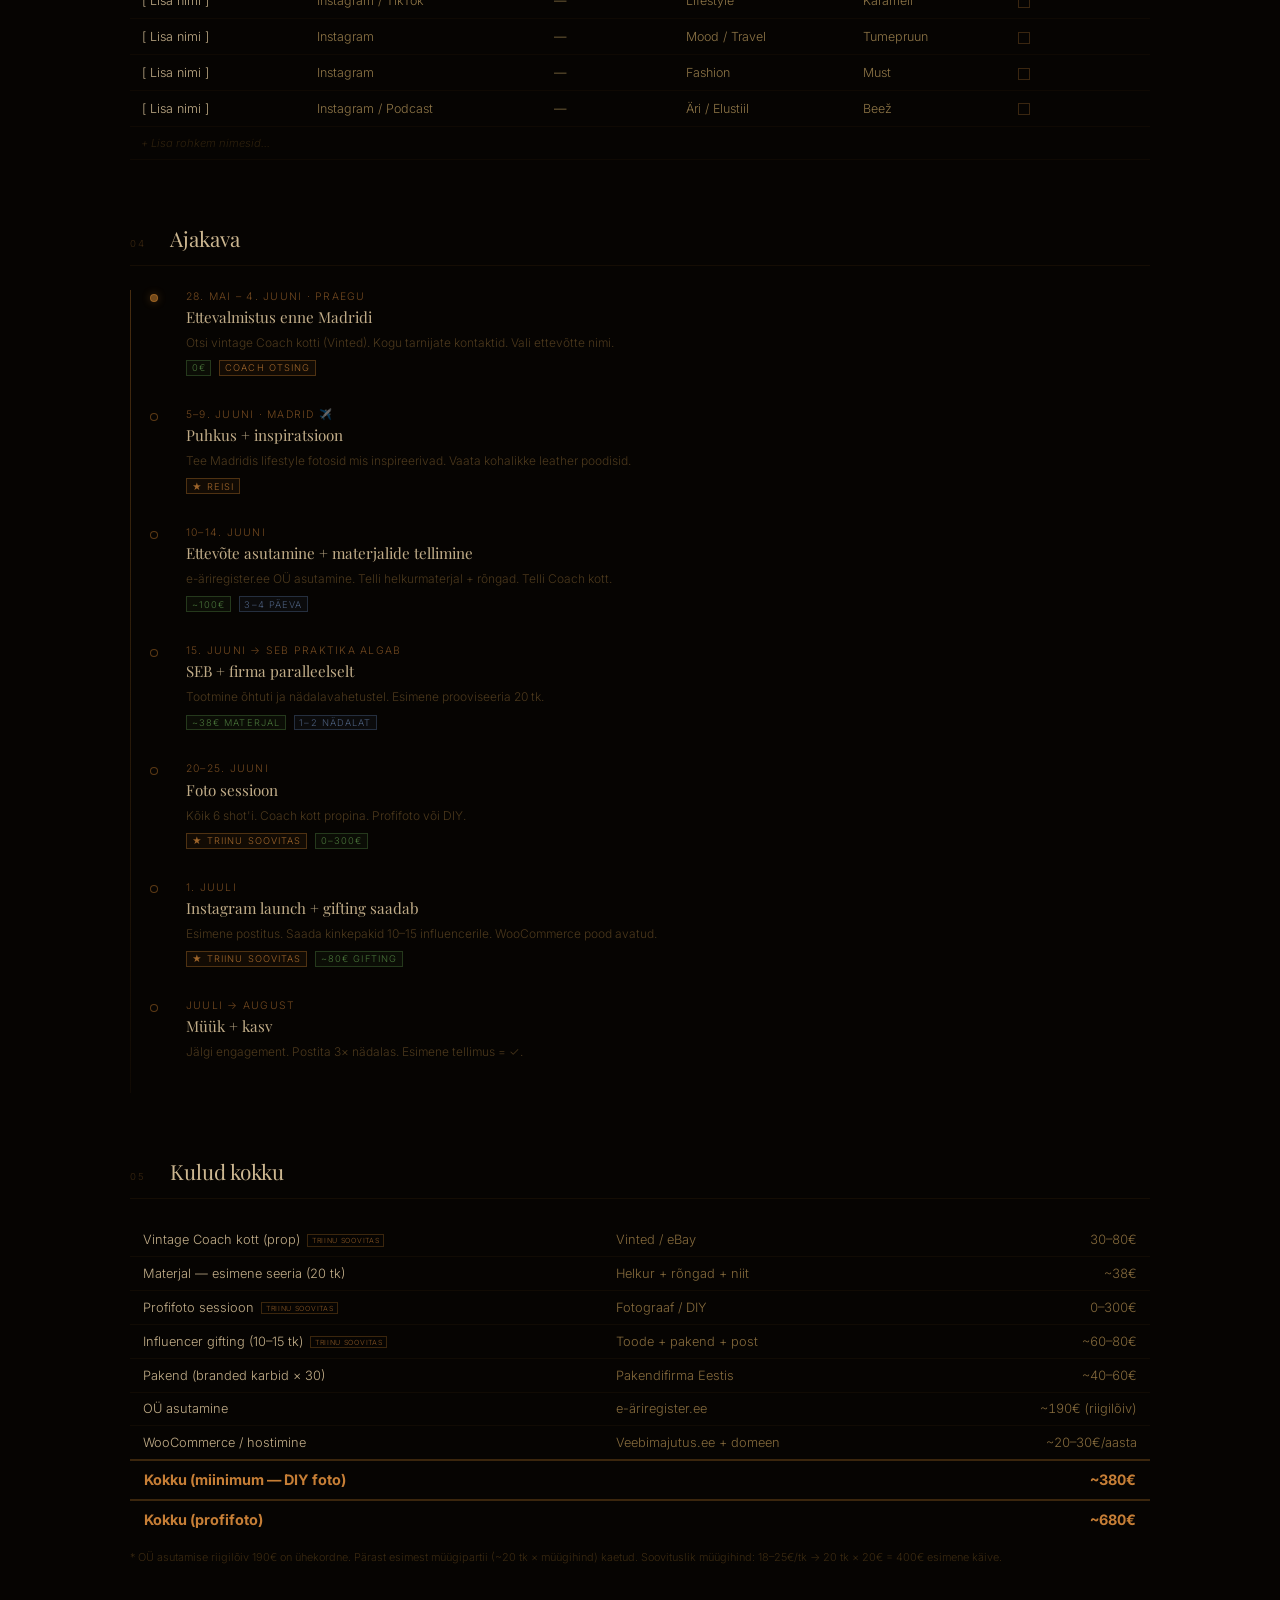
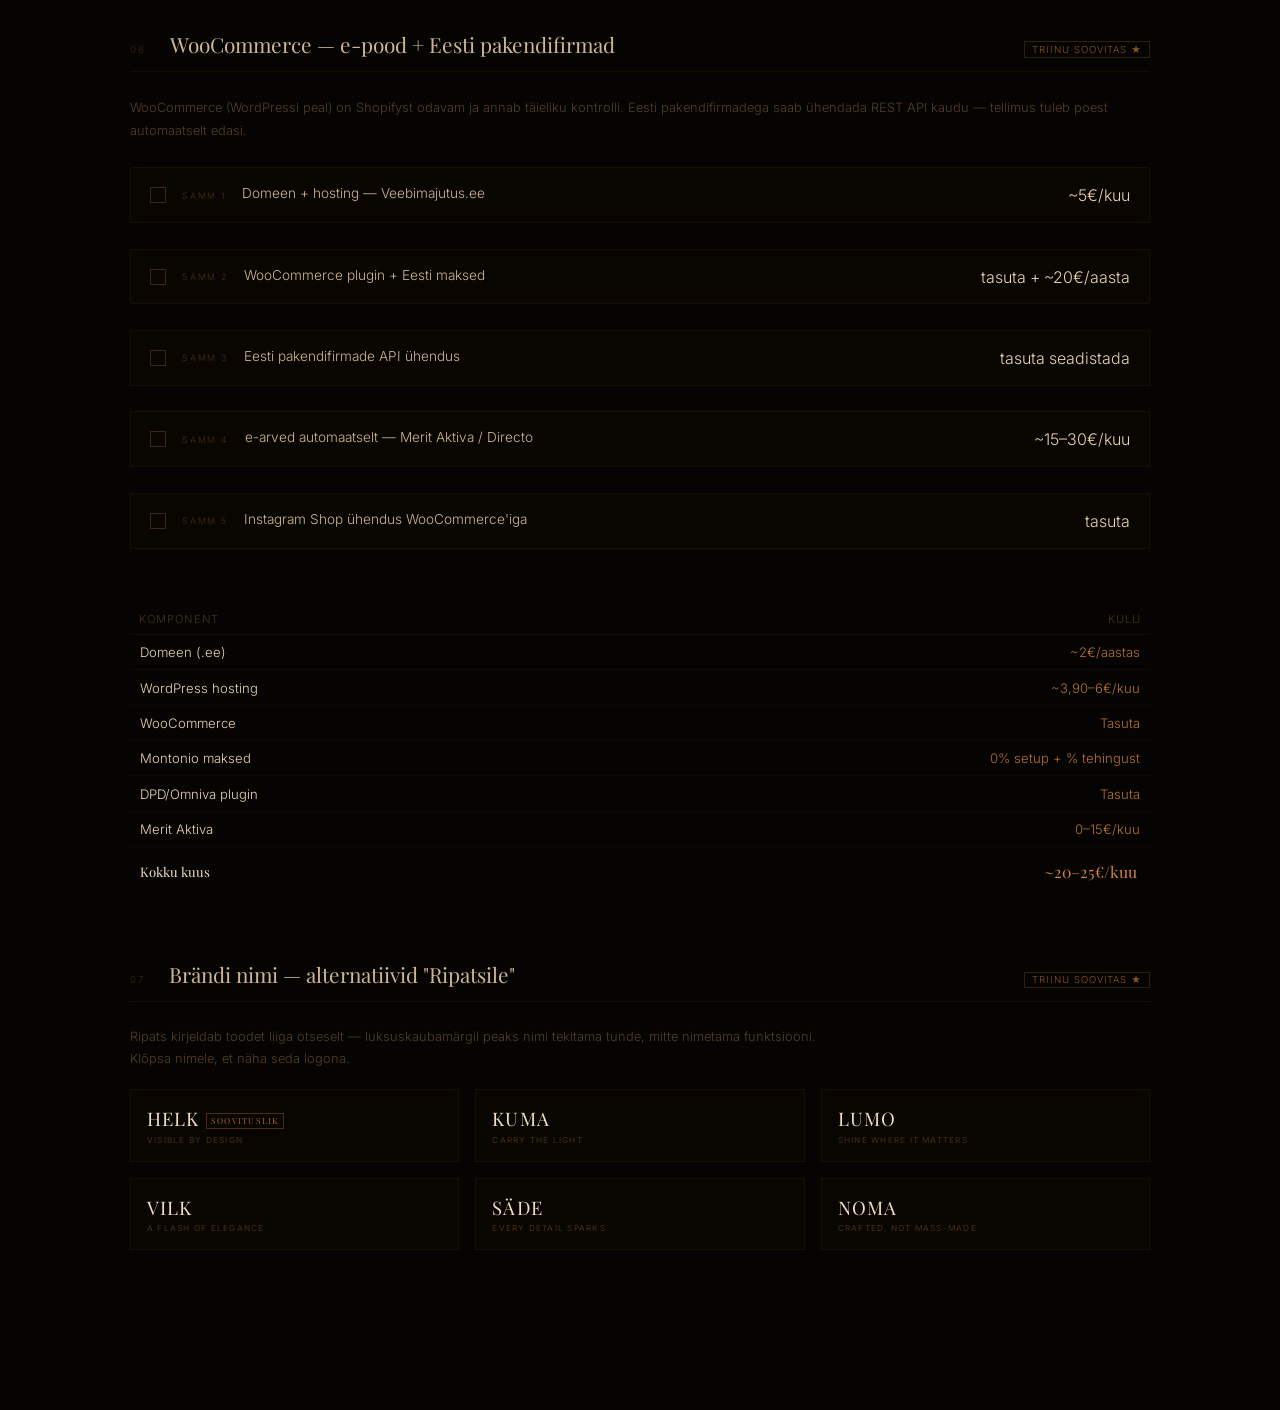
<file: turundus-plaan.html>
<!DOCTYPE html>
<html lang="et">
<head>
    <meta charset="UTF-8">
    <meta name="viewport" content="width=device-width, initial-scale=1.0">
    <title>Turundusplaan · Brand Studio</title>
    <style>
        @import url('https://fonts.googleapis.com/css2?family=Playfair+Display:ital,wght@0,300;0,400;1,300;1,400&family=Inter:wght@200;300;400;500&display=swap');

        *, *::before, *::after { box-sizing: border-box; margin: 0; padding: 0; }

        body {
            background: #060402;
            color: #e8d4b0;
            font-family: 'Inter', sans-serif;
            font-weight: 300;
            min-height: 100vh;
        }

        body::before {
            content: '';
            position: fixed;
            bottom: -20vh; right: -10vw;
            width: 70vw; height: 70vh;
            background: radial-gradient(ellipse, rgba(200,100,20,0.10) 0%, transparent 70%);
            pointer-events: none;
            z-index: 0;
        }

        /* ── TOP NAV ── */
        .topnav {
            display: flex;
            align-items: center;
            justify-content: space-between;
            padding: 1em 2.5em;
            border-bottom: 1px solid rgba(220,140,50,0.08);
            background: rgba(6,4,2,0.95);
            position: sticky; top: 0; z-index: 100;
        }

        .back { font-size: 0.65em; letter-spacing: 0.15em; text-transform: uppercase; color: rgba(180,120,50,0.4); text-decoration: none; transition: color 0.2s; }
        .back:hover { color: rgba(220,140,60,0.7); }

        .topnav-title { font-family: 'Playfair Display', serif; font-weight: 300; font-size: 0.95em; color: rgba(240,220,180,0.7); }

        .topnav-right { font-size: 0.65em; color: rgba(140,100,40,0.4); letter-spacing: 0.1em; }

        /* ── PAGE ── */
        .page {
            max-width: 1100px;
            margin: 0 auto;
            padding: 3em 2.5em 6em;
            position: relative; z-index: 1;
        }

        /* ── HERO ── */
        .hero {
            margin-bottom: 4em;
            border-bottom: 1px solid rgba(220,140,50,0.08);
            padding-bottom: 3em;
        }

        .hero-label {
            font-size: 0.6em;
            letter-spacing: 0.25em;
            text-transform: uppercase;
            color: rgba(200,140,60,0.4);
            margin-bottom: 1em;
        }

        .hero h1 {
            font-family: 'Playfair Display', serif;
            font-weight: 300;
            font-size: clamp(2em, 5vw, 3.5em);
            line-height: 1.1;
            color: #f0dfc0;
            margin-bottom: 0.6em;
        }

        .hero h1 em { font-style: italic; color: rgba(220,130,50,0.85); }

        .hero-sub {
            font-size: 0.82em;
            color: rgba(180,140,80,0.5);
            line-height: 1.7;
            max-width: 600px;
        }

        .budget-bar {
            display: flex;
            gap: 2em;
            margin-top: 2em;
            flex-wrap: wrap;
        }

        .budget-item {
            background: rgba(20,15,6,0.8);
            border: 1px solid rgba(220,140,50,0.12);
            padding: 1em 1.5em;
        }

        .budget-item .val {
            font-family: 'Playfair Display', serif;
            font-size: 1.6em;
            color: rgba(220,130,50,0.9);
            font-weight: 300;
        }

        .budget-item .lbl {
            font-size: 0.6em;
            letter-spacing: 0.15em;
            text-transform: uppercase;
            color: rgba(160,110,50,0.4);
            margin-top: 0.3em;
        }

        /* ── SECTION ── */
        section {
            margin-bottom: 4em;
        }

        .section-header {
            display: flex;
            align-items: baseline;
            gap: 1.5em;
            margin-bottom: 1.5em;
            border-bottom: 1px solid rgba(220,140,50,0.07);
            padding-bottom: 0.8em;
        }

        .section-num {
            font-size: 0.6em;
            letter-spacing: 0.2em;
            text-transform: uppercase;
            color: rgba(180,120,50,0.3);
        }

        .section-title {
            font-family: 'Playfair Display', serif;
            font-weight: 300;
            font-size: 1.3em;
            color: rgba(240,215,170,0.85);
        }

        .section-badge {
            font-size: 0.6em;
            letter-spacing: 0.1em;
            text-transform: uppercase;
            padding: 0.2em 0.7em;
            border: 1px solid rgba(220,140,50,0.2);
            color: rgba(220,140,60,0.6);
            margin-left: auto;
        }

        /* ── TASK CARD ── */
        .task-card {
            background: rgba(12,8,2,0.7);
            border: 1px solid rgba(80,55,20,0.2);
            margin-bottom: 1em;
            transition: border-color 0.2s;
        }

        .task-card:hover { border-color: rgba(220,140,50,0.2); }

        .task-card-header {
            display: flex;
            align-items: center;
            gap: 1em;
            padding: 1em 1.2em;
            cursor: pointer;
        }

        .task-status {
            width: 16px; height: 16px;
            border: 1px solid rgba(180,120,50,0.3);
            flex-shrink: 0;
            cursor: pointer;
            position: relative;
            transition: all 0.2s;
        }

        .task-status.done {
            background: rgba(220,140,50,0.3);
            border-color: rgba(220,140,50,0.5);
        }

        .task-status.done::after {
            content: '✓';
            position: absolute;
            top: 50%; left: 50%;
            transform: translate(-50%, -50%);
            font-size: 9px;
            color: rgba(240,215,170,0.9);
        }

        .task-main { flex: 1; }

        .task-name {
            font-size: 0.85em;
            color: rgba(240,215,170,0.85);
            margin-bottom: 0.2em;
            line-height: 1.4;
        }

        .task-name.done-text { text-decoration: line-through; color: rgba(160,120,60,0.4); }

        .task-meta {
            display: flex;
            gap: 1em;
            align-items: center;
            flex-wrap: wrap;
        }

        .tag {
            font-size: 0.58em;
            letter-spacing: 0.12em;
            text-transform: uppercase;
            padding: 0.15em 0.5em;
            border: 1px solid;
        }

        .tag-triinu { border-color: rgba(220,140,50,0.3); color: rgba(220,140,60,0.7); background: rgba(220,140,50,0.06); }
        .tag-cost { border-color: rgba(100,160,80,0.3); color: rgba(100,160,80,0.7); background: rgba(100,160,80,0.06); }
        .tag-time { border-color: rgba(100,130,180,0.3); color: rgba(120,150,200,0.6); background: rgba(100,130,180,0.06); }
        .tag-prio { border-color: rgba(200,80,60,0.3); color: rgba(200,100,80,0.7); background: rgba(200,80,60,0.06); }

        .task-detail {
            display: none;
            padding: 0 1.2em 1.2em 3.2em;
            font-size: 0.78em;
            color: rgba(180,140,80,0.55);
            line-height: 1.7;
            border-top: 1px solid rgba(80,55,20,0.15);
            margin-top: 0;
            padding-top: 0.8em;
        }

        .task-detail.open { display: block; }

        .task-detail ul { padding-left: 1.2em; }
        .task-detail li { margin-bottom: 0.3em; }
        .task-detail strong { color: rgba(220,160,70,0.8); font-weight: 500; }

        /* ── TIMELINE ── */
        .timeline {
            position: relative;
            padding-left: 1.5em;
        }

        .timeline::before {
            content: '';
            position: absolute;
            left: 0; top: 0; bottom: 0;
            width: 1px;
            background: linear-gradient(to bottom, rgba(220,140,50,0.3), rgba(220,140,50,0.05));
        }

        .tl-item {
            position: relative;
            padding: 0 0 2em 2em;
        }

        .tl-item::before {
            content: '';
            position: absolute;
            left: -4px; top: 0.3em;
            width: 8px; height: 8px;
            border-radius: 50%;
            border: 1px solid rgba(220,140,50,0.4);
            background: #060402;
        }

        .tl-item.current::before {
            background: rgba(220,140,50,0.5);
            box-shadow: 0 0 8px rgba(220,140,50,0.3);
        }

        .tl-date {
            font-size: 0.65em;
            letter-spacing: 0.12em;
            text-transform: uppercase;
            color: rgba(220,140,60,0.5);
            margin-bottom: 0.4em;
        }

        .tl-title {
            font-family: 'Playfair Display', serif;
            font-size: 0.95em;
            color: rgba(240,215,170,0.8);
            margin-bottom: 0.4em;
        }

        .tl-desc {
            font-size: 0.75em;
            color: rgba(160,120,60,0.45);
            line-height: 1.6;
        }

        .tl-tags { display: flex; gap: 0.5em; margin-top: 0.5em; flex-wrap: wrap; }

        /* ── INFLUENCER TABLE ── */
        .inf-table {
            width: 100%;
            border-collapse: collapse;
        }

        .inf-table th {
            font-size: 0.6em;
            letter-spacing: 0.18em;
            text-transform: uppercase;
            color: rgba(160,110,50,0.4);
            padding: 0.6em 1em;
            border-bottom: 1px solid rgba(80,55,20,0.3);
            text-align: left;
            font-weight: 400;
        }

        .inf-table td {
            font-size: 0.78em;
            padding: 0.8em 1em;
            border-bottom: 1px solid rgba(80,55,20,0.12);
            color: rgba(200,165,100,0.7);
            vertical-align: top;
        }

        .inf-table td:first-child { color: rgba(240,215,170,0.8); }

        .inf-send {
            display: inline-block;
            width: 12px; height: 12px;
            border: 1px solid rgba(180,120,50,0.3);
            cursor: pointer;
            transition: all 0.2s;
            vertical-align: middle;
        }

        .inf-send.sent { background: rgba(100,160,80,0.4); border-color: rgba(100,160,80,0.6); }

        /* ── PHOTO BRIEF ── */
        .photo-grid {
            display: grid;
            grid-template-columns: repeat(3, 1fr);
            gap: 1em;
        }

        .photo-brief-card {
            background: rgba(12,8,2,0.7);
            border: 1px solid rgba(80,55,20,0.2);
            padding: 1.2em;
        }

        .photo-brief-card .pb-num {
            font-size: 0.55em;
            letter-spacing: 0.2em;
            text-transform: uppercase;
            color: rgba(180,120,50,0.3);
            margin-bottom: 0.6em;
        }

        .photo-brief-card .pb-title {
            font-family: 'Playfair Display', serif;
            font-size: 0.9em;
            font-style: italic;
            color: rgba(240,210,160,0.8);
            margin-bottom: 0.6em;
            line-height: 1.3;
        }

        .photo-brief-card .pb-desc {
            font-size: 0.7em;
            color: rgba(160,120,60,0.45);
            line-height: 1.6;
        }

        .photo-brief-card .pb-prop {
            margin-top: 0.8em;
            font-size: 0.65em;
            color: rgba(220,140,60,0.5);
            letter-spacing: 0.05em;
        }

        /* ── COST SUMMARY ── */
        .cost-table {
            width: 100%;
            border-collapse: collapse;
        }

        .cost-table tr { border-bottom: 1px solid rgba(80,55,20,0.15); }
        .cost-table tr:last-child { border-bottom: 2px solid rgba(220,140,50,0.2); }
        .cost-table tr.total { border-bottom: none; border-top: 2px solid rgba(220,140,50,0.25); }

        .cost-table td {
            padding: 0.7em 1em;
            font-size: 0.8em;
            color: rgba(200,160,90,0.65);
        }

        .cost-table td:first-child { color: rgba(240,215,170,0.8); }
        .cost-table td:last-child { text-align: right; font-variant-numeric: tabular-nums; }

        .cost-table tr.total td {
            font-weight: 500;
            color: rgba(220,140,60,0.9);
            font-size: 0.9em;
        }

        .triinu-tag {
            display: inline-block;
            font-size: 0.55em;
            letter-spacing: 0.1em;
            text-transform: uppercase;
            padding: 0.1em 0.5em;
            border: 1px solid rgba(220,140,50,0.25);
            color: rgba(220,140,60,0.6);
            vertical-align: middle;
            margin-left: 0.5em;
        }

        ::-webkit-scrollbar { width: 3px; }
        ::-webkit-scrollbar-thumb { background: rgba(140,90,30,0.3); }
    </style>
</head>
<body>

<div class="topnav">
    <a href="hub.html" class="back">← Tagasi</a>
    <div class="topnav-title">Turundusplaan · Brand Studio</div>
    <div class="topnav-right">2026</div>
</div>

<div class="page">

    <!-- HERO -->
    <div class="hero">
        <div class="hero-label">Turundusagent · Plaan kinnitatud</div>
        <h1>Launch<br><em>strateegia</em></h1>
        <div class="hero-sub">
            Vintage Coach kott propina · Profifoto sessioon · Celebrity gifting ·
            Instagram launch · WooCommerce müük. Kõik sinu soovitused on märgitud
            <strong style="color:rgba(220,140,60,0.8)">→ Triinu soovitas</strong>.
        </div>

        <div class="budget-bar">
            <div class="budget-item">
                <div class="val">~490€</div>
                <div class="lbl">Kogu eelarve</div>
            </div>
            <div class="budget-item">
                <div class="val">~8 nädalat</div>
                <div class="lbl">Launchini</div>
            </div>
            <div class="budget-item">
                <div class="val">10–15</div>
                <div class="lbl">Influencer gifting</div>
            </div>
            <div class="budget-item">
                <div class="val">Juuli</div>
                <div class="lbl">Eesmärk: esimene müük</div>
            </div>
        </div>
    </div>

    <!-- 1. PHOTO PROP -->
    <section>
        <div class="section-header">
            <div class="section-num">01</div>
            <div class="section-title">Vintage Coach kott — prop fotodeks</div>
            <div class="section-badge">Triinu soovitas ★</div>
        </div>

        <div class="task-card">
            <div class="task-card-header" onclick="toggle(this)">
                <div class="task-status" onclick="toggleStatus(event,this)"></div>
                <div class="task-main">
                    <div class="task-name">Osta vintage Coach nahkkott (Vinted / eBay / Humana)</div>
                    <div class="task-meta">
                        <span class="tag tag-triinu">★ Triinu soovitas</span>
                        <span class="tag tag-cost">30–80€</span>
                        <span class="tag tag-time">1–2 nädalat</span>
                        <span class="tag tag-prio">Prioriteet 1</span>
                    </div>
                </div>
            </div>
            <div class="task-detail">
                <strong>Miks Coach?</strong> Coach on tuntud luksusnahkkott-bränd — seostub täpselt sinu sihtgrupi esteetikaga. Vintage = taaskasutus + autentne aesthetics.<br><br>
                <strong>Mida otsida:</strong>
                <ul>
                    <li>Must või tumepruun Coach nahkkott (klassikaline stiil)</li>
                    <li>Suurus: medium/large — et ripats oleks näha</li>
                    <li>Seisukord: hea, mõned kasutuse jäljed on okei (authentic)</li>
                    <li>Platvormid: <strong>Vinted.ee</strong>, Depop, eBay, Humana pood Tallinnas</li>
                </ul>
                <br><strong>Foto kontseptsioon:</strong> Ripats Coach koti sangal, tumeda tausta ees. Editorial, mitte toote-kataloog.
            </div>
        </div>

        <div class="task-card">
            <div class="task-card-header" onclick="toggle(this)">
                <div class="task-status" onclick="toggleStatus(event,this)"></div>
                <div class="task-main">
                    <div class="task-name">Telli/valmista esimene prooviseeria (10–20 tk)</div>
                    <div class="task-meta">
                        <span class="tag tag-cost">19–38€ materjal</span>
                        <span class="tag tag-time">1 nädal tootmine</span>
                    </div>
                </div>
            </div>
            <div class="task-detail">
                Materjal olemas (jäägid). Telli helkurmaterjal + metallrõngad enne 13. juunit.<br>
                Tootmine: käsitsi, ~2–3 tundi 10 tüki jaoks.<br>
                Värvid fotoeks: <strong>Must + Karamell</strong> (mõlemad pildile).
            </div>
        </div>
    </section>

    <!-- 2. PHOTO SHOOT -->
    <section>
        <div class="section-header">
            <div class="section-num">02</div>
            <div class="section-title">Profifoto sessioon</div>
            <div class="section-badge">Triinu soovitas ★</div>
        </div>

        <div class="photo-grid" style="margin-bottom:1.5em">
            <div class="photo-brief-card">
                <div class="pb-num">Shot 01</div>
                <div class="pb-title">Close-up sangal</div>
                <div class="pb-desc">Ripats Coach koti sangal. Tume taust, soft bokeh. Must nahk + gunmetal rõngas.</div>
                <div class="pb-prop">Prop: Coach kott · Must foon</div>
            </div>
            <div class="photo-brief-card">
                <div class="pb-num">Shot 02</div>
                <div class="pb-title">Helk pimeduses</div>
                <div class="pb-desc">Ripats täielikus pimeduses — ainult helkuri kuma on näha. Ülimalt impact.</div>
                <div class="pb-prop">Prop: Tuba pimedas · Taskulamp</div>
            </div>
            <div class="photo-brief-card">
                <div class="pb-num">Shot 03</div>
                <div class="pb-title">Lifestyle — kandmisel</div>
                <div class="pb-desc">Kott õlal, ripats liigub. Tume linnatänav / öö. "Nähtav kui liigud."</div>
                <div class="pb-prop">Prop: Coach kott · Tänav öösel</div>
            </div>
            <div class="photo-brief-card">
                <div class="pb-num">Shot 04</div>
                <div class="pb-title">Flatlay — esteetiline</div>
                <div class="pb-desc">Ripats + Coach kott + mustad aksessuaarid marmor- või tumepuittaustal.</div>
                <div class="pb-prop">Prop: Must marmor / puit</div>
            </div>
            <div class="photo-brief-card">
                <div class="pb-num">Shot 05</div>
                <div class="pb-title">Detail — materjal</div>
                <div class="pb-desc">Extreem close-up: helkurmaterjal, helkurniidid, metallrõngas. Käsitöö nähtav.</div>
                <div class="pb-prop">Macro lääts või portreelääts</div>
            </div>
            <div class="photo-brief-card">
                <div class="pb-num">Shot 06</div>
                <div class="pb-title">4 värvivaliku flatlay</div>
                <div class="pb-desc">Kõik 4 värvi kõrvuti — must, tumepruun, karamell, beež. Brändi ülevaade.</div>
                <div class="pb-prop">Tume taust, ühtne valgus</div>
            </div>
        </div>

        <div class="task-card">
            <div class="task-card-header" onclick="toggle(this)">
                <div class="task-status" onclick="toggleStatus(event,this)"></div>
                <div class="task-main">
                    <div class="task-name">Broneeri profifotograaf Tallinnasse / Pärnu (juuni lõpp)</div>
                    <div class="task-meta">
                        <span class="tag tag-triinu">★ Triinu soovitas</span>
                        <span class="tag tag-cost">150–300€</span>
                        <span class="tag tag-time">3–4 tundi sessioon</span>
                    </div>
                </div>
            </div>
            <div class="task-detail">
                <strong>Alternatiiv:</strong> DIY — iPhone 15 Pro + ring light + must foon = täiesti teostatav.<br><br>
                <strong>Soovitatud aeg:</strong> 20.–25. juuni (pärast SEB avaüritust, enne Suvemänge).<br>
                <strong>Stiil brief fotograafile:</strong> Tume, editorial, mitte valge stuudio. Coach kott. Helk.
            </div>
        </div>
    </section>

    <!-- 3. CELEBRITY GIFTING -->
    <section>
        <div class="section-header">
            <div class="section-num">03</div>
            <div class="section-title">Celebrity & Influencer Gifting</div>
            <div class="section-badge">Triinu soovitas ★</div>
        </div>

        <div class="task-card" style="margin-bottom:1.5em">
            <div class="task-card-header" onclick="toggle(this)">
                <div class="task-status" onclick="toggleStatus(event,this)"></div>
                <div class="task-main">
                    <div class="task-name">Vali 10–15 Eesti influencerit/celebrity — saada kinkepakk</div>
                    <div class="task-meta">
                        <span class="tag tag-triinu">★ Triinu soovitas</span>
                        <span class="tag tag-cost">~60–80€ kokku</span>
                        <span class="tag tag-time">Juuli algus</span>
                    </div>
                </div>
            </div>
            <div class="task-detail">
                <strong>Pakendi sisu:</strong><br>
                · 1× Leather Bag Charm (nende stiiliga sobiv värv)<br>
                · Käsitsi kirjutatud kaart<br>
                · Brändi visitkaart / mini-brošüür<br>
                · Minimalistlik must karp logoga<br><br>
                <strong>Sõnum kaardil:</strong> "Sinu jaoks — nähtav, kui liigud."<br><br>
                <strong>Palve:</strong> Ei pea postima. Aga kui meeldib — jaga.
            </div>
        </div>

        <table class="inf-table">
            <thead>
                <tr>
                    <th>Nimi / Konto</th>
                    <th>Platvorm</th>
                    <th>Jälgijad</th>
                    <th>Stiil</th>
                    <th>Värvivalik</th>
                    <th>Saadetud</th>
                </tr>
            </thead>
            <tbody>
                <tr>
                    <td>[ Lisa nimi ]</td>
                    <td>Instagram</td>
                    <td>—</td>
                    <td>Dark fashion</td>
                    <td>Must</td>
                    <td><div class="inf-send" onclick="this.classList.toggle('sent')"></div></td>
                </tr>
                <tr>
                    <td>[ Lisa nimi ]</td>
                    <td>Instagram / TikTok</td>
                    <td>—</td>
                    <td>Lifestyle</td>
                    <td>Karamell</td>
                    <td><div class="inf-send" onclick="this.classList.toggle('sent')"></div></td>
                </tr>
                <tr>
                    <td>[ Lisa nimi ]</td>
                    <td>Instagram</td>
                    <td>—</td>
                    <td>Mood / Travel</td>
                    <td>Tumepruun</td>
                    <td><div class="inf-send" onclick="this.classList.toggle('sent')"></div></td>
                </tr>
                <tr>
                    <td>[ Lisa nimi ]</td>
                    <td>Instagram</td>
                    <td>—</td>
                    <td>Fashion</td>
                    <td>Must</td>
                    <td><div class="inf-send" onclick="this.classList.toggle('sent')"></div></td>
                </tr>
                <tr>
                    <td>[ Lisa nimi ]</td>
                    <td>Instagram / Podcast</td>
                    <td>—</td>
                    <td>Äri / Elustiil</td>
                    <td>Beež</td>
                    <td><div class="inf-send" onclick="this.classList.toggle('sent')"></div></td>
                </tr>
                <tr>
                    <td colspan="6" style="color:rgba(140,100,40,0.3); font-size:0.7em; font-style:italic">
                        + Lisa rohkem nimesid...
                    </td>
                </tr>
            </tbody>
        </table>
    </section>

    <!-- 4. TIMELINE -->
    <section>
        <div class="section-header">
            <div class="section-num">04</div>
            <div class="section-title">Ajakava</div>
        </div>

        <div class="timeline">
            <div class="tl-item current">
                <div class="tl-date">28. mai – 4. juuni · Praegu</div>
                <div class="tl-title">Ettevalmistus enne Madridi</div>
                <div class="tl-desc">Otsi vintage Coach kotti (Vinted). Kogu tarnijate kontaktid. Vali ettevõtte nimi.</div>
                <div class="tl-tags">
                    <span class="tag tag-cost">0€</span>
                    <span class="tag tag-triinu">Coach otsing</span>
                </div>
            </div>
            <div class="tl-item">
                <div class="tl-date">5–9. juuni · Madrid ✈️</div>
                <div class="tl-title">Puhkus + inspiratsioon</div>
                <div class="tl-desc">Tee Madridis lifestyle fotosid mis inspireerivad. Vaata kohalikke leather poodisid.</div>
                <div class="tl-tags"><span class="tag tag-triinu">★ Reisi</span></div>
            </div>
            <div class="tl-item">
                <div class="tl-date">10–14. juuni</div>
                <div class="tl-title">Ettevõte asutamine + materjalide tellimine</div>
                <div class="tl-desc">e-äriregister.ee OÜ asutamine. Telli helkurmaterjal + rõngad. Telli Coach kott.</div>
                <div class="tl-tags">
                    <span class="tag tag-cost">~100€</span>
                    <span class="tag tag-time">3–4 päeva</span>
                </div>
            </div>
            <div class="tl-item">
                <div class="tl-date">15. juuni → SEB praktika algab</div>
                <div class="tl-title">SEB + firma paralleelselt</div>
                <div class="tl-desc">Tootmine õhtuti ja nädalavahetustel. Esimene prooviseeria 20 tk.</div>
                <div class="tl-tags">
                    <span class="tag tag-cost">~38€ materjal</span>
                    <span class="tag tag-time">1–2 nädalat</span>
                </div>
            </div>
            <div class="tl-item">
                <div class="tl-date">20–25. juuni</div>
                <div class="tl-title">Foto sessioon</div>
                <div class="tl-desc">Kõik 6 shot'i. Coach kott propina. Profifoto või DIY.</div>
                <div class="tl-tags">
                    <span class="tag tag-triinu">★ Triinu soovitas</span>
                    <span class="tag tag-cost">0–300€</span>
                </div>
            </div>
            <div class="tl-item">
                <div class="tl-date">1. juuli</div>
                <div class="tl-title">Instagram launch + gifting saadab</div>
                <div class="tl-desc">Esimene postitus. Saada kinkepakid 10–15 influencerile. WooCommerce pood avatud.</div>
                <div class="tl-tags">
                    <span class="tag tag-triinu">★ Triinu soovitas</span>
                    <span class="tag tag-cost">~80€ gifting</span>
                </div>
            </div>
            <div class="tl-item">
                <div class="tl-date">Juuli → August</div>
                <div class="tl-title">Müük + kasv</div>
                <div class="tl-desc">Jälgi engagement. Postita 3× nädalas. Esimene tellimus = ✓.</div>
            </div>
        </div>
    </section>

    <!-- 5. COST SUMMARY -->
    <section>
        <div class="section-header">
            <div class="section-num">05</div>
            <div class="section-title">Kulud kokku</div>
        </div>

        <table class="cost-table">
            <tr>
                <td>Vintage Coach kott (prop) <span class="triinu-tag">Triinu soovitas</span></td>
                <td>Vinted / eBay</td>
                <td>30–80€</td>
            </tr>
            <tr>
                <td>Materjal — esimene seeria (20 tk)</td>
                <td>Helkur + rõngad + niit</td>
                <td>~38€</td>
            </tr>
            <tr>
                <td>Profifoto sessioon <span class="triinu-tag">Triinu soovitas</span></td>
                <td>Fotograaf / DIY</td>
                <td>0–300€</td>
            </tr>
            <tr>
                <td>Influencer gifting (10–15 tk) <span class="triinu-tag">Triinu soovitas</span></td>
                <td>Toode + pakend + post</td>
                <td>~60–80€</td>
            </tr>
            <tr>
                <td>Pakend (branded karbid × 30)</td>
                <td>Pakendifirma Eestis</td>
                <td>~40–60€</td>
            </tr>
            <tr>
                <td>OÜ asutamine</td>
                <td>e-äriregister.ee</td>
                <td>~190€ (riigilõiv)</td>
            </tr>
            <tr>
                <td>WooCommerce / hostimine</td>
                <td>Veebimajutus.ee + domeen</td>
                <td>~20–30€/aasta</td>
            </tr>
            <tr class="total">
                <td colspan="2"><strong>Kokku (miinimum — DIY foto)</strong></td>
                <td><strong>~380€</strong></td>
            </tr>
            <tr class="total">
                <td colspan="2"><strong>Kokku (profifoto)</strong></td>
                <td><strong>~680€</strong></td>
            </tr>
        </table>

        <p style="font-size:0.68em; color:rgba(140,100,40,0.4); margin-top:1em; line-height:1.6;">
            * OÜ asutamise riigilõiv 190€ on ühekordne. Pärast esimest müügipartii (~20 tk × müügihind) kaetud.
            Soovituslik müügihind: 18–25€/tk → 20 tk × 20€ = 400€ esimene käive.
        </p>
    </section>

    <!-- WOOCOMMERCE SECTION -->
    <section id="woocommerce">
        <div class="section-header">
            <div class="section-num">06</div>
            <div class="section-title">WooCommerce — e-pood + Eesti pakendifirmad</div>
            <div class="section-badge">Triinu soovitas ★</div>
        </div>

        <p style="font-size:0.8em; color:rgba(160,120,70,0.5); margin-bottom:2em; line-height:1.8;">
            WooCommerce (WordPressi peal) on Shopifyst odavam ja annab täieliku kontrolli.
            Eesti pakendifirmadega saab ühendada REST API kaudu — tellimus tuleb poest automaatselt edasi.
        </p>

        <!-- SAMMUD -->
        <div style="display:flex; flex-direction:column; gap:0.6em; margin-bottom:2.5em;">

            <div class="task-card">
                <div class="task-card-header" onclick="toggle(this)" style="cursor:pointer;">
                    <div class="task-status" onclick="toggleStatus(event,this)"></div>
                    <div style="font-size:0.55em;letter-spacing:0.2em;text-transform:uppercase;color:rgba(180,120,50,0.35);min-width:4em;">Samm 1</div>
                    <div class="task-name">Domeen + hosting — Veebimajutus.ee</div>
                    <div class="task-meta" style="margin-left:auto;">~5€/kuu</div>
                </div>
                <div class="task-detail">
                    <p>Registreeri domeen (nt <strong>helk.ee</strong> või sinu brändinimi) Veebimajutus.ee kaudu — odavaim Eesti hostingufirma, WordPress ühe klikiga.</p>
                    <p style="margin-top:0.6em;">
                        ↗ <a href="#" style="color:rgba(220,140,60,0.7);text-decoration:none;" onclick="return false;">veebimajutus.ee</a> · domeen ~2€/aastas · WordPress hosting alates 3,90€/kuu
                    </p>
                </div>
            </div>

            <div class="task-card">
                <div class="task-card-header" onclick="toggle(this)" style="cursor:pointer;">
                    <div class="task-status" onclick="toggleStatus(event,this)"></div>
                    <div style="font-size:0.55em;letter-spacing:0.2em;text-transform:uppercase;color:rgba(180,120,50,0.35);min-width:4em;">Samm 2</div>
                    <div class="task-name">WooCommerce plugin + Eesti maksed</div>
                    <div class="task-meta" style="margin-left:auto;">tasuta + ~20€/aasta</div>
                </div>
                <div class="task-detail">
                    <p>WooCommerce plugin on <strong>tasuta</strong>. Eesti makselahendus: <strong>Montonio</strong> (pangalingid, kaardimaksed, järelmaks) — sobib kõige paremini Eesti turule.</p>
                    <p style="margin-top:0.6em;">Alternatiiv: Maksekeskus.ee — samuti Eesti pangad + Visa/MC.</p>
                    <p style="margin-top:0.6em;">↗ montonio.com · ↗ maksekeskus.ee</p>
                </div>
            </div>

            <div class="task-card">
                <div class="task-card-header" onclick="toggle(this)" style="cursor:pointer;">
                    <div class="task-status" onclick="toggleStatus(event,this)"></div>
                    <div style="font-size:0.55em;letter-spacing:0.2em;text-transform:uppercase;color:rgba(180,120,50,0.35);min-width:4em;">Samm 3</div>
                    <div class="task-name">Eesti pakendifirmade API ühendus</div>
                    <div class="task-meta" style="margin-left:auto;">tasuta seadistada</div>
                </div>
                <div class="task-detail">
                    <p>WooCommerce REST API saadab iga uue tellimuse automaatselt edasi. Eesti pakendifirmad:</p>
                    <table style="width:100%; border-collapse:collapse; font-size:0.85em; margin-top:1em;">
                        <tr style="border-bottom:1px solid rgba(220,140,50,0.08);">
                            <td style="padding:0.6em 0.8em; color:rgba(180,140,80,0.6); width:40%;">Firma</td>
                            <td style="padding:0.6em 0.8em; color:rgba(180,140,80,0.6);">Toode</td>
                            <td style="padding:0.6em 0.8em; color:rgba(180,140,80,0.6);">Ühendus</td>
                        </tr>
                        <tr style="border-bottom:1px solid rgba(220,140,50,0.05);">
                            <td style="padding:0.6em 0.8em; color:#e8d4b0;">Pakendikeskus OÜ</td>
                            <td style="padding:0.6em 0.8em; color:rgba(180,140,90,0.5);">Väiksed karbid, kotid</td>
                            <td style="padding:0.6em 0.8em; color:rgba(180,140,90,0.5);">E-post / REST API</td>
                        </tr>
                        <tr style="border-bottom:1px solid rgba(220,140,50,0.05);">
                            <td style="padding:0.6em 0.8em; color:#e8d4b0;">Smurfit Kappa Eesti</td>
                            <td style="padding:0.6em 0.8em; color:rgba(180,140,90,0.5);">Lainepappkarbid, trükk</td>
                            <td style="padding:0.6em 0.8em; color:rgba(180,140,90,0.5);">B2B portaal</td>
                        </tr>
                        <tr style="border-bottom:1px solid rgba(220,140,50,0.05);">
                            <td style="padding:0.6em 0.8em; color:#e8d4b0;">DPD Eesti / Omniva</td>
                            <td style="padding:0.6em 0.8em; color:rgba(180,140,90,0.5);">Saatmine + pakiautomaadid</td>
                            <td style="padding:0.6em 0.8em; color:rgba(180,140,90,0.5);">WooCommerce plugin olemas</td>
                        </tr>
                        <tr>
                            <td style="padding:0.6em 0.8em; color:#e8d4b0;">Itella SmartPOST</td>
                            <td style="padding:0.6em 0.8em; color:rgba(180,140,90,0.5);">Pakiautomaadid EE/LV/LT/FI</td>
                            <td style="padding:0.6em 0.8em; color:rgba(180,140,90,0.5);">WooCommerce plugin olemas</td>
                        </tr>
                    </table>
                    <p style="margin-top:1em; font-size:0.85em; color:rgba(140,100,50,0.5);">
                        DPD ja Omniva WooCommerce pluginid on tasuta ja seadistatavad ilma programmeerimiseta.
                        Pakendifirmadega (Pakendikeskus) võtad ühendust otse — nad saadavad sulle hinnakatalogi ja minimaalse tellimuse info.
                    </p>
                </div>
            </div>

            <div class="task-card">
                <div class="task-card-header" onclick="toggle(this)" style="cursor:pointer;">
                    <div class="task-status" onclick="toggleStatus(event,this)"></div>
                    <div style="font-size:0.55em;letter-spacing:0.2em;text-transform:uppercase;color:rgba(180,120,50,0.35);min-width:4em;">Samm 4</div>
                    <div class="task-name">e-arved automaatselt — Merit Aktiva / Directo</div>
                    <div class="task-meta" style="margin-left:auto;">~15–30€/kuu</div>
                </div>
                <div class="task-detail">
                    <p><strong>Merit Aktiva</strong> on odavaim Eesti raamatupidamistarkvara OÜ-le — WooCommerce integratsioon olemas, arved lähevad automaatselt.</p>
                    <p style="margin-top:0.6em;">↗ merit.ee · alates 0€/kuu (kuni 10 arvet) · seejärel ~15€/kuu</p>
                </div>
            </div>

            <div class="task-card">
                <div class="task-card-header" onclick="toggle(this)" style="cursor:pointer;">
                    <div class="task-status" onclick="toggleStatus(event,this)"></div>
                    <div style="font-size:0.55em;letter-spacing:0.2em;text-transform:uppercase;color:rgba(180,120,50,0.35);min-width:4em;">Samm 5</div>
                    <div class="task-name">Instagram Shop ühendus WooCommerce'iga</div>
                    <div class="task-meta" style="margin-left:auto;">tasuta</div>
                </div>
                <div class="task-detail">
                    <p>Meta Commerce Manager → ühenda WooCommerce kataloogiga → Instagram Stories ja Posts saavad "Osta" nupu otse postitusele.</p>
                    <p style="margin-top:0.6em;">Vajalik: Eesti ärikonto Facebookis + OÜ registreeritud.</p>
                </div>
            </div>

        </div>

        <!-- KULUD -->
        <table style="width:100%; border-collapse:collapse; font-size:0.82em;">
            <tr style="border-bottom:1px solid rgba(220,140,50,0.08);">
                <td style="padding:0.7em 0.8em; color:rgba(160,120,70,0.4); font-size:0.85em; letter-spacing:0.1em; text-transform:uppercase;">Komponent</td>
                <td style="padding:0.7em 0.8em; color:rgba(160,120,70,0.4); font-size:0.85em; letter-spacing:0.1em; text-transform:uppercase; text-align:right;">Kulu</td>
            </tr>
            <tr style="border-bottom:1px solid rgba(220,140,50,0.04);">
                <td style="padding:0.7em 0.8em; color:#e8d4b0;">Domeen (.ee)</td>
                <td style="padding:0.7em 0.8em; color:rgba(220,140,60,0.8); text-align:right;">~2€/aastas</td>
            </tr>
            <tr style="border-bottom:1px solid rgba(220,140,50,0.04);">
                <td style="padding:0.7em 0.8em; color:#e8d4b0;">WordPress hosting</td>
                <td style="padding:0.7em 0.8em; color:rgba(220,140,60,0.8); text-align:right;">~3,90–6€/kuu</td>
            </tr>
            <tr style="border-bottom:1px solid rgba(220,140,50,0.04);">
                <td style="padding:0.7em 0.8em; color:#e8d4b0;">WooCommerce</td>
                <td style="padding:0.7em 0.8em; color:rgba(220,140,60,0.8); text-align:right;">Tasuta</td>
            </tr>
            <tr style="border-bottom:1px solid rgba(220,140,50,0.04);">
                <td style="padding:0.7em 0.8em; color:#e8d4b0;">Montonio maksed</td>
                <td style="padding:0.7em 0.8em; color:rgba(220,140,60,0.8); text-align:right;">0% setup + % tehingust</td>
            </tr>
            <tr style="border-bottom:1px solid rgba(220,140,50,0.04);">
                <td style="padding:0.7em 0.8em; color:#e8d4b0;">DPD/Omniva plugin</td>
                <td style="padding:0.7em 0.8em; color:rgba(220,140,60,0.8); text-align:right;">Tasuta</td>
            </tr>
            <tr style="border-bottom:1px solid rgba(220,140,50,0.04);">
                <td style="padding:0.7em 0.8em; color:#e8d4b0;">Merit Aktiva</td>
                <td style="padding:0.7em 0.8em; color:rgba(220,140,60,0.8); text-align:right;">0–15€/kuu</td>
            </tr>
            <tr style="border-top:1px solid rgba(220,140,50,0.15);">
                <td style="padding:0.9em 0.8em; color:#f0dfc0; font-family:'Playfair Display',serif; font-weight:300;">Kokku kuus</td>
                <td style="padding:0.9em 0.8em; color:rgba(220,140,60,0.95); text-align:right; font-family:'Playfair Display',serif; font-size:1.2em;">~20–25€/kuu</td>
            </tr>
        </table>

    </section>

    <!-- BRAND NAME SECTION -->
    <section id="brandnimi">
        <div class="section-header">
            <div class="section-num">07</div>
            <div class="section-title">Brändi nimi — alternatiivid "Ripatsile"</div>
            <div class="section-badge">Triinu soovitas ★</div>
        </div>
        <p style="font-size:0.8em; color:rgba(160,120,70,0.5); margin-bottom:1.5em; line-height:1.7;">
            Ripats kirjeldab toodet liiga otseselt — luksuskaubamärgil peaks nimi tekitama tunde, mitte nimetama funktsiooni.<br>
            Klõpsa nimele, et näha seda logona.
        </p>
        <div id="brandGrid" style="display:grid; grid-template-columns: repeat(3,1fr); gap:1em; margin-bottom:2em;">
        </div>
        <div id="brandPreview" style="display:none; background:rgba(12,8,2,0.8); border:1px solid rgba(220,140,50,0.15); padding:3em; text-align:center; margin-bottom:1.5em; transition:all 0.3s;">
            <div id="previewName" style="font-family:'Playfair Display',serif; font-weight:300; font-size:clamp(3em,8vw,5.5em); color:#f0dfc0; letter-spacing:0.08em; margin-bottom:0.3em;"></div>
            <div id="previewTagline" style="font-size:0.7em; letter-spacing:0.25em; text-transform:uppercase; color:rgba(200,140,60,0.5); margin-bottom:1.5em;"></div>
            <div id="previewDesc" style="font-size:0.8em; color:rgba(160,120,70,0.5); max-width:400px; margin:0 auto; line-height:1.7;"></div>
        </div>
    </section>

</div>

<script>
const brands = [
    { name:'HELK', tagline:'Visible by design', desc:'Eesti sõna "helk" — glow, gleam, shimmer. Meenutab nii nahka kui helkurit. Lühike, kõlav, rahvusvaheliselt lausutav.', recommended:true },
    { name:'KUMA', tagline:'Carry the light', desc:'Jaapani "kuma" = bear, aga ka kõlab nagu "glow" mõnes keeles. Eksootiline, meeldejääv, sobib luksussegmenti.', recommended:false },
    { name:'LUMO', tagline:'Shine where it matters', desc:'Lühem "luminous" — valgust täis, elegantne. Toimib nii inglise kui eesti keeles. Lihtne hääldada.', recommended:false },
    { name:'VILK', tagline:'A flash of elegance', desc:'Eesti sõna — "vilk" tähendab kiire sähvatust. Lühike, tugev, ainulaadne. Rahvusvaheliselt huvitav.', recommended:false },
    { name:'SÄDE', tagline:'Every detail sparks', desc:'Eesti "säde" = spark, glimmer. Poeetiline, soe, naiselik ilma magusana kõlamata. Hea Instagrami-nimena.', recommended:false },
    { name:'NOMA', tagline:'Crafted, not mass-made', desc:'Skandinaavialik kõla, tähendab mõnes keeles "nime" — identiteet, personaalsus. Puhas ja moodne.', recommended:false },
];

const grid = document.getElementById('brandGrid');
const preview = document.getElementById('brandPreview');
let active = null;

brands.forEach((b, i) => {
    const card = document.createElement('button');
    card.style.cssText = 'background:rgba(12,8,2,0.7);border:1px solid rgba(80,55,20,0.2);padding:1.2em;text-align:left;cursor:pointer;transition:all 0.25s;color:inherit;font-family:inherit;';
    card.innerHTML = `
        <div style="font-family:'Playfair Display',serif;font-weight:300;font-size:1.4em;color:#f0dfc0;letter-spacing:0.06em;margin-bottom:0.2em;">${b.name}${b.recommended ? ' <span style="font-size:0.45em;letter-spacing:0.15em;text-transform:uppercase;color:rgba(220,140,60,0.7);vertical-align:middle;padding:0.15em 0.5em;border:1px solid rgba(220,140,60,0.3);">Soovituslik</span>' : ''}</div>
        <div style="font-size:0.62em;letter-spacing:0.15em;text-transform:uppercase;color:rgba(160,110,50,0.4);">${b.tagline}</div>
    `;
    card.addEventListener('click', () => {
        if (active === i) { active=null; preview.style.display='none'; card.style.borderColor='rgba(80,55,20,0.2)'; return; }
        document.querySelectorAll('#brandGrid button').forEach(c => c.style.borderColor='rgba(80,55,20,0.2)');
        card.style.borderColor='rgba(220,140,50,0.4)';
        active = i;
        document.getElementById('previewName').textContent = b.name;
        document.getElementById('previewTagline').textContent = b.tagline;
        document.getElementById('previewDesc').textContent = b.desc;
        preview.style.display='block';
        preview.scrollIntoView({behavior:'smooth',block:'nearest'});
    });
    card.addEventListener('mouseenter', () => { if(active!==i) card.style.borderColor='rgba(220,140,50,0.2)'; });
    card.addEventListener('mouseleave', () => { if(active!==i) card.style.borderColor='rgba(80,55,20,0.2)'; });
    grid.appendChild(card);
});

function toggle(header) {
    const detail = header.nextElementSibling;
    if (detail && detail.classList.contains('task-detail')) {
        detail.classList.toggle('open');
    }
}

function toggleStatus(e, el) {
    e.stopPropagation();
    el.classList.toggle('done');
    const name = el.closest('.task-card-header').querySelector('.task-name');
    if (name) name.classList.toggle('done-text');
}
</script>
</body>
</html>
</file>
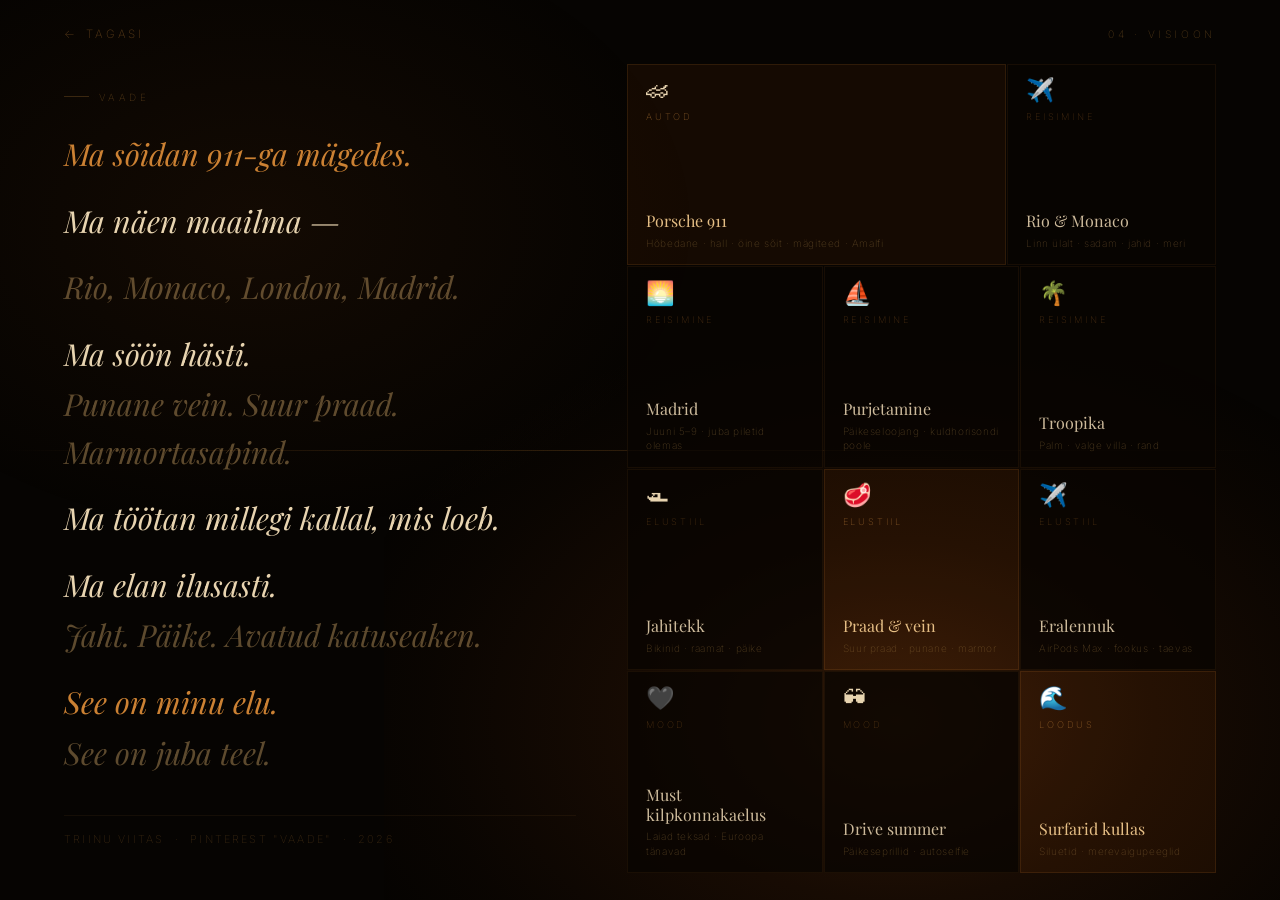
<file: visioon.html>
<!DOCTYPE html>
<html lang="et">
<head>
    <meta charset="UTF-8">
    <meta name="viewport" content="width=device-width, initial-scale=1.0">
    <title>Visioon · Triinu</title>
    <style>
        @import url('https://fonts.googleapis.com/css2?family=Playfair+Display:ital,wght@0,300;0,400;1,300;1,400&family=Inter:wght@200;300;400&display=swap');

        *, *::before, *::after { box-sizing: border-box; margin: 0; padding: 0; }

        html, body {
            height: 100%;
            overflow: hidden;
        }

        body {
            background: #060402;
            color: #e8d4b0;
            font-family: 'Inter', sans-serif;
            font-weight: 200;
        }

        /* ── CINEMATIC BACKGROUND ── */
        .bg {
            position: fixed;
            inset: 0;
            z-index: 0;
        }

        /* warm glow — bottom right, like city below a mountain pass */
        .bg::before {
            content: '';
            position: absolute;
            bottom: -20vh; right: -10vw;
            width: 80vw; height: 80vh;
            background: radial-gradient(ellipse at center,
                rgba(220,110,30,0.20) 0%,
                rgba(180,80,20,0.10) 35%,
                rgba(120,50,10,0.04) 65%,
                transparent 80%);
            pointer-events: none;
        }

        /* secondary glow — upper left, like dawn on a horizon */
        .bg::after {
            content: '';
            position: absolute;
            top: -10vh; left: -15vw;
            width: 70vw; height: 70vh;
            background: radial-gradient(ellipse at center,
                rgba(160,80,20,0.09) 0%,
                transparent 70%);
            pointer-events: none;
        }

        /* horizontal light streak */
        .light-streak {
            position: fixed;
            top: 50vh;
            left: 0; right: 0;
            height: 1px;
            background: linear-gradient(to right,
                transparent 0%,
                rgba(220,140,50,0.08) 15%,
                rgba(220,140,50,0.18) 45%,
                rgba(220,140,50,0.06) 75%,
                transparent 100%);
            z-index: 1;
        }

        /* ── SCENE ── */
        .scene {
            position: relative;
            z-index: 2;
            height: 100vh;
            display: grid;
            grid-template-rows: auto 1fr;
            padding: 3vh 5vw 3vh;
            gap: 2.5vh;
        }

        /* ── TOP BAR ── */
        .topbar {
            display: flex;
            align-items: center;
            justify-content: space-between;
            animation: cin 0.9s ease both 0.05s;
        }

        .back-link {
            font-size: clamp(0.6em, 1.1vw, 0.72em);
            letter-spacing: 0.25em;
            text-transform: uppercase;
            color: rgba(180,120,50,0.45);
            text-decoration: none;
            display: flex;
            align-items: center;
            gap: 0.7em;
            transition: color 0.3s;
        }

        .back-link:hover {
            color: rgba(220,150,70,0.8);
        }

        .back-link::before {
            content: '←';
            font-style: normal;
        }

        .page-label {
            font-size: clamp(0.55em, 1vw, 0.65em);
            letter-spacing: 0.35em;
            text-transform: uppercase;
            color: rgba(200,140,60,0.35);
        }

        /* ── MAIN CONTENT: TWO COLUMNS ── */
        .content {
            display: grid;
            grid-template-columns: 1fr 1.15fr;
            gap: 4vw;
            min-height: 0;
        }

        /* ── LEFT: MANIFESTO ── */
        .manifesto-col {
            display: flex;
            flex-direction: column;
            justify-content: center;
            animation: cin 1.1s ease both 0.2s;
        }

        .manifesto-eyebrow {
            font-size: clamp(0.52em, 0.9vw, 0.62em);
            letter-spacing: 0.35em;
            text-transform: uppercase;
            color: rgba(200,140,60,0.35);
            margin-bottom: 3vh;
            display: flex;
            align-items: center;
            gap: 1em;
        }

        .manifesto-eyebrow::before {
            content: '';
            width: 2.5em;
            height: 1px;
            background: rgba(200,140,60,0.25);
        }

        .manifesto {
            font-family: 'Playfair Display', serif;
            font-weight: 300;
            font-style: italic;
            font-size: clamp(1.25em, 2.4vw, 1.9em);
            line-height: 1.55;
            color: #e8d4b0;
        }

        .manifesto .line {
            display: block;
            margin-bottom: 0.1em;
        }

        .manifesto .line--dim {
            color: rgba(200,160,100,0.45);
        }

        .manifesto .line--accent {
            color: rgba(220,140,55,0.92);
        }

        .manifesto .line--gap {
            margin-bottom: 0.65em;
        }

        .manifesto-footer {
            margin-top: 4vh;
            font-size: clamp(0.58em, 1vw, 0.68em);
            letter-spacing: 0.2em;
            text-transform: uppercase;
            color: rgba(160,110,50,0.3);
            border-top: 1px solid rgba(160,110,50,0.1);
            padding-top: 1.8vh;
        }

        /* ── RIGHT: VISION TILES ── */
        .tiles-col {
            display: flex;
            flex-direction: column;
            gap: 1px;
            min-height: 0;
            animation: cin 1.1s ease both 0.35s;
        }

        /* category row */
        .cat-row {
            display: flex;
            gap: 1px;
            flex: 1;
            min-height: 0;
        }

        .tile {
            background: rgba(8,5,2,0.75);
            border: 1px solid rgba(220,140,50,0.07);
            padding: clamp(0.9em, 1.6vh, 1.4em) clamp(0.9em, 1.4vw, 1.3em);
            flex: 1;
            display: flex;
            flex-direction: column;
            justify-content: space-between;
            position: relative;
            overflow: hidden;
            transition: background 0.35s, border-color 0.35s;
            cursor: default;
        }

        .tile::after {
            content: '';
            position: absolute;
            inset: 0;
            background: radial-gradient(ellipse at 0% 100%,
                rgba(220,110,30,0.10) 0%,
                transparent 65%);
            opacity: 0;
            transition: opacity 0.35s;
        }

        .tile:hover {
            background: rgba(16,10,4,0.88);
            border-color: rgba(220,140,50,0.14);
        }

        .tile:hover::after { opacity: 1; }

        .tile-icon {
            font-size: clamp(1.1em, 1.8vw, 1.5em);
            line-height: 1;
            margin-bottom: 0.4em;
        }

        .tile-cat {
            font-size: clamp(0.48em, 0.75vw, 0.58em);
            letter-spacing: 0.3em;
            text-transform: uppercase;
            color: rgba(180,120,50,0.35);
            margin-bottom: 0.35em;
        }

        .tile-title {
            font-family: 'Playfair Display', serif;
            font-weight: 300;
            font-size: clamp(0.78em, 1.3vw, 1em);
            color: rgba(232,212,176,0.88);
            line-height: 1.25;
            margin-bottom: 0.3em;
        }

        .tile-sub {
            font-size: clamp(0.52em, 0.85vw, 0.63em);
            color: rgba(180,140,80,0.38);
            letter-spacing: 0.06em;
            line-height: 1.4;
        }

        /* wide tile spans 2 columns */
        .tile--wide {
            flex: 2;
        }

        /* featured tile with amber tint */
        .tile--featured {
            background: rgba(220,100,20,0.07);
            border-color: rgba(220,140,50,0.13);
        }

        .tile--featured .tile-title {
            color: rgba(240,200,140,0.95);
        }

        .tile--featured .tile-cat {
            color: rgba(220,150,70,0.5);
        }

        /* ── FADE IN ── */
        @keyframes cin {
            from { opacity: 0; transform: translateY(10px); }
            to   { opacity: 1; transform: translateY(0); }
        }
    </style>
</head>
<body>

<div class="bg"></div>
<div class="light-streak"></div>

<div class="scene">

    <!-- TOP BAR -->
    <div class="topbar">
        <a href="hub.html" class="back-link">Tagasi</a>
        <div class="page-label">04 · Visioon</div>
    </div>

    <!-- CONTENT -->
    <div class="content">

        <!-- LEFT: MANIFESTO -->
        <div class="manifesto-col">
            <div class="manifesto-eyebrow">Vaade</div>
            <div class="manifesto">
                <span class="line line--accent line--gap">Ma sõidan 911-ga mägedes.</span>

                <span class="line line--gap">Ma näen maailma —</span>
                <span class="line line--dim line--gap">Rio, Monaco, London, Madrid.</span>

                <span class="line">Ma söön hästi.</span>
                <span class="line line--dim line--gap">Punane vein. Suur praad. Marmortasapind.</span>

                <span class="line line--gap">Ma töötan millegi kallal, mis loeb.</span>

                <span class="line">Ma elan ilusasti.</span>
                <span class="line line--dim line--gap">Jaht. Päike. Avatud katuseaken.</span>

                <span class="line line--accent">See on minu elu.</span>
                <span class="line line--dim">See on juba teel.</span>
            </div>
            <div class="manifesto-footer">Triinu Viitas &nbsp;·&nbsp; Pinterest "vaade" &nbsp;·&nbsp; 2026</div>
        </div>

        <!-- RIGHT: TILES GRID -->
        <div class="tiles-col">

            <!-- Row 1: AUTOD (wide, featured) + REISIMINE -->
            <div class="cat-row">
                <div class="tile tile--wide tile--featured">
                    <div>
                        <div class="tile-icon">🏎</div>
                        <div class="tile-cat">Autod</div>
                    </div>
                    <div>
                        <div class="tile-title">Porsche 911</div>
                        <div class="tile-sub">Hõbedane · hall · öine sõit · mägiteed · Amalfi</div>
                    </div>
                </div>
                <div class="tile">
                    <div>
                        <div class="tile-icon">✈️</div>
                        <div class="tile-cat">Reisimine</div>
                    </div>
                    <div>
                        <div class="tile-title">Rio &amp; Monaco</div>
                        <div class="tile-sub">Linn ülalt · sadam · jahid · meri</div>
                    </div>
                </div>
            </div>

            <!-- Row 2: TRAVEL details -->
            <div class="cat-row">
                <div class="tile">
                    <div>
                        <div class="tile-icon">🌅</div>
                        <div class="tile-cat">Reisimine</div>
                    </div>
                    <div>
                        <div class="tile-title">Madrid</div>
                        <div class="tile-sub">Juuni 5–9 · juba piletid olemas</div>
                    </div>
                </div>
                <div class="tile">
                    <div>
                        <div class="tile-icon">⛵</div>
                        <div class="tile-cat">Reisimine</div>
                    </div>
                    <div>
                        <div class="tile-title">Purjetamine</div>
                        <div class="tile-sub">Päikeseloojang · kuldhorisondi poole</div>
                    </div>
                </div>
                <div class="tile">
                    <div>
                        <div class="tile-icon">🌴</div>
                        <div class="tile-cat">Reisimine</div>
                    </div>
                    <div>
                        <div class="tile-title">Troopika</div>
                        <div class="tile-sub">Palm · valge villa · rand</div>
                    </div>
                </div>
            </div>

            <!-- Row 3: ELUSTIIL -->
            <div class="cat-row">
                <div class="tile">
                    <div>
                        <div class="tile-icon">🛥</div>
                        <div class="tile-cat">Elustiil</div>
                    </div>
                    <div>
                        <div class="tile-title">Jahitekk</div>
                        <div class="tile-sub">Bikinid · raamat · päike</div>
                    </div>
                </div>
                <div class="tile tile--featured">
                    <div>
                        <div class="tile-icon">🥩</div>
                        <div class="tile-cat">Elustiil</div>
                    </div>
                    <div>
                        <div class="tile-title">Praad &amp; vein</div>
                        <div class="tile-sub">Suur praad · punane · marmor</div>
                    </div>
                </div>
                <div class="tile">
                    <div>
                        <div class="tile-icon">✈️</div>
                        <div class="tile-cat">Elustiil</div>
                    </div>
                    <div>
                        <div class="tile-title">Eralennuk</div>
                        <div class="tile-sub">AirPods Max · fookus · taevas</div>
                    </div>
                </div>
            </div>

            <!-- Row 4: MOOD + LOODUS -->
            <div class="cat-row">
                <div class="tile">
                    <div>
                        <div class="tile-icon">🖤</div>
                        <div class="tile-cat">Mood</div>
                    </div>
                    <div>
                        <div class="tile-title">Must kilpkonnakaelus</div>
                        <div class="tile-sub">Laiad teksad · Euroopa tänavad</div>
                    </div>
                </div>
                <div class="tile">
                    <div>
                        <div class="tile-icon">🕶</div>
                        <div class="tile-cat">Mood</div>
                    </div>
                    <div>
                        <div class="tile-title">Drive summer</div>
                        <div class="tile-sub">Päikeseprillid · autoselfie</div>
                    </div>
                </div>
                <div class="tile tile--featured">
                    <div>
                        <div class="tile-icon">🌊</div>
                        <div class="tile-cat">Loodus</div>
                    </div>
                    <div>
                        <div class="tile-title">Surfarid kullas</div>
                        <div class="tile-sub">Siluetid · merevaigupeeglid</div>
                    </div>
                </div>
            </div>

        </div>
        <!-- /tiles-col -->

    </div>
    <!-- /content -->

</div>
<!-- /scene -->

</body>
</html>
</file>
